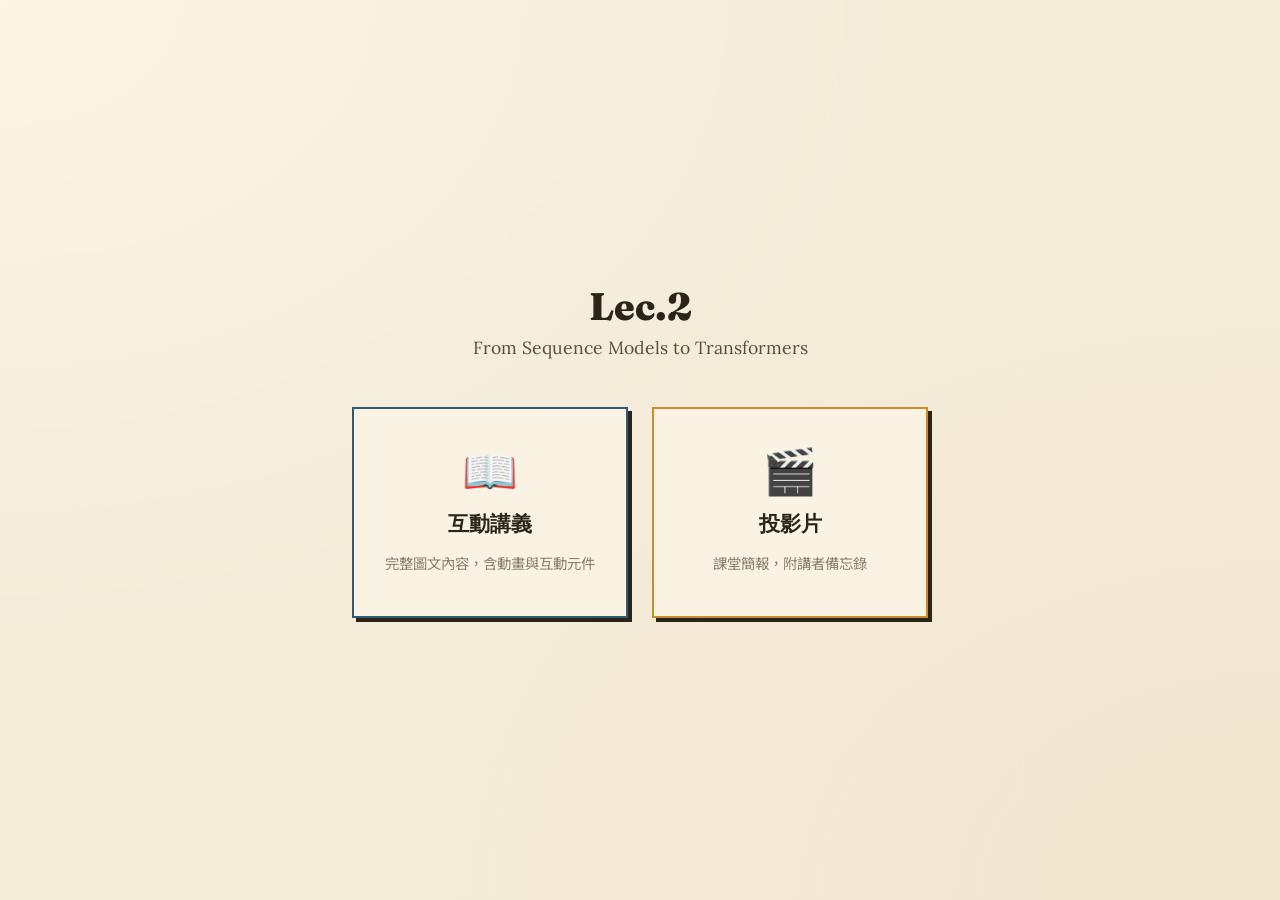
<file: index.html>
<!DOCTYPE html>
<html lang="zh-Hant">
<head>
<meta charset="UTF-8" />
<meta name="viewport" content="width=device-width, initial-scale=1.0" />
<title>Lec.2 — 序列模型 & 多模態</title>
<link rel="preconnect" href="https://fonts.googleapis.com">
<link rel="preconnect" href="https://fonts.gstatic.com" crossorigin>
<link href="https://fonts.googleapis.com/css2?family=Fraunces:ital,opsz,wght@0,9..144,400;0,9..144,600;0,9..144,800;1,9..144,500&family=Lora:ital,wght@0,400;0,500;0,600;1,400&family=Noto+Sans+TC:wght@400;500;700&display=swap" rel="stylesheet">
<style>
  :root {
    --bg: #f4ebd9;
    --bg-soft: #ebe0c8;
    --paper: #faf3e3;
    --ink: #2b2419;
    --ink-soft: #5a4f3e;
    --ink-faint: #8b7e68;
    --accent-red: #b6432a;
    --accent-green: #3f5d3a;
    --accent-mustard: #c98e2b;
    --accent-blue: #2f5b75;
    --line: #c8b896;
    --shadow: 4px 4px 0 #2b2419;
    --shadow-soft: 2px 2px 0 #8b7e68;
  }
  * { box-sizing: border-box; margin: 0; padding: 0; }
  html, body {
    background: var(--bg);
    color: var(--ink);
    font-family: 'Lora', 'Noto Sans TC', Georgia, serif;
    min-height: 100vh;
  }
  body {
    display: flex;
    align-items: center;
    justify-content: center;
    background:
      radial-gradient(ellipse at top left, rgba(255,250,235,0.7), transparent 50%),
      radial-gradient(ellipse at bottom right, rgba(201,142,43,0.06), transparent 50%),
      var(--bg);
  }
  .container {
    text-align: center;
    padding: 3rem 2rem;
    max-width: 640px;
    width: 100%;
  }
  h1 {
    font-family: 'Fraunces', serif;
    font-size: 2.4rem;
    font-weight: 800;
    margin-bottom: 0.4rem;
    color: var(--ink);
  }
  .subtitle {
    font-size: 1.1rem;
    color: var(--ink-soft);
    margin-bottom: 3rem;
  }
  .cards {
    display: grid;
    grid-template-columns: 1fr 1fr;
    gap: 1.5rem;
  }
  .card {
    display: flex;
    flex-direction: column;
    align-items: center;
    justify-content: center;
    gap: 1rem;
    padding: 2.5rem 1.5rem;
    background: var(--paper);
    border: 2px solid var(--line);
    box-shadow: var(--shadow);
    text-decoration: none;
    color: var(--ink);
    transition: transform 0.15s, box-shadow 0.15s;
  }
  .card:hover {
    transform: translate(-2px, -2px);
    box-shadow: 6px 6px 0 #2b2419;
  }
  .card-icon {
    font-size: 2.8rem;
    line-height: 1;
  }
  .card-title {
    font-family: 'Fraunces', serif;
    font-size: 1.3rem;
    font-weight: 600;
  }
  .card-desc {
    font-size: 0.9rem;
    color: var(--ink-faint);
    line-height: 1.5;
  }
  .card--web { border-color: var(--accent-blue); }
  .card--slide { border-color: var(--accent-mustard); }

  @media (max-width: 500px) {
    .cards { grid-template-columns: 1fr; }
    h1 { font-size: 1.8rem; }
  }
</style>
</head>
<body>
<div class="container">
  <h1>Lec.2</h1>
  <p class="subtitle">From Sequence Models to Transformers</p>
  <div class="cards">
    <a href="/web/" class="card card--web">
      <div class="card-icon">📖</div>
      <div class="card-title">互動講義</div>
      <div class="card-desc">完整圖文內容，含動畫與互動元件</div>
    </a>
    <a href="/slide/" class="card card--slide">
      <div class="card-icon">🎬</div>
      <div class="card-title">投影片</div>
      <div class="card-desc">課堂簡報，附講者備忘錄</div>
    </a>
  </div>
</div>
</body>
</html>
</file>
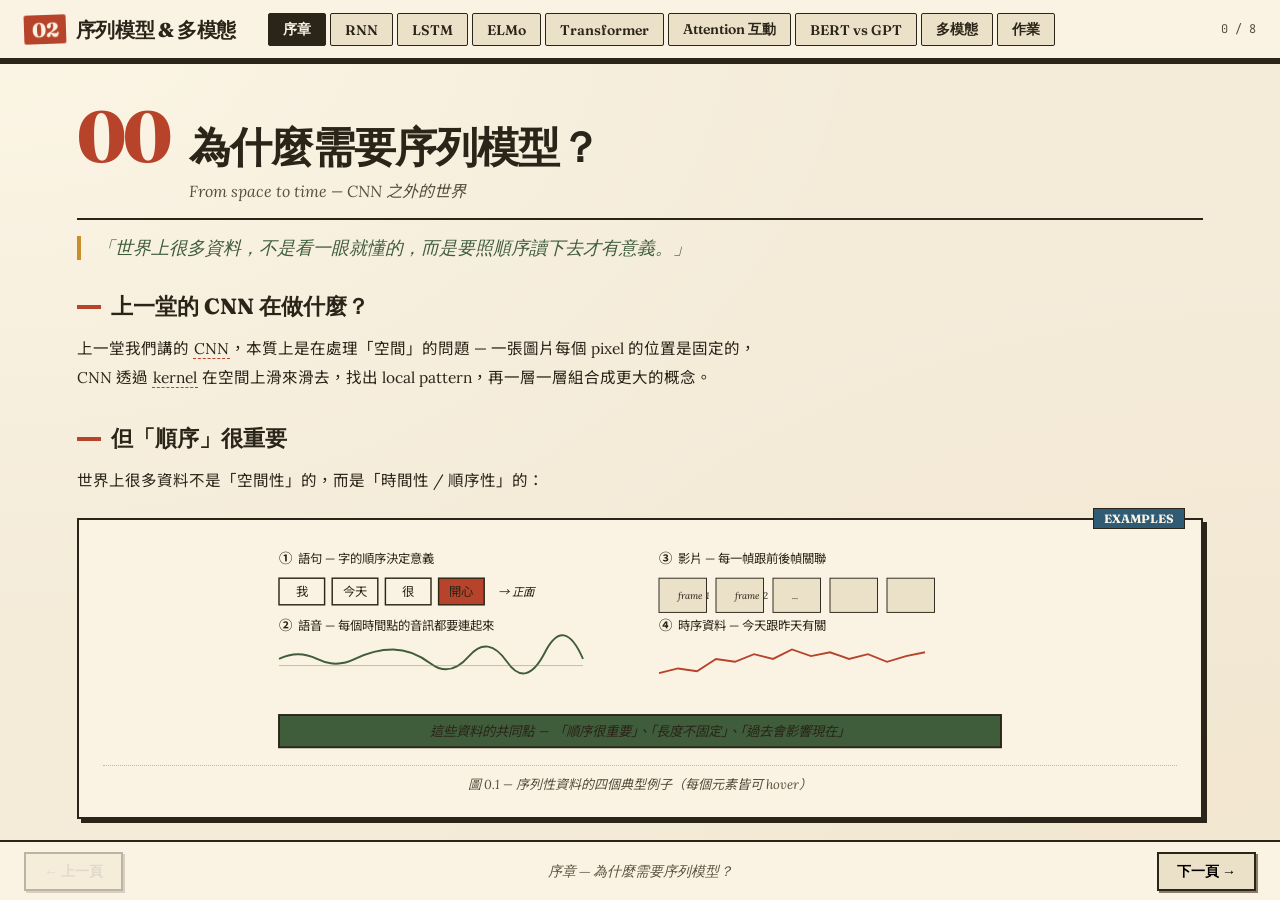
<file: web/index.html>
<!DOCTYPE html>
<html lang="zh-Hant">
<head>
<meta charset="UTF-8" />
<meta name="viewport" content="width=device-width, initial-scale=1.0" />
<title>Lec.2 — 序列模型 & 多模態</title>
<link rel="preconnect" href="https://fonts.googleapis.com">
<link rel="preconnect" href="https://fonts.gstatic.com" crossorigin>
<link href="https://fonts.googleapis.com/css2?family=Fraunces:ital,opsz,wght@0,9..144,400;0,9..144,600;0,9..144,800;1,9..144,500&family=Lora:ital,wght@0,400;0,500;0,600;1,400&family=JetBrains+Mono:wght@400;600&family=Noto+Sans+TC:wght@400;500;700&display=swap" rel="stylesheet">
<style>
  :root {
    --bg: #f4ebd9;
    --bg-soft: #ebe0c8;
    --paper: #faf3e3;
    --ink: #2b2419;
    --ink-soft: #5a4f3e;
    --ink-faint: #8b7e68;
    --accent-red: #b6432a;
    --accent-green: #3f5d3a;
    --accent-mustard: #c98e2b;
    --accent-blue: #2f5b75;
    --accent-pink: #d28a8a;
    --line: #c8b896;
    --line-strong: #8b7e68;
    --shadow: 4px 4px 0 #2b2419;
    --shadow-soft: 2px 2px 0 #8b7e68;
  }
  * { box-sizing: border-box; }
  html, body {
    margin: 0; padding: 0;
    background: var(--bg);
    color: var(--ink);
    font-family: 'Lora', 'Noto Sans TC', Georgia, serif;
    overflow: hidden;
    height: 100vh;
    width: 100vw;
  }
  /* === 純 CSS 漸層背景，無 noise filter（先前 lag 元兇） === */
  body {
    background:
      radial-gradient(ellipse at top left, rgba(255,250,235,0.7), transparent 50%),
      radial-gradient(ellipse at bottom right, rgba(201,142,43,0.06), transparent 50%),
      var(--bg);
  }

  /* === Top nav === */
  .topbar {
    position: fixed;
    top: 0; left: 0; right: 0;
    height: 60px;
    background: var(--paper);
    border-bottom: 2px solid var(--ink);
    display: flex;
    align-items: center;
    padding: 0 24px;
    z-index: 100;
    box-shadow: 0 4px 0 var(--ink);
  }
  .brand {
    font-family: 'Fraunces', serif;
    font-weight: 800;
    font-size: 20px;
    letter-spacing: -0.02em;
    margin-right: 32px;
  }
  .brand .num {
    background: var(--accent-red);
    color: var(--paper);
    padding: 2px 8px;
    margin-right: 6px;
    border-radius: 2px;
    transform: rotate(-2deg);
    display: inline-block;
  }
  .nav-tabs {
    display: flex;
    gap: 4px;
    flex: 1;
    overflow-x: auto;
    scrollbar-width: thin;
  }
  .nav-tab {
    font-family: 'Fraunces', serif;
    font-size: 14px;
    padding: 6px 14px;
    border: 1.5px solid var(--ink);
    background: var(--bg-soft);
    cursor: pointer;
    color: var(--ink);
    white-space: nowrap;
    border-radius: 2px;
    font-weight: 600;
    /* 用 transform 而非 margin/padding 動畫，走 GPU */
    transition: transform 0.15s ease, background-color 0.15s ease, box-shadow 0.15s ease;
    will-change: transform;
  }
  .nav-tab:hover {
    background: var(--accent-mustard);
    transform: translate3d(-2px, -2px, 0);
    box-shadow: 2px 2px 0 var(--ink);
  }
  .nav-tab.active {
    background: var(--ink);
    color: var(--paper);
  }
  .progress-bar {
    margin-left: 16px;
    font-family: 'JetBrains Mono', monospace;
    font-size: 12px;
    color: var(--ink-soft);
  }

  /* === Stage === */
  .stage {
    position: fixed;
    top: 60px;
    bottom: 60px;
    left: 0;
    right: 0;
    overflow-y: auto;
    overflow-x: hidden;
    z-index: 2;
  }
  .page {
    min-height: 100%;
    padding: 40px 6vw;
    display: none;
  }
  .page.active {
    display: block;
    animation: pageIn 0.45s cubic-bezier(0.22, 1, 0.36, 1);
  }
  @keyframes pageIn {
    0% { opacity: 0; transform: translate3d(0, 24px, 0); }
    100% { opacity: 1; transform: translate3d(0, 0, 0); }
  }

  /* === Stagger 進場 === */
  .page.active .page-header { animation: slideIn 0.55s cubic-bezier(0.22, 1, 0.36, 1) both; }
  .page.active .page-tagline { animation: slideIn 0.55s cubic-bezier(0.22, 1, 0.36, 1) 0.08s both; }
  .page.active .section-h { animation: slideIn 0.55s cubic-bezier(0.22, 1, 0.36, 1) both; }
  .page.active .figure-box { animation: figIn 0.7s cubic-bezier(0.22, 1, 0.36, 1) 0.12s both; }
  .page.active .demo-panel { animation: figIn 0.7s cubic-bezier(0.22, 1, 0.36, 1) 0.16s both; }
  .page.active .callout { animation: slideIn 0.55s cubic-bezier(0.22, 1, 0.36, 1) 0.1s both; }

  @keyframes slideIn {
    0% { opacity: 0; transform: translate3d(-12px, 0, 0); }
    100% { opacity: 1; transform: translate3d(0, 0, 0); }
  }
  @keyframes figIn {
    0% { opacity: 0; transform: translate3d(0, 16px, 0) scale(0.985); }
    100% { opacity: 1; transform: translate3d(0, 0, 0) scale(1); }
  }

  /* === Page structure === */
  .page-header {
    display: flex;
    align-items: baseline;
    gap: 20px;
    margin-bottom: 8px;
    border-bottom: 2px solid var(--ink);
    padding-bottom: 16px;
  }
  .page-num {
    font-family: 'Fraunces', serif;
    font-weight: 800;
    font-size: 72px;
    line-height: 1;
    color: var(--accent-red);
    letter-spacing: -0.04em;
  }
  .page-title {
    font-family: 'Fraunces', serif;
    font-weight: 800;
    font-size: 42px;
    line-height: 1.1;
    letter-spacing: -0.02em;
    margin: 0;
  }
  .page-sub {
    font-style: italic;
    color: var(--ink-soft);
    font-size: 16px;
    margin-top: 8px;
  }
  .page-tagline {
    font-family: 'Fraunces', serif;
    font-style: italic;
    font-size: 18px;
    color: var(--accent-green);
    margin: 16px 0 24px;
    padding-left: 16px;
    border-left: 4px solid var(--accent-mustard);
  }

  .section-h {
    font-family: 'Fraunces', serif;
    font-weight: 800;
    font-size: 22px;
    margin: 32px 0 12px;
    display: flex;
    align-items: center;
    gap: 10px;
  }
  .section-h::before {
    content: '';
    width: 24px;
    height: 4px;
    background: var(--accent-red);
    display: inline-block;
  }
  .body-p {
    font-size: 15.5px;
    line-height: 1.85;
    max-width: 70ch;
    margin: 8px 0 14px;
  }
  .body-p code, .inline-code {
    font-family: 'JetBrains Mono', monospace;
    background: var(--bg-soft);
    padding: 1px 6px;
    border-radius: 2px;
    font-size: 0.88em;
    border: 1px solid var(--line);
  }

  .callout {
    background: var(--paper);
    border: 2px solid var(--ink);
    box-shadow: var(--shadow);
    padding: 16px 20px;
    margin: 20px 0;
    max-width: 80ch;
    position: relative;
    transition: transform 0.2s ease, box-shadow 0.2s ease;
    will-change: transform;
  }
  .callout:hover {
    transform: translate3d(-2px, -2px, 0);
    box-shadow: 6px 6px 0 var(--ink);
  }
  .callout::before {
    content: attr(data-label);
    position: absolute;
    top: -12px;
    left: 16px;
    background: var(--accent-mustard);
    color: var(--ink);
    padding: 2px 10px;
    font-family: 'Fraunces', serif;
    font-weight: 700;
    font-size: 12px;
    letter-spacing: 0.1em;
    border: 1.5px solid var(--ink);
  }

  /* === Hover hint === */
  .hov {
    position: relative;
    cursor: help;
    border-bottom: 1.5px dashed var(--accent-red);
    padding: 0 1px;
    transition: background-color 0.15s ease;
  }
  .hov:hover { background: rgba(201,142,43,0.25); }
  .tip-popup {
    position: fixed;
    z-index: 200;
    background: var(--paper);
    border: 2px solid var(--ink);
    box-shadow: var(--shadow);
    padding: 12px 16px;
    max-width: 320px;
    font-size: 13.5px;
    line-height: 1.65;
    pointer-events: none;
    opacity: 0;
    transform: translate3d(0, 4px, 0);
    transition: opacity 0.12s ease, transform 0.12s ease;
    will-change: opacity, transform;
  }
  .tip-popup.show {
    opacity: 1;
    transform: translate3d(0, 0, 0);
  }
  .tip-popup .tip-title {
    font-family: 'Fraunces', serif;
    font-weight: 700;
    color: var(--accent-red);
    font-size: 14px;
    margin-bottom: 6px;
    display: block;
    border-bottom: 1px dotted var(--ink-soft);
    padding-bottom: 4px;
  }

  .two-col {
    display: grid;
    grid-template-columns: 1fr 1fr;
    gap: 32px;
    margin: 24px 0;
  }
  @media (max-width: 900px) { .two-col { grid-template-columns: 1fr; } }

  table.book {
    border-collapse: collapse;
    margin: 16px 0;
    background: var(--paper);
    border: 2px solid var(--ink);
    box-shadow: var(--shadow);
    font-size: 14px;
  }
  table.book th, table.book td {
    padding: 10px 14px;
    border-bottom: 1px solid var(--line);
    border-right: 1px solid var(--line);
    text-align: left;
  }
  table.book th {
    background: var(--accent-green);
    color: var(--paper);
    font-family: 'Fraunces', serif;
    font-weight: 700;
  }
  table.book tr:last-child td { border-bottom: 0; }
  table.book td:last-child, table.book th:last-child { border-right: 0; }
  table.book tbody tr { transition: background-color 0.15s ease; }
  table.book tbody tr:hover td { background: var(--bg-soft); }

  .figure-box {
    background: var(--paper);
    border: 2px solid var(--ink);
    box-shadow: var(--shadow);
    padding: 24px;
    margin: 24px 0;
    position: relative;
  }
  .figure-cap {
    font-style: italic;
    font-size: 13px;
    color: var(--ink-soft);
    text-align: center;
    margin-top: 12px;
    border-top: 1px dotted var(--line);
    padding-top: 8px;
  }
  .figure-tag {
    position: absolute;
    top: -12px;
    right: 16px;
    background: var(--accent-blue);
    color: var(--paper);
    padding: 2px 10px;
    font-family: 'Fraunces', serif;
    font-weight: 700;
    font-size: 12px;
    border: 1.5px solid var(--ink);
  }

  .demo-panel {
    background: var(--paper);
    border: 2px solid var(--ink);
    box-shadow: var(--shadow);
    padding: 24px;
    margin: 24px 0;
  }
  .demo-title {
    font-family: 'Fraunces', serif;
    font-weight: 700;
    font-size: 18px;
    color: var(--accent-red);
    margin: 0 0 12px;
    display: flex;
    align-items: center;
    gap: 8px;
  }
  .demo-title::before {
    content: '◆';
    color: var(--accent-mustard);
  }
  .demo-controls {
    display: flex;
    flex-wrap: wrap;
    gap: 16px;
    align-items: center;
    margin: 12px 0;
    padding: 12px;
    background: var(--bg-soft);
    border: 1px dashed var(--line-strong);
  }
  .ctrl-group {
    display: flex;
    flex-direction: column;
    gap: 4px;
    font-size: 13px;
  }
  .ctrl-group label {
    font-family: 'Fraunces', serif;
    font-weight: 600;
    color: var(--ink-soft);
    font-size: 12px;
    letter-spacing: 0.05em;
    text-transform: uppercase;
  }
  .ctrl-group input[type="range"] {
    width: 200px;
    accent-color: var(--accent-red);
  }
  .ctrl-group input[type="text"] {
    background: var(--paper);
    border: 1.5px solid var(--ink);
    padding: 6px 10px;
    font-family: 'Lora', 'Noto Sans TC', serif;
    font-size: 14px;
    width: 280px;
  }
  .ctrl-value {
    font-family: 'JetBrains Mono', monospace;
    font-size: 12px;
    color: var(--accent-red);
    font-weight: 600;
  }
  .btn {
    font-family: 'Fraunces', serif;
    font-weight: 600;
    background: var(--ink);
    color: var(--paper);
    border: 2px solid var(--ink);
    padding: 6px 16px;
    cursor: pointer;
    font-size: 14px;
    transition: transform 0.15s ease, background-color 0.15s ease, box-shadow 0.15s ease;
    will-change: transform;
  }
  .btn:hover {
    background: var(--accent-red);
    transform: translate3d(-1px, -1px, 0);
    box-shadow: 2px 2px 0 var(--ink);
  }
  .btn:active {
    transform: translate3d(1px, 1px, 0);
    box-shadow: 0 0 0 var(--ink);
  }
  .btn.secondary { background: var(--paper); color: var(--ink); }
  .btn.secondary:hover { background: var(--accent-mustard); }

  .bottombar {
    position: fixed;
    bottom: 0; left: 0; right: 0;
    height: 60px;
    background: var(--paper);
    border-top: 2px solid var(--ink);
    display: flex;
    align-items: center;
    justify-content: space-between;
    padding: 0 24px;
    z-index: 100;
  }
  .nav-arrow {
    font-family: 'Fraunces', serif;
    font-weight: 700;
    font-size: 14px;
    background: var(--bg-soft);
    border: 2px solid var(--ink);
    padding: 8px 18px;
    cursor: pointer;
    transition: transform 0.15s ease, background-color 0.15s ease, box-shadow 0.15s ease, color 0.15s ease;
    box-shadow: var(--shadow-soft);
    will-change: transform;
  }
  .nav-arrow:hover:not(:disabled) {
    background: var(--accent-red);
    color: var(--paper);
    transform: translate3d(-2px, -2px, 0);
    box-shadow: 4px 4px 0 var(--ink);
  }
  .nav-arrow:disabled {
    opacity: 0.3;
    cursor: not-allowed;
  }
  .nav-center {
    font-family: 'Fraunces', serif;
    font-style: italic;
    color: var(--ink-soft);
    font-size: 14px;
  }

  /* === SVG hover === */
  .node {
    cursor: help;
    transition: filter 0.15s ease;
  }
  .node:hover {
    filter: brightness(1.08) drop-shadow(0 2px 4px rgba(182,67,42,0.35));
  }
  text { font-family: 'Lora', 'Noto Sans TC', serif; fill: var(--ink); }

  .eq-block {
    text-align: center;
    margin: 16px auto;
    padding: 16px;
    background: var(--bg-soft);
    border: 1.5px dashed var(--line-strong);
    font-family: 'JetBrains Mono', monospace;
    font-size: 15px;
    max-width: 600px;
  }
  .eq {
    font-family: 'JetBrains Mono', monospace;
    font-size: 14px;
    background: var(--paper);
    padding: 10px 16px;
    border-left: 3px solid var(--accent-red);
    margin: 10px 0;
    display: inline-block;
  }

  .compare-grid {
    display: grid;
    grid-template-columns: repeat(auto-fit, minmax(260px, 1fr));
    gap: 16px;
    margin: 20px 0;
  }
  .compare-card {
    background: var(--paper);
    border: 2px solid var(--ink);
    padding: 16px;
    box-shadow: var(--shadow);
    transition: transform 0.2s cubic-bezier(0.22, 1, 0.36, 1), box-shadow 0.2s ease;
    will-change: transform;
  }
  .compare-card:hover {
    transform: translate3d(-3px, -3px, 0);
    box-shadow: 6px 6px 0 var(--ink);
  }
  .compare-card h4 {
    font-family: 'Fraunces', serif;
    margin: 0 0 8px;
    font-size: 18px;
    color: var(--accent-red);
  }
  .compare-card .meta {
    font-style: italic;
    color: var(--ink-soft);
    font-size: 12px;
    margin-bottom: 8px;
  }

  .stage::-webkit-scrollbar { width: 8px; }
  .stage::-webkit-scrollbar-track { background: var(--bg-soft); }
  .stage::-webkit-scrollbar-thumb { background: var(--ink-soft); }

  .hd-under {
    position: relative;
    display: inline-block;
  }
  .hd-under::after {
    content: '';
    position: absolute;
    left: -2px; right: -2px; bottom: -3px;
    height: 6px;
    background: url("data:image/svg+xml;utf8,<svg xmlns='http://www.w3.org/2000/svg' viewBox='0 0 100 6'><path d='M0,3 Q25,0 50,3 T100,3' stroke='%23b6432a' stroke-width='1.5' fill='none'/></svg>") repeat-x;
    background-size: 100px 6px;
  }

  /* ============================================================
     LSTM 動畫 — 用 CSS Grid + transition (而非每幀重畫 SVG)
     這是順暢動畫的關鍵：建一次結構，後續只改 CSS variable
     ============================================================ */
  .lstm-board {
    background: var(--bg-soft);
    border: 1px solid var(--line-strong);
    padding: 20px;
    border-radius: 4px;
  }
  .lstm-row { display: flex; align-items: center; gap: 12px; margin: 14px 0; }
  .lstm-row-label {
    font-family: 'Fraunces', serif;
    font-weight: 700;
    font-size: 13px;
    width: 120px;
    flex-shrink: 0;
  }
  .lstm-row-label small {
    display: block;
    font-family: 'JetBrains Mono', monospace;
    font-size: 10px;
    font-weight: 400;
    color: var(--ink-soft);
    margin-top: 2px;
  }
  .lstm-tokens {
    display: flex;
    gap: 8px;
    flex-wrap: wrap;
  }
  .lstm-token {
    padding: 8px 14px;
    background: var(--paper);
    border: 1.5px solid var(--ink);
    border-radius: 2px;
    font-family: 'JetBrains Mono', monospace;
    font-size: 13px;
    /* GPU 加速的 transform，順暢 */
    transition: background-color 0.45s cubic-bezier(0.22, 1, 0.36, 1),
                color 0.45s ease,
                transform 0.45s cubic-bezier(0.22, 1, 0.36, 1),
                box-shadow 0.45s ease;
    will-change: transform, background-color;
  }
  .lstm-token.past { background: var(--accent-mustard); }
  .lstm-token.active {
    background: var(--accent-red);
    color: var(--paper);
    transform: translate3d(0, -4px, 0) scale(1.08);
    box-shadow: 0 4px 0 var(--ink);
  }
  .lstm-grid {
    display: grid;
    grid-template-columns: repeat(4, 1fr);
    gap: 6px;
    flex: 1;
    max-width: 600px;
  }
  .lstm-cell {
    height: 48px;
    border: 1.5px solid var(--ink);
    display: flex;
    flex-direction: column;
    align-items: center;
    justify-content: center;
    font-family: 'JetBrains Mono', monospace;
    font-size: 11px;
    background: var(--paper);
    /* 用 CSS variable 控制色彩強度，過渡平滑 */
    transition: background-color 0.5s cubic-bezier(0.22, 1, 0.36, 1);
    position: relative;
    overflow: hidden;
  }
  .lstm-cell .label { font-size: 10px; color: var(--ink-soft); font-style: italic; }
  .lstm-cell .val {
    font-weight: 700;
    font-size: 13px;
    transition: color 0.4s ease;
  }
  .lstm-cell.gate-mustard { background: rgba(201, 142, 43, var(--intensity, 0)); }
  .lstm-cell.gate-green { background: rgba(63, 93, 58, var(--intensity, 0)); }
  .lstm-cell.gate-blue { background: rgba(47, 91, 117, var(--intensity, 0)); }
  .lstm-cell.gate-red { background: rgba(182, 67, 42, var(--intensity, 0)); }
  .lstm-cell[style*="--intensity: 0.7"] .val,
  .lstm-cell[style*="--intensity: 0.8"] .val,
  .lstm-cell[style*="--intensity: 0.9"] .val,
  .lstm-cell[style*="--intensity: 1"] .val {
    color: var(--paper);
  }

  .lstm-highway {
    height: 4px;
    background: linear-gradient(to right, transparent 0, var(--accent-red) 8%, var(--accent-red) 92%, transparent 100%);
    margin: 4px 0 12px;
    position: relative;
    overflow: hidden;
  }
  .lstm-highway::before {
    content: '';
    position: absolute;
    top: 0; left: 0;
    width: 30%; height: 100%;
    background: linear-gradient(to right, transparent, rgba(255, 240, 200, 0.9), transparent);
    transform: translateX(-100%);
    animation: highwayFlow 2.6s ease-in-out infinite;
    will-change: transform;
  }
  @keyframes highwayFlow {
    0% { transform: translateX(-100%); }
    100% { transform: translateX(370%); }
  }

  /* ============================================================
     Self-Attention 熱力圖 — 同樣只更新 cell 顏色，不重建 DOM
     ============================================================ */
  .attn-grid-wrap {
    display: inline-grid;
    gap: 2px;
    background: var(--ink);
    padding: 2px;
  }
  .attn-cell {
    display: flex;
    align-items: center;
    justify-content: center;
    font-family: 'JetBrains Mono', monospace;
    font-size: 9px;
    cursor: pointer;
    /* 注意這裡 — 顏色 transition 是順暢的關鍵 */
    transition: background-color 0.4s cubic-bezier(0.22, 1, 0.36, 1),
                color 0.3s ease,
                transform 0.15s ease;
    will-change: transform;
  }
  .attn-cell:hover {
    transform: scale(1.15);
    z-index: 10;
    box-shadow: 0 0 0 2px var(--accent-red);
  }
  .attn-cell.row-focus {
    box-shadow: inset 0 0 0 1.5px var(--accent-red);
  }
  .attn-header {
    font-family: 'JetBrains Mono', monospace;
    font-size: 10px;
    background: var(--paper);
    padding: 4px;
    text-align: center;
    transition: background-color 0.25s ease, color 0.25s ease;
  }
  .attn-header.row-focus {
    background: var(--accent-red);
    color: var(--paper);
    font-weight: 700;
  }
  .attn-header.col-focus {
    background: var(--accent-mustard);
    font-weight: 700;
  }

  /* === Bar 圖（用 HTML/CSS，不用 SVG，因 width transition 更順） === */
  .attn-bar-row {
    display: flex;
    align-items: center;
    gap: 8px;
    margin: 4px 0;
  }
  .attn-bar-label {
    width: 90px;
    text-align: right;
    font-family: 'JetBrains Mono', monospace;
    font-size: 11px;
    flex-shrink: 0;
    transition: color 0.2s ease;
  }
  .attn-bar-label.focus { color: var(--accent-red); font-weight: 700; }
  .attn-bar-track {
    flex: 1;
    height: 18px;
    background: var(--bg-soft);
    border: 1px solid var(--line);
    position: relative;
    overflow: hidden;
  }
  .attn-bar-fill {
    height: 100%;
    background: var(--accent-green);
    /* width transition 是 GPU friendly */
    transition: width 0.6s cubic-bezier(0.22, 1, 0.36, 1),
                background-color 0.3s ease;
    will-change: width;
    display: flex;
    align-items: center;
    justify-content: flex-end;
    padding-right: 6px;
    font-family: 'JetBrains Mono', monospace;
    font-size: 10px;
    color: var(--paper);
    font-weight: 700;
    min-width: 2px;
  }
  .attn-bar-fill.focus { background: var(--accent-red); }

  .token-chip {
    display: inline-block;
    padding: 6px 12px;
    margin: 4px;
    background: var(--paper);
    border: 1.5px solid var(--ink);
    border-radius: 2px;
    font-family: 'JetBrains Mono', monospace;
    font-size: 13px;
    cursor: pointer;
    box-shadow: 2px 2px 0 var(--line-strong);
    transition: transform 0.15s ease, background-color 0.15s ease, color 0.15s ease;
    will-change: transform;
  }
  .token-chip:hover {
    background: var(--accent-mustard);
    transform: translate3d(-1px, -1px, 0);
  }
  .token-chip.focus {
    background: var(--accent-red);
    color: var(--paper);
  }

  /* === RNN 攤開動畫：紅色 hidden state 流動點 === */
  @keyframes rnnPulse {
    0%, 100% { fill: #faf3e3; }
    50% { fill: #ffe9c8; }
  }
  .rnn-cell-anim { animation: rnnPulse 2.5s ease-in-out infinite; }
  .rnn-cell-anim:nth-of-type(2) { animation-delay: 0.2s; }
  .rnn-cell-anim:nth-of-type(3) { animation-delay: 0.4s; }
  .rnn-cell-anim:nth-of-type(4) { animation-delay: 0.6s; }

  .stamp {
    position: absolute;
    font-family: 'Fraunces', serif;
    font-weight: 800;
    font-size: 14px;
    color: var(--accent-red);
    border: 2px solid var(--accent-red);
    padding: 4px 10px;
    transform: rotate(-8deg);
    opacity: 0.7;
    letter-spacing: 0.1em;
    pointer-events: none;
  }

  /* === Accordion === */
  .accordion { margin: 16px 0; border: 2px solid var(--ink); background: var(--paper); }
  .accordion-header {
    padding: 14px 20px;
    cursor: pointer;
    font-family: 'Fraunces', serif;
    font-weight: 700;
    font-size: 15px;
    display: flex;
    justify-content: space-between;
    align-items: center;
    background: var(--bg-soft);
    transition: background-color 0.2s ease;
    user-select: none;
  }
  .accordion-header:hover { background: var(--accent-mustard); color: var(--paper); }
  .accordion-header::after { content: '▼'; font-size: 12px; transition: transform 0.3s ease; }
  .accordion.open .accordion-header::after { transform: rotate(180deg); }
  .accordion-body {
    max-height: 0;
    overflow: hidden;
    transition: max-height 0.4s cubic-bezier(0.22, 1, 0.36, 1), padding 0.3s ease;
    padding: 0 20px;
  }
  .accordion.open .accordion-body {
    max-height: 2000px;
    padding: 16px 20px;
  }

  /* === Quiz === */
  .quiz-panel { background: var(--paper); border: 2px solid var(--accent-green); padding: 20px; margin: 24px 0; box-shadow: var(--shadow); }
  .quiz-question { font-family: 'Fraunces', serif; font-weight: 700; font-size: 16px; margin-bottom: 14px; color: var(--accent-green); }
  .quiz-options { display: flex; flex-direction: column; gap: 8px; }
  .quiz-option {
    padding: 12px 16px;
    border: 2px solid var(--line-strong);
    cursor: pointer;
    font-size: 14px;
    transition: all 0.2s ease;
    background: var(--paper);
  }
  .quiz-option:hover { border-color: var(--accent-green); background: rgba(63,93,58,0.05); transform: translateX(4px); }
  .quiz-option.selected { border-color: var(--accent-blue); background: rgba(47,91,117,0.1); }
  .quiz-option.correct { border-color: var(--accent-green); background: rgba(63,93,58,0.15); }
  .quiz-option.wrong { border-color: var(--accent-red); background: rgba(182,67,42,0.1); opacity: 0.7; }
  .quiz-feedback { margin-top: 12px; padding: 12px; font-size: 14px; font-style: italic; border-left: 3px solid var(--accent-green); background: var(--bg-soft); display: none; }
  .quiz-feedback.show { display: block; }

  /* === Sub-tabs within page === */
  .sub-tabs { display: flex; gap: 4px; margin: 16px 0 0; border-bottom: 2px solid var(--ink); padding-bottom: 0; }
  .sub-tab {
    padding: 8px 16px;
    font-family: 'Fraunces', serif;
    font-weight: 600;
    font-size: 13px;
    cursor: pointer;
    border: 1.5px solid var(--ink);
    border-bottom: none;
    background: var(--bg-soft);
    margin-bottom: -2px;
    transition: background-color 0.15s ease;
  }
  .sub-tab:hover { background: var(--accent-mustard); }
  .sub-tab.active { background: var(--paper); border-bottom: 2px solid var(--paper); }
  .sub-content { display: none; padding: 20px 0; }
  .sub-content.active { display: block; }

  /* === Math block === */
  .math-block {
    text-align: center;
    margin: 20px auto;
    padding: 20px 24px;
    background: var(--paper);
    border: 2px solid var(--ink);
    box-shadow: var(--shadow-soft);
    font-family: 'JetBrains Mono', monospace;
    font-size: 16px;
    max-width: 650px;
    position: relative;
  }
  .math-block .math-label {
    position: absolute;
    top: -10px;
    left: 16px;
    background: var(--accent-red);
    color: var(--paper);
    padding: 2px 8px;
    font-family: 'Fraunces', serif;
    font-size: 11px;
    font-weight: 700;
  }

  /* === Progress dots === */
  .progress-dots { display: flex; gap: 6px; align-items: center; }
  .progress-dot {
    width: 10px; height: 10px;
    border-radius: 50%;
    border: 1.5px solid var(--ink);
    background: var(--bg-soft);
    transition: background-color 0.3s ease;
  }
  .progress-dot.visited { background: var(--accent-green); }
  .progress-dot.current { background: var(--accent-red); transform: scale(1.3); }

  /* === Drag match game === */
  .match-game { display: grid; grid-template-columns: 1fr 60px 1fr; gap: 12px; align-items: start; margin: 16px 0; }
  .match-col { display: flex; flex-direction: column; gap: 8px; }
  .match-item {
    padding: 10px 14px;
    border: 2px solid var(--ink);
    background: var(--paper);
    font-size: 13px;
    cursor: grab;
    transition: all 0.2s ease;
    box-shadow: var(--shadow-soft);
  }
  .match-item:hover { transform: translateY(-2px); box-shadow: var(--shadow); }
  .match-item.dragging { opacity: 0.5; }
  .match-item.matched { background: rgba(63,93,58,0.15); border-color: var(--accent-green); cursor: default; }
  .match-arrows { display: flex; flex-direction: column; align-items: center; justify-content: center; gap: 8px; font-size: 20px; color: var(--ink-soft); }

  /* === Computation step-by-step === */
  .step-viz { margin: 16px 0; padding: 16px; background: var(--bg-soft); border: 1px dashed var(--line-strong); }
  .step-row { display: flex; align-items: center; gap: 12px; margin: 8px 0; padding: 8px 12px; border-left: 3px solid transparent; transition: all 0.3s ease; }
  .step-row.highlight { border-left-color: var(--accent-red); background: rgba(182,67,42,0.05); }
  .step-num { font-family: 'Fraunces', serif; font-weight: 800; color: var(--accent-red); font-size: 18px; width: 30px; flex-shrink: 0; }
  .step-content { font-family: 'JetBrains Mono', monospace; font-size: 13px; }
  .step-explain { font-size: 12px; color: var(--ink-soft); font-style: italic; margin-top: 4px; font-family: 'Lora', serif; }

  /* 尊重使用者減動畫偏好 */
  @media (prefers-reduced-motion: reduce) {
    *, *::before, *::after {
      animation-duration: 0.01ms !important;
      transition-duration: 0.05s !important;
    }
  }

  /* === Demo Panel === */
  .demo-panel {
    margin: 28px 0;
    padding: 20px 24px;
    background: var(--paper);
    border: 2px solid var(--accent-mustard);
    border-radius: 12px;
    box-shadow: 3px 3px 0 rgba(201,142,43,0.15);
  }
  .demo-title {
    font-family: Fraunces, serif;
    font-weight: 800;
    font-size: 17px;
    color: var(--accent-mustard);
    margin: 0 0 8px;
    display: flex;
    align-items: center;
    gap: 8px;
  }
  .demo-title::before {
    content: '\25B6';
    font-size: 12px;
  }
  .demo-controls {
    display: flex;
    align-items: center;
    gap: 16px;
    flex-wrap: wrap;
    margin: 12px 0;
    padding: 12px 16px;
    background: var(--bg-soft);
    border: 1px solid var(--line);
    border-radius: 8px;
  }
  .ctrl-group {
    display: flex;
    align-items: center;
    gap: 8px;
  }
  .ctrl-group label {
    font-family: 'JetBrains Mono', monospace;
    font-size: 12px;
    font-weight: 600;
    color: var(--ink-soft);
  }
  .ctrl-group input[type="range"] {
    width: 120px;
    accent-color: var(--accent-mustard);
    cursor: pointer;
  }
  .ctrl-value {
    font-family: 'JetBrains Mono', monospace;
    font-size: 14px;
    font-weight: 700;
    color: var(--ink);
    min-width: 40px;
    text-align: center;
  }
  .btn.secondary {
    background: var(--bg-soft);
    color: var(--ink);
    border: 2px solid var(--ink);
    box-shadow: 2px 2px 0 var(--ink);
  }
  .btn.secondary:hover {
    background: var(--line);
    transform: translate(1px,1px);
    box-shadow: 1px 1px 0 var(--ink);
  }

  /* === Animations === */
  @keyframes fadeSlideUp {
    from { opacity: 0; transform: translateY(12px); }
    to { opacity: 1; transform: translateY(0); }
  }
  @keyframes pulse {
    0%, 100% { transform: scale(1); }
    50% { transform: scale(1.02); }
  }
  .demo-panel {
    animation: fadeSlideUp 0.5s ease-out both;
  }
  .demo-panel:hover {
    box-shadow: 4px 4px 0 rgba(201,142,43,0.25);
    transform: translateY(-2px);
    transition: transform 0.2s ease, box-shadow 0.2s ease;
  }
  .accordion-body {
    animation: fadeSlideUp 0.3s ease-out;
  }
  .page.active {
    animation: fadeSlideUp 0.35s ease-out;
  }
  .compare-card:hover {
    transform: translateY(-3px) scale(1.01);
    box-shadow: 0 4px 12px rgba(0,0,0,0.08);
    transition: all 0.2s ease;
  }
  .quiz-option:hover:not(.correct):not(.wrong) {
    transform: translateX(4px);
    border-color: var(--accent-mustard);
    transition: all 0.15s ease;
  }
  .nav-tab {
    transition: all 0.2s ease;
  }
  .nav-tab:hover {
    transform: translateY(-1px);
  }
</style>
</head>
<body>

<header class="topbar">
  <div class="brand"><span class="num">02</span> 序列模型 &amp; 多模態</div>
  <nav class="nav-tabs" id="navTabs">
    <button class="nav-tab active" data-page="0">序章</button>
    <button class="nav-tab" data-page="1">RNN</button>
    <button class="nav-tab" data-page="2">LSTM</button>
    <button class="nav-tab" data-page="3">ELMo</button>
    <button class="nav-tab" data-page="4">Transformer</button>
    <button class="nav-tab" data-page="5">Attention 互動</button>
    <button class="nav-tab" data-page="6">BERT vs GPT</button>
    <button class="nav-tab" data-page="7">多模態</button>
    <button class="nav-tab" data-page="8">作業</button>
  </nav>
  <div class="progress-bar" id="progBar">0 / 8</div>
</header>

<main class="stage" id="stage">

<!-- ============ PAGE 0 — 序章 ============ -->
<section class="page active" data-page="0">
  <div class="page-header">
    <div class="page-num">00</div>
    <div>
      <h1 class="page-title">為什麼需要序列模型？</h1>
      <div class="page-sub">From space to time — CNN 之外的世界</div>
    </div>
  </div>

  <p class="page-tagline">「世界上很多資料，不是看一眼就懂的，而是要照順序讀下去才有意義。」</p>

  <h2 class="section-h">上一堂的 CNN 在做什麼？</h2>
  <p class="body-p">
    上一堂我們講的 <span class="hov" data-title="CNN" data-tip="Convolutional Neural Network。用 kernel 在圖片上滑動，找局部 pattern，再層層組合成更大的概念。本質上處理的是「空間性」資料。">CNN</span>，本質上是在處理「空間」的問題 —
    一張圖片每個 pixel 的位置是固定的，CNN 透過 <span class="hov" data-title="Kernel / Filter" data-tip="一個小矩陣（例如 3x3），在輸入上滑動做卷積運算。同一個 kernel 在所有位置共享參數，這就是 weight sharing 的精神。">kernel</span> 在空間上滑來滑去，找出 local pattern，再一層一層組合成更大的概念。
  </p>

  <h2 class="section-h">但「順序」很重要</h2>
  <p class="body-p">世界上很多資料不是「空間性」的，而是「時間性 / 順序性」的：</p>

  <div class="figure-box">
    <span class="figure-tag">EXAMPLES</span>
    <svg viewBox="0 0 800 220" style="width:100%; max-width:760px; display:block; margin:0 auto;">
      <g transform="translate(20,20)">
        <text x="0" y="0" font-family="Fraunces" font-weight="700" font-size="14">①</text>
        <text x="20" y="0" font-size="13" fill="#5a4f3e">語句 — 字的順序決定意義</text>
        <g transform="translate(0,16)">
          <rect class="node" x="0" y="0" width="48" height="28" fill="#faf3e3" stroke="#2b2419" stroke-width="1.5" data-title="Token 1" data-tip="句子裡的第一個字。在序列模型裡，每個字會先被轉成一個向量（word embedding），再依序丟進模型。"/>
          <text x="24" y="19" text-anchor="middle" font-size="13">我</text>
          <rect class="node" x="56" y="0" width="48" height="28" fill="#faf3e3" stroke="#2b2419" stroke-width="1.5" data-title="Token 2" data-tip="第二個字。模型在處理它的時候，理想上應該『記得』前面看過『我』。"/>
          <text x="80" y="19" text-anchor="middle" font-size="13">今天</text>
          <rect class="node" x="112" y="0" width="48" height="28" fill="#faf3e3" stroke="#2b2419" stroke-width="1.5"/>
          <text x="136" y="19" text-anchor="middle" font-size="13">很</text>
          <rect class="node" x="168" y="0" width="48" height="28" fill="#b6432a" stroke="#2b2419" stroke-width="1.5" data-title="關鍵字位置" data-tip="這裡放『開心』還是『不開心』，整句話的情緒就完全相反。順序敏感的最簡例子。"/>
          <text x="192" y="19" text-anchor="middle" font-size="13" fill="#faf3e3">開心</text>
          <text x="230" y="19" font-size="12" font-style="italic" fill="#5a4f3e">→ 正面</text>
        </g>
      </g>

      <g transform="translate(20,90)">
        <text x="0" y="0" font-family="Fraunces" font-weight="700" font-size="14">②</text>
        <text x="20" y="0" font-size="13" fill="#5a4f3e">語音 — 每個時間點的音訊都要連起來</text>
        <g transform="translate(0,16)">
          <path d="M0,15 Q20,5 40,15 T80,15 T120,5 T160,20 T200,12 T240,18 T280,8 T320,15" stroke="#3f5d3a" stroke-width="2" fill="none" class="node" data-title="音訊波形" data-tip="語音是連續的時間訊號。傳統做法切成一個個 frame（例如每 25ms 一格），再把這些 frame 當成序列丟進模型。"/>
          <line x1="0" y1="22" x2="320" y2="22" stroke="#8b7e68" stroke-width="0.5"/>
        </g>
      </g>

      <g transform="translate(420,20)">
        <text x="0" y="0" font-family="Fraunces" font-weight="700" font-size="14">③</text>
        <text x="20" y="0" font-size="13" fill="#5a4f3e">影片 — 每一幀跟前後幀關聯</text>
        <g transform="translate(0,16)">
          <rect class="node" x="0" y="0" width="50" height="36" fill="#ebe0c8" stroke="#2b2419" data-title="Frame t" data-tip="影片的每一幀都是一張圖。但單獨看一幀看不出『動作』，必須跟前後幀一起看。"/>
          <rect class="node" x="60" y="0" width="50" height="36" fill="#ebe0c8" stroke="#2b2419"/>
          <rect class="node" x="120" y="0" width="50" height="36" fill="#ebe0c8" stroke="#2b2419"/>
          <rect class="node" x="180" y="0" width="50" height="36" fill="#ebe0c8" stroke="#2b2419"/>
          <rect class="node" x="240" y="0" width="50" height="36" fill="#ebe0c8" stroke="#2b2419"/>
          <text x="20" y="22" font-size="10" font-style="italic">frame 1</text>
          <text x="80" y="22" font-size="10" font-style="italic">frame 2</text>
          <text x="140" y="22" font-size="10" font-style="italic">...</text>
        </g>
      </g>

      <g transform="translate(420,90)">
        <text x="0" y="0" font-family="Fraunces" font-weight="700" font-size="14">④</text>
        <text x="20" y="0" font-size="13" fill="#5a4f3e">時序資料 — 今天跟昨天有關</text>
        <g transform="translate(0,16)">
          <polyline class="node" points="0,30 20,25 40,28 60,15 80,18 100,10 120,15 140,5 160,12 180,8 200,15 220,10 240,18 260,12 280,8" stroke="#b6432a" stroke-width="2" fill="none" data-title="時間序列" data-tip="股價、天氣、心電圖、感測器讀數都是這類資料。當前的值跟過去的歷史強烈相關。"/>
        </g>
      </g>

      <g transform="translate(20,180)">
        <rect x="0" y="0" width="760" height="34" fill="#3f5d3a" stroke="#2b2419" stroke-width="2"/>
        <text x="380" y="22" text-anchor="middle" fill="#faf3e3" font-family="Fraunces" font-size="14" font-style="italic">這些資料的共同點 — 「順序很重要」、「長度不固定」、「過去會影響現在」</text>
      </g>
    </svg>
    <div class="figure-cap">圖 0.1 — 序列性資料的四個典型例子（每個元素皆可 hover）</div>
  </div>

  <h2 class="section-h">CNN/MLP 處理不來的兩個問題</h2>
  <div class="two-col">
    <div class="callout" data-label="問題 1">
      <strong>輸入長度不固定</strong><br/>
      <span style="font-size:14px; color:var(--ink-soft);">
        <span class="hov" data-title="MLP" data-tip="Multi-Layer Perceptron，全連接神經網路。每一層都是 y = Wx + b，要求輸入維度固定。">MLP</span> 要求輸入是固定維度，但句子有長有短 — 一句 5 個字、另一句 50 個字，要怎麼塞進同一個模型？
      </span>
    </div>
    <div class="callout" data-label="問題 2">
      <strong>沒辦法記住前面的資訊</strong><br/>
      <span style="font-size:14px; color:var(--ink-soft);">
        每個輸入都被獨立處理，模型不知道「之前發生了什麼」。但語言、音訊、影片，缺了上下文就毫無意義。
      </span>
    </div>
  </div>

  <p class="page-tagline">
    所以我們需要一種新架構：它要能<span class="hd-under">記住過去</span>，然後用這個記憶幫助理解現在。<br/>
    這就是 <strong>RNN</strong> 出場的時刻。
  </p>

  <h2 class="section-h">本堂課的演進地圖</h2>
  <div class="figure-box">
    <span class="figure-tag">ROADMAP</span>
    <svg viewBox="0 0 880 240" style="width:100%; display:block; margin:0 auto;">
      <defs>
        <marker id="arrM" viewBox="0 0 10 10" refX="9" refY="5" markerWidth="6" markerHeight="6" orient="auto">
          <path d="M0,0 L10,5 L0,10 z" fill="#2b2419"/>
        </marker>
      </defs>
      <g class="node" data-title="RNN" data-tip="Recurrent Neural Network。最早能處理序列的架構。靠 hidden state 把過去資訊往後傳。但長序列會梯度消失。">
        <rect x="20" y="80" width="100" height="60" fill="#faf3e3" stroke="#2b2419" stroke-width="2"/>
        <text x="70" y="105" text-anchor="middle" font-family="Fraunces" font-weight="700" font-size="18">RNN</text>
        <text x="70" y="125" text-anchor="middle" font-size="11" font-style="italic" fill="#5a4f3e">1986</text>
      </g>
      <line x1="125" y1="110" x2="180" y2="110" stroke="#2b2419" stroke-width="1.5" marker-end="url(#arrM)"/>
      <g class="node" data-title="LSTM" data-tip="Long Short-Term Memory（1997）。引入 cell state 和三個 gate，解決長序列梯度問題。直到 2017 年都是序列模型主流。">
        <rect x="180" y="80" width="100" height="60" fill="#faf3e3" stroke="#2b2419" stroke-width="2"/>
        <text x="230" y="105" text-anchor="middle" font-family="Fraunces" font-weight="700" font-size="18">LSTM</text>
        <text x="230" y="125" text-anchor="middle" font-size="11" font-style="italic" fill="#5a4f3e">1997</text>
      </g>
      <line x1="285" y1="110" x2="380" y2="110" stroke="#2b2419" stroke-width="1.5" marker-end="url(#arrM)"/>
      <g class="node" data-title="ELMo" data-tip="Embeddings from Language Models（2018）。biLSTM 的最後輝煌，首次提出『contextualized embedding』 — 同一個字在不同句子裡有不同向量。">
        <rect x="180" y="20" width="100" height="50" fill="#d28a8a" stroke="#2b2419" stroke-width="2"/>
        <text x="230" y="42" text-anchor="middle" font-family="Fraunces" font-weight="700" font-size="16">ELMo</text>
        <text x="230" y="58" text-anchor="middle" font-size="10" font-style="italic">biLSTM 最後光輝</text>
      </g>
      <line x1="230" y1="80" x2="230" y2="70" stroke="#8b7e68" stroke-width="1" stroke-dasharray="3,3"/>
      <g class="node" data-title="Transformer" data-tip="Attention Is All You Need（2017）。完全丟掉 RNN，只用 self-attention。可以平行運算，長距離依賴一步到位。現代所有 LLM 的基礎。">
        <rect x="380" y="80" width="120" height="60" fill="#3f5d3a" stroke="#2b2419" stroke-width="2"/>
        <text x="440" y="105" text-anchor="middle" fill="#faf3e3" font-family="Fraunces" font-weight="700" font-size="18">Transformer</text>
        <text x="440" y="125" text-anchor="middle" fill="#faf3e3" font-size="11" font-style="italic">2017</text>
      </g>
      <line x1="505" y1="95" x2="600" y2="50" stroke="#2b2419" stroke-width="1.5" marker-end="url(#arrM)"/>
      <line x1="505" y1="125" x2="600" y2="170" stroke="#2b2419" stroke-width="1.5" marker-end="url(#arrM)"/>
      <g class="node" data-title="BERT" data-tip="Bidirectional Encoder Representations from Transformers（2018）。Encoder-only。雙向 self-attention + Masked LM 訓練。擅長理解類任務。">
        <rect x="600" y="20" width="100" height="60" fill="#c98e2b" stroke="#2b2419" stroke-width="2"/>
        <text x="650" y="45" text-anchor="middle" font-family="Fraunces" font-weight="700" font-size="18">BERT</text>
        <text x="650" y="62" text-anchor="middle" font-size="10" font-style="italic">Encoder-only · 理解</text>
      </g>
      <g class="node" data-title="GPT" data-tip="Generative Pre-trained Transformer（2018+）。Decoder-only。從左到右預測下一個字。後來變成所有 LLM（ChatGPT、Llama、Claude）的主流路線。">
        <rect x="600" y="140" width="100" height="60" fill="#2f5b75" stroke="#2b2419" stroke-width="2"/>
        <text x="650" y="165" text-anchor="middle" fill="#faf3e3" font-family="Fraunces" font-weight="700" font-size="18">GPT</text>
        <text x="650" y="182" text-anchor="middle" fill="#faf3e3" font-size="10" font-style="italic">Decoder-only · 生成</text>
      </g>
      <line x1="705" y1="50" x2="780" y2="105" stroke="#2b2419" stroke-width="1.5" marker-end="url(#arrM)"/>
      <line x1="705" y1="170" x2="780" y2="115" stroke="#2b2419" stroke-width="1.5" marker-end="url(#arrM)"/>
      <g class="node" data-title="多模態模型" data-tip="CLIP / BLIP / LLaVA 等。把不同模態（圖、文、音）壓到同一個向量空間，然後用 Transformer 處理。">
        <rect x="780" y="80" width="90" height="60" fill="#b6432a" stroke="#2b2419" stroke-width="2"/>
        <text x="825" y="105" text-anchor="middle" fill="#faf3e3" font-family="Fraunces" font-weight="700" font-size="14">多模態</text>
        <text x="825" y="125" text-anchor="middle" fill="#faf3e3" font-size="10" font-style="italic">CLIP/BLIP/LLaVA</text>
      </g>
      <text x="440" y="220" text-anchor="middle" font-style="italic" font-size="13" fill="#5a4f3e">從「記憶」到「注意力」，再到「跨模態對齊」 — 整個故事的脈絡</text>
    </svg>
    <div class="figure-cap">圖 0.2 — 演進地圖（每個方塊都可 hover）</div>
  </div>

  <div class="callout" data-label="如何使用本網頁">
    <p style="margin:6px 0; font-size:14px;">
      • <strong>頂部 tabs</strong> 直接跳到任何章節 ；<strong>底部箭頭</strong> 順序往下走，<strong>左右鍵盤</strong> 也能切換<br/>
      • <strong>所有 <span style="border-bottom:1.5px dashed var(--accent-red);">虛線標記的詞</span> 跟圖中元素都可以 hover</strong>，會出現詳細解釋<br/>
      • 互動 demo 在 <strong>RNN/LSTM/Self-Attention</strong> 三頁都有，可以親自玩
    </p>
  </div>
</section>


<!-- ============ PAGE 1 — RNN ============ -->
<section class="page" data-page="1">
  <div class="page-header">
    <div class="page-num">01</div>
    <div>
      <h1 class="page-title">RNN — 加一條「自己連到自己」的線</h1>
      <div class="page-sub">Recurrent Neural Network · 1986</div>
    </div>
  </div>

  <p class="page-tagline">「讓網路擁有記憶 — 這個想法簡單到令人感動。」</p>

  <h2 class="section-h">核心想法</h2>
  <p class="body-p">
    普通的神經網路是「輸入 → 隱藏層 → 輸出」，資訊只往前流。RNN 做了一件很簡單的事：<strong>把上一個時間點的隱藏層輸出，當作這一個時間點的額外輸入</strong>。
    這條多出來的線，就是所謂的 <span class="hov" data-title="Recurrent Connection" data-tip="循環連接。網路的某一層輸出會回流到自己（或前一層），讓資訊可以在時間軸上往後傳遞。這是 RNN 名字的由來。">recurrent connection</span>。
  </p>

  <h2 class="section-h">把 RNN 攤開來看</h2>
  <div class="figure-box">
    <span class="figure-tag">UNFOLD</span>
    <svg viewBox="0 0 820 280" style="width:100%; display:block;">
      <defs>
        <marker id="arr1" viewBox="0 0 10 10" refX="9" refY="5" markerWidth="6" markerHeight="6" orient="auto">
          <path d="M0,0 L10,5 L0,10 z" fill="#2b2419"/>
        </marker>
        <marker id="arrR" viewBox="0 0 10 10" refX="9" refY="5" markerWidth="6" markerHeight="6" orient="auto">
          <path d="M0,0 L10,5 L0,10 z" fill="#b6432a"/>
        </marker>
      </defs>
      <text x="100" y="20" text-anchor="middle" font-family="Fraunces" font-weight="700" font-size="14">折疊版</text>
      <g transform="translate(60,40)">
        <rect class="node rnn-cell-anim" x="20" y="80" width="80" height="60" fill="#faf3e3" stroke="#2b2419" stroke-width="2" data-title="RNN Cell" data-tip="同一個 cell（同一組權重 W）在每個時間步都被使用。這就是『權重共享』 — 不管字出現在哪個位置，處理它的方式都一樣。"/>
        <text x="60" y="115" text-anchor="middle" font-family="Fraunces" font-weight="700" font-size="14">RNN</text>
        <path d="M 100,100 C 140,80 140,140 100,120" stroke="#b6432a" stroke-width="2" fill="none" marker-end="url(#arrR)" class="node" data-title="Recurrent loop" data-tip="這條紅色的線就是『循環連接』。hidden state 自己連回自己 — 看起來像個圓圈，這就是 RNN 名字裡 'Recurrent' 的由來。"/>
        <text x="155" y="110" font-size="11" font-style="italic" fill="#b6432a">h_t → h_{t+1}</text>
        <line x1="60" y1="180" x2="60" y2="140" stroke="#2b2419" stroke-width="1.5" marker-end="url(#arr1)"/>
        <text x="60" y="195" text-anchor="middle" font-family="JetBrains Mono" font-size="12">x_t</text>
        <line x1="60" y1="80" x2="60" y2="40" stroke="#2b2419" stroke-width="1.5" marker-end="url(#arr1)"/>
        <text x="60" y="35" text-anchor="middle" font-family="JetBrains Mono" font-size="12">y_t</text>
      </g>
      <text x="290" y="140" font-family="Fraunces" font-style="italic" font-size="14" fill="#5a4f3e">攤開 →</text>
      <text x="600" y="20" text-anchor="middle" font-family="Fraunces" font-weight="700" font-size="14">攤開後（在時間軸上）</text>
      <g transform="translate(340,40)">
        <g>
          <rect class="node rnn-cell-anim" x="20" y="80" width="80" height="60" fill="#faf3e3" stroke="#2b2419" stroke-width="2" data-title="t=1 的 RNN Cell" data-tip="第一個時間步。它的輸入是 x₁ 和 h₀（初始 hidden state，通常是零向量）。輸出 h₁ 會傳給下一步。"/>
          <text x="60" y="115" text-anchor="middle" font-family="Fraunces" font-size="13">cell</text>
          <line x1="60" y1="160" x2="60" y2="140" stroke="#2b2419" stroke-width="1.5" marker-end="url(#arr1)"/>
          <text x="60" y="175" text-anchor="middle" font-family="JetBrains Mono" font-size="11">x₁</text>
          <text x="60" y="190" text-anchor="middle" font-size="10" font-style="italic" fill="#5a4f3e">"我"</text>
          <line x1="60" y1="80" x2="60" y2="60" stroke="#2b2419" stroke-width="1.5" marker-end="url(#arr1)"/>
          <text x="60" y="55" text-anchor="middle" font-family="JetBrains Mono" font-size="11">y₁</text>
        </g>
        <g transform="translate(110,0)">
          <rect class="node rnn-cell-anim" x="20" y="80" width="80" height="60" fill="#faf3e3" stroke="#2b2419" stroke-width="2" data-title="t=2 的 RNN Cell" data-tip="第二步。注意它跟左邊的 cell 是『同一個』 — 共享同一組權重。資訊透過 h₁ 從上一步傳進來。"/>
          <text x="60" y="115" text-anchor="middle" font-family="Fraunces" font-size="13">cell</text>
          <line x1="60" y1="160" x2="60" y2="140" stroke="#2b2419" stroke-width="1.5" marker-end="url(#arr1)"/>
          <text x="60" y="175" text-anchor="middle" font-family="JetBrains Mono" font-size="11">x₂</text>
          <text x="60" y="190" text-anchor="middle" font-size="10" font-style="italic" fill="#5a4f3e">"今天"</text>
          <line x1="60" y1="80" x2="60" y2="60" stroke="#2b2419" stroke-width="1.5" marker-end="url(#arr1)"/>
          <text x="60" y="55" text-anchor="middle" font-family="JetBrains Mono" font-size="11">y₂</text>
        </g>
        <g transform="translate(220,0)">
          <rect class="node rnn-cell-anim" x="20" y="80" width="80" height="60" fill="#faf3e3" stroke="#2b2419" stroke-width="2"/>
          <text x="60" y="115" text-anchor="middle" font-family="Fraunces" font-size="13">cell</text>
          <line x1="60" y1="160" x2="60" y2="140" stroke="#2b2419" stroke-width="1.5" marker-end="url(#arr1)"/>
          <text x="60" y="175" text-anchor="middle" font-family="JetBrains Mono" font-size="11">x₃</text>
          <text x="60" y="190" text-anchor="middle" font-size="10" font-style="italic" fill="#5a4f3e">"很"</text>
          <line x1="60" y1="80" x2="60" y2="60" stroke="#2b2419" stroke-width="1.5" marker-end="url(#arr1)"/>
          <text x="60" y="55" text-anchor="middle" font-family="JetBrains Mono" font-size="11">y₃</text>
        </g>
        <g transform="translate(330,0)">
          <rect class="node rnn-cell-anim" x="20" y="80" width="80" height="60" fill="#faf3e3" stroke="#2b2419" stroke-width="2"/>
          <text x="60" y="115" text-anchor="middle" font-family="Fraunces" font-size="13">cell</text>
          <line x1="60" y1="160" x2="60" y2="140" stroke="#2b2419" stroke-width="1.5" marker-end="url(#arr1)"/>
          <text x="60" y="175" text-anchor="middle" font-family="JetBrains Mono" font-size="11">x₄</text>
          <text x="60" y="190" text-anchor="middle" font-size="10" font-style="italic" fill="#5a4f3e">"開心"</text>
          <line x1="60" y1="80" x2="60" y2="60" stroke="#2b2419" stroke-width="1.5" marker-end="url(#arr1)"/>
          <text x="60" y="55" text-anchor="middle" font-family="JetBrains Mono" font-size="11">y₄</text>
        </g>
        <path id="rnnFlowPath" d="M 100,110 L 350,110" stroke="#b6432a" stroke-width="2" fill="none" marker-end="url(#arrR)" class="node" data-title="hidden state 流動" data-tip="記憶沿著紅線往後傳。每次傳遞都會經過矩陣 W_hh 的乘法。序列愈長，乘法次數愈多 → 梯度消失/爆炸。"/>
        <!-- 流動小圓點 — 只用 SMIL animateMotion，效能不錯 -->
        <circle r="4" fill="#b6432a">
          <animateMotion dur="3s" repeatCount="indefinite" path="M 100,110 L 350,110"/>
          <animate attributeName="opacity" values="0;1;1;0" keyTimes="0;0.05;0.95;1" dur="3s" repeatCount="indefinite"/>
        </circle>
      </g>
    </svg>
    <div class="figure-cap">圖 1.1 — RNN 折疊 vs 攤開（注意紅色小圓點：hidden state 在時間軸上的傳遞）</div>
  </div>

  <h2 class="section-h">數學長這樣</h2>
  <p class="body-p"><strong>① 更新 hidden state：</strong></p>
  <div class="eq-block">
    <span class="hov" data-title="hₜ" data-tip="第 t 步的 hidden state — 模型『目前的記憶』。維度通常是 128~1024。">h_t</span>
    = tanh(
    <span class="hov" data-title="W_xh" data-tip="把『輸入 x』投影到 hidden 空間的權重矩陣。所有時間步共享同一個。">W_xh</span> ·
    <span class="hov" data-title="xₜ" data-tip="第 t 步的輸入。例如句子的第 t 個字的 word embedding。">x_t</span> +
    <span class="hov" data-title="W_hh" data-tip="把『上一步記憶』投影到新記憶空間的權重矩陣。這是 RNN 的核心 — 也是梯度問題的元兇，因為它會被反覆相乘。">W_hh</span> ·
    <span class="hov" data-title="hₜ₋₁" data-tip="上一步的 hidden state。第一步 t=1 時通常設為零向量。">h_{t-1}</span> +
    <span class="hov" data-title="b_h" data-tip="偏置項（bias）。神經網路的標配，讓模型可以平移輸出。">b_h</span>
    )
  </div>

  <p class="body-p"><strong>② 產生輸出：</strong></p>
  <div class="eq-block">
    <span class="hov" data-title="yₜ" data-tip="第 t 步的輸出。可以是分類的 logits、下一個字的機率分布等。">y_t</span>
    =
    <span class="hov" data-title="W_hy" data-tip="把 hidden state 轉成輸出空間的權重。例如做語言模型時，輸出空間是整個詞彙表（vocabulary），維度可能上萬。">W_hy</span>
    · h_t + b_y
  </div>

  <h2 class="section-h">兩個重要觀念</h2>
  <div class="callout" data-label="① 權重共享">
    <p class="body-p" style="margin:0;">
      RNN 處理一句 10 個字的句子，<strong>不是用 10 組不同的權重</strong>，而是<span class="hd-under">同一組</span> W_xh, W_hh, W_hy 用 10 次。
      這跟 CNN 的 kernel 共享是同樣的精神 — 不管字出現在哪個位置，處理它的方式都應該一樣。<br/><br/>
      <em style="color:var(--ink-soft);">→ 結論：RNN 可以處理任意長度的輸入，因為參數量跟序列長度無關。</em>
    </p>
  </div>

  <div class="callout" data-label="② BPTT">
    <p class="body-p" style="margin:0;">
      訓練 RNN 的方法叫做 <span class="hov" data-title="Backpropagation Through Time" data-tip="把 RNN 在時間軸上攤開，變成一個很深的前饋網路，然後用普通反向傳播去算梯度。深度 = 序列長度。">「時間上的反向傳播」</span>。
      把 RNN 在時間軸攤開（如上圖右），就會變成一個很深的前饋網路 — 然後用一般的反向傳播算梯度就好。
    </p>
  </div>

  <h2 class="section-h">RNN 的致命傷 — 梯度消失/爆炸</h2>
  <p class="body-p">
    當序列很長，反向傳播要經過很多層 W_hh 的乘法。<br/>
    想像一下：如果 W_hh 的某個 <span class="hov" data-title="Eigenvalue" data-tip="特徵值。一個矩陣反覆作用在向量上時，向量會被沿著特徵向量方向縮放，縮放比例就是特徵值。">eigenvalue</span> 是 0.9：
  </p>
  <div class="eq-block">0.9¹⁰ ≈ 0.35　　0.9³⁰ ≈ 0.04　　0.9⁵⁰ ≈ 0.005　← 梯度消失</div>
  <div class="eq-block">1.1¹⁰ ≈ 2.6　　1.1³⁰ ≈ 17.4　　1.1⁵⁰ ≈ 117　← 梯度爆炸</div>
  <p class="body-p">
    結論：RNN 在實務上很難記住超過 10~20 步以前的資訊。下面這個小 demo 給你直接看數字。
  </p>

  <!-- ===== DEMO 1: 梯度消失模擬器 ===== -->
  <div class="demo-panel">
    <h3 class="demo-title">梯度消失/爆炸 互動模擬器</h3>
    <p style="font-size:14px; margin:0 0 12px; color:var(--ink-soft);">
      拉動 slider 改變權重大小（W_hh 的 eigenvalue）和序列長度，看看梯度在 BPTT 過程中會變成什麼樣子。
    </p>
    <div class="demo-controls">
      <div class="ctrl-group">
        <label>權重大小 W (eigenvalue)</label>
        <input type="range" id="gradW" min="0.5" max="1.5" step="0.01" value="0.9"/>
        <span class="ctrl-value" id="gradWVal">0.90</span>
      </div>
      <div class="ctrl-group">
        <label>序列長度 T</label>
        <input type="range" id="gradT" min="5" max="100" step="1" value="30"/>
        <span class="ctrl-value" id="gradTVal">30</span>
      </div>
    </div>
    <svg id="gradSvg" viewBox="0 0 700 240" style="width:100%; background:var(--bg-soft); border:1px solid var(--line-strong);"></svg>
    <div id="gradMsg" style="margin-top:8px; font-style:italic; color:var(--accent-red); font-size:14px;"></div>
  </div>

  <!-- ===== DEMO: RNN 即時句子處理器 ===== -->
  <div class="demo-panel">
    <h3 class="demo-title">RNN 即時句子處理器</h3>
    <p style="font-size:14px; margin:0 0 12px; color:var(--ink-soft);">
      輸入一段文字，看 RNN 如何逐字更新 hidden state。h_t 是累積到第 t 步為止的「記憶摘要」。越後面的字，前面的記憶就越淡（梯度消失）。
    </p>
    <div class="demo-controls">
      <input type="text" id="rnnInput" value="我今天很開心" placeholder="輸入任何句子..." style="flex:1; min-width:180px; padding:8px 12px; border:2px solid var(--ink); font-family:inherit; font-size:14px; background:var(--paper);"/>
      <button class="btn" id="rnnRun">逐步播放</button>
      <button class="btn secondary" id="rnnReset">重置</button>
    </div>
    <div id="rnnViz" style="padding:12px; background:var(--bg-soft); border:1px solid var(--line-strong); min-height:80px; overflow-x:auto;"></div>
    <div id="rnnInsight" style="margin-top:10px; font-size:13px; font-style:italic; color:var(--ink-soft);">
      點擊「逐步播放」看每個字如何改變 hidden state 的向量值。
    </div>
  </div>

  <div class="accordion">
    <div class="accordion-body">
      <p class="body-p">假設 hidden size = 2，embedding size = 2：</p>
      <p class="body-p">
        字的 embedding：好=[1, 0]、開=[0, 1]、心=[1, 1]<br/>
        W_xh = [[0.5, 0.3], [0.2, 0.7]]<br/>
        W_hh = [[0.1, 0.4], [0.6, 0.2]]<br/>
        初始 h₀ = [0, 0]
      </p>
      <div class="step-viz">
        <div class="step-row highlight">
          <div class="step-num">1</div>
          <div>
            <div class="step-content">t=1 讀到「好」，x₁=[1, 0]</div>
            <div class="step-explain">h₁ = tanh(W_xh·[1,0] + W_hh·[0,0]) = tanh([0.5, 0.2]) = [0.46, 0.20]</div>
          </div>
        </div>
        <div class="step-row">
          <div class="step-num">2</div>
          <div>
            <div class="step-content">t=2 讀到「開」，x₂=[0, 1]</div>
            <div class="step-explain">h₂ = tanh([0.3, 0.7] + [0.126, 0.316]) = tanh([0.426, 1.016]) = [0.40, 0.77]</div>
          </div>
        </div>
        <div class="step-row">
          <div class="step-num">3</div>
          <div>
            <div class="step-content">t=3 讀到「心」，x₃=[1, 1]</div>
            <div class="step-explain">h₃ = tanh(W_xh·[1,1] + W_hh·[0.40, 0.77]) — h₃ 包含了三個字的全部資訊</div>
          </div>
        </div>
      </div>
      <p class="body-p">注意 h₂ 裡面同時包含了「好」和「開」的資訊 — 這就是 RNN 的「記憶」。到 h₃ 時，三個字的語意全部被壓縮在一個 2 維向量裡。</p>
    </div>
  </div>

  <div class="quiz-panel" data-quiz="rnn1">
    <div class="quiz-question">RNN 的 hidden state h_t 同時包含了哪些資訊？</div>
    <div class="quiz-options">
      <div class="quiz-option" data-correct="true">從 t=1 到 t 的所有輸入的摘要</div>
      <div class="quiz-option">只有當前時間步 t 的輸入</div>
      <div class="quiz-option">未來所有時間步的輸入</div>
      <div class="quiz-option">整個 batch 的平均值</div>
    </div>
    <div class="quiz-feedback">正確！h_t 是從第一步到目前為止所有輸入的壓縮摘要。這也是為什麼序列太長時，早期的資訊會被「壓碎」（梯度消失的直觀解釋）。</div>
  </div>

  <p class="page-tagline">這個梯度問題就是 LSTM 要解決的事情。</p>
</section>


<!-- ============ PAGE 2 — LSTM ============ -->
<section class="page" data-page="2">
  <div class="page-header">
    <div class="page-num">02</div>
    <div>
      <h1 class="page-title">LSTM — 給模型一條「高速公路」</h1>
      <div class="page-sub">Long Short-Term Memory · Hochreiter &amp; Schmidhuber, 1997</div>
    </div>
  </div>

  <p class="page-tagline">「與其反覆改寫記憶，不如另外開一條路讓它幾乎原封不動傳下去。」</p>

  <h2 class="section-h">核心 insight</h2>
  <p class="body-p">
    LSTM 的關鍵想法是：與其讓記憶被反覆 matrix multiply 搞到消失，不如<strong>另外開一條通道</strong>，讓記憶可以幾乎原封不動地一路傳下去，<strong>只在必要的時候才修改它</strong>。
    這條額外的通道就是 <span class="hov" data-title="Cell State C_t" data-tip="LSTM 的『主要記憶體』。它在時間軸上幾乎是直接傳遞的（只做加法和元素相乘），這就是它能避免梯度消失的關鍵。">cell state</span>。
  </p>

  <h2 class="section-h">LSTM Cell — 完整解剖圖</h2>
  <div class="figure-box">
    <span class="figure-tag">ANATOMY</span>
    <svg viewBox="0 0 880 360" style="width:100%; display:block;">
      <defs>
        <marker id="arrL" viewBox="0 0 10 10" refX="9" refY="5" markerWidth="6" markerHeight="6" orient="auto">
          <path d="M0,0 L10,5 L0,10 z" fill="#2b2419"/>
        </marker>
        <marker id="arrLR" viewBox="0 0 10 10" refX="9" refY="5" markerWidth="6" markerHeight="6" orient="auto">
          <path d="M0,0 L10,5 L0,10 z" fill="#b6432a"/>
        </marker>
      </defs>
      <rect x="120" y="40" width="640" height="280" fill="#faf3e3" stroke="#2b2419" stroke-width="2" stroke-dasharray="6,4"/>
      <text x="130" y="60" font-family="Fraunces" font-style="italic" font-size="12" fill="#5a4f3e">LSTM Cell</text>

      <line x1="40" y1="90" x2="840" y2="90" stroke="#b6432a" stroke-width="3" marker-end="url(#arrLR)" class="node" data-title="Cell State 高速公路" data-tip="紅色這條線就是 cell state C_t。它幾乎不被矩陣相乘，只做選擇性的加法和乘法 → 梯度可以幾乎無損地傳播 → 解決梯度消失。"/>
      <text x="50" y="80" font-family="JetBrains Mono" font-size="12" fill="#b6432a">C_{t-1}</text>
      <text x="800" y="80" font-family="JetBrains Mono" font-size="12" fill="#b6432a">C_t</text>

      <!-- 高速公路上的流動圓點 — 三個錯時放發 -->
      <circle r="4" fill="#b6432a">
        <animateMotion dur="4s" repeatCount="indefinite" path="M 50,90 L 800,90"/>
        <animate attributeName="opacity" values="0;1;1;0" keyTimes="0;0.05;0.95;1" dur="4s" repeatCount="indefinite"/>
      </circle>
      <circle r="4" fill="#b6432a">
        <animateMotion dur="4s" repeatCount="indefinite" begin="1.3s" path="M 50,90 L 800,90"/>
        <animate attributeName="opacity" values="0;1;1;0" keyTimes="0;0.05;0.95;1" dur="4s" begin="1.3s" repeatCount="indefinite"/>
      </circle>
      <circle r="4" fill="#b6432a">
        <animateMotion dur="4s" repeatCount="indefinite" begin="2.6s" path="M 50,90 L 800,90"/>
        <animate attributeName="opacity" values="0;1;1;0" keyTimes="0;0.05;0.95;1" dur="4s" begin="2.6s" repeatCount="indefinite"/>
      </circle>

      <g class="node" data-title="Forget Gate f_t" data-tip="forget gate = σ(W_f·[h_{t-1}, x_t] + b_f)。輸出 0~1 的向量，0 代表完全忘掉、1 代表完全保留。會跟舊 cell state 元素相乘。">
        <circle cx="220" cy="90" r="18" fill="#c98e2b" stroke="#2b2419" stroke-width="2"/>
        <text x="220" y="95" text-anchor="middle" font-family="JetBrains Mono" font-weight="700" font-size="14">×</text>
        <text x="220" y="135" text-anchor="middle" font-family="Fraunces" font-weight="700" font-size="13">forget</text>
        <text x="220" y="150" text-anchor="middle" font-size="11" font-style="italic" fill="#5a4f3e">f_t = σ(...)</text>
      </g>
      <line x1="220" y1="170" x2="220" y2="200" stroke="#2b2419" stroke-width="1.5"/>

      <g class="node" data-title="Input Gate i_t" data-tip="input gate = σ(W_i·[h_{t-1}, x_t] + b_i)。決定『要寫入多少』新資訊。">
        <circle cx="380" cy="90" r="18" fill="#c98e2b" stroke="#2b2419" stroke-width="2"/>
        <text x="380" y="95" text-anchor="middle" font-family="JetBrains Mono" font-weight="700" font-size="14">+</text>
        <text x="380" y="135" text-anchor="middle" font-family="Fraunces" font-weight="700" font-size="13">input</text>
        <text x="380" y="150" text-anchor="middle" font-size="11" font-style="italic" fill="#5a4f3e">i_t · C̃_t</text>
      </g>
      <line x1="380" y1="170" x2="380" y2="200" stroke="#2b2419" stroke-width="1.5"/>

      <g class="node" data-title="候選新內容 C̃_t" data-tip="candidate = tanh(W_C·[h_{t-1}, x_t] + b_C)。tanh 把值壓到 -1~1，這是『準備要寫進記憶的新內容』。">
        <rect x="340" y="220" width="80" height="34" fill="#3f5d3a" stroke="#2b2419" stroke-width="2"/>
        <text x="380" y="242" text-anchor="middle" fill="#faf3e3" font-family="JetBrains Mono" font-size="12">tanh</text>
      </g>

      <g class="node" data-title="Output Gate o_t" data-tip="output gate = σ(W_o·[h_{t-1}, x_t] + b_o)。決定 cell state 的哪些部分要露出來變成 hidden state h_t。">
        <circle cx="600" cy="90" r="18" fill="#c98e2b" stroke="#2b2419" stroke-width="2"/>
        <text x="600" y="95" text-anchor="middle" font-family="JetBrains Mono" font-weight="700" font-size="13">×</text>
        <text x="600" y="135" text-anchor="middle" font-family="Fraunces" font-weight="700" font-size="13">output</text>
        <text x="600" y="150" text-anchor="middle" font-size="11" font-style="italic" fill="#5a4f3e">o_t</text>
      </g>

      <g class="node" data-title="tanh(C_t)" data-tip="把更新後的 cell state 透過 tanh 壓到 -1~1，再被 output gate 篩選 → 變成 h_t。">
        <rect x="560" y="170" width="80" height="34" fill="#3f5d3a" stroke="#2b2419" stroke-width="2"/>
        <text x="600" y="192" text-anchor="middle" fill="#faf3e3" font-family="JetBrains Mono" font-size="12">tanh</text>
      </g>
      <line x1="600" y1="108" x2="600" y2="170" stroke="#2b2419" stroke-width="1.5" marker-end="url(#arrL)"/>

      <line x1="180" y1="320" x2="700" y2="320" stroke="#2b2419" stroke-width="1.5"/>
      <text x="100" y="325" font-family="JetBrains Mono" font-size="12" fill="#2b2419">h_{t-1}, x_t</text>

      <line x1="220" y1="320" x2="220" y2="108" stroke="#8b7e68" stroke-width="1" stroke-dasharray="3,3"/>
      <line x1="380" y1="320" x2="380" y2="108" stroke="#8b7e68" stroke-width="1" stroke-dasharray="3,3"/>
      <line x1="380" y1="254" x2="380" y2="280" stroke="#8b7e68" stroke-width="1" stroke-dasharray="3,3"/>
      <line x1="600" y1="320" x2="600" y2="108" stroke="#8b7e68" stroke-width="1" stroke-dasharray="3,3"/>

      <line x1="640" y1="187" x2="780" y2="187" stroke="#2b2419" stroke-width="1.5" marker-end="url(#arrL)"/>
      <text x="800" y="192" font-family="JetBrains Mono" font-size="12">h_t</text>

      <g transform="translate(680,220)">
        <text x="0" y="0" font-family="Fraunces" font-style="italic" font-size="12" fill="#5a4f3e">圖例</text>
        <circle cx="10" cy="20" r="6" fill="#c98e2b" stroke="#2b2419"/>
        <text x="22" y="24" font-size="11">Gate</text>
        <rect x="4" y="34" width="12" height="12" fill="#3f5d3a" stroke="#2b2419"/>
        <text x="22" y="44" font-size="11">tanh</text>
        <line x1="0" y1="60" x2="20" y2="60" stroke="#b6432a" stroke-width="3"/>
        <text x="26" y="63" font-size="11">cell state</text>
      </g>
    </svg>
    <div class="figure-cap">圖 2.1 — LSTM Cell（紅色高速公路上有三顆流動的小點 — 那就是記憶的傳遞）</div>
  </div>

  <h2 class="section-h">三個 Gate 在做什麼？</h2>
  <div class="compare-grid">
    <div class="compare-card">
      <h4>① Forget Gate</h4>
      <div class="meta">要「忘掉什麼」</div>
      <div class="eq" style="font-size:12px;">f_t = σ(W_f · [h_{t-1}, x_t] + b_f)</div>
      <p class="body-p" style="margin:8px 0;">
        <span class="hov" data-title="Sigmoid σ" data-tip="把任意實數壓到 0~1 區間。在 gate 裡面，0 代表完全關閉、1 代表完全打開。">Sigmoid</span>
        把每個維度壓到 0~1。<strong>0 代表完全忘掉，1 代表完全保留。</strong>
      </p>
    </div>
    <div class="compare-card">
      <h4>② Input Gate</h4>
      <div class="meta">要「寫入什麼」</div>
      <div class="eq" style="font-size:12px;">
        i_t = σ(W_i·[h_{t-1}, x_t]+b_i)<br/>
        C̃_t = tanh(W_C·[h_{t-1}, x_t]+b_C)
      </div>
      <p class="body-p" style="margin:8px 0;">
        分兩部分：<code>i_t</code> 是「寫入閥門」，<code>C̃_t</code> 是「準備要寫的內容」。
      </p>
    </div>
    <div class="compare-card">
      <h4>③ Output Gate</h4>
      <div class="meta">要「輸出什麼」</div>
      <div class="eq" style="font-size:12px;">
        o_t = σ(W_o·[h_{t-1}, x_t]+b_o)<br/>
        h_t = o_t ⊙ tanh(C_t)
      </div>
      <p class="body-p" style="margin:8px 0;">
        cell state 可能存了一堆東西，但這個時間點不見得每個都要輸出。
      </p>
    </div>
  </div>

  <h2 class="section-h">關鍵公式 — Cell State 更新</h2>
  <div class="eq-block" style="font-size:18px;">
    C_t = <span style="color:var(--accent-red);">f_t ⊙ C_{t-1}</span> + <span style="color:var(--accent-green);">i_t ⊙ C̃_t</span>
  </div>
  <p class="body-p">
    這個式子有多漂亮 — 注意它是<strong>加法</strong>不是乘法：因為是相加 → 梯度可以沿 cell state 高速公路幾乎無損傳回去 → <strong>不會梯度消失</strong>。
  </p>

  <!-- ===== DEMO 2: LSTM 時間步動畫 (CSS-based, 順暢) ===== -->
  <div class="demo-panel">
    <h3 class="demo-title">LSTM 時間步動畫 — 一步一步看記憶怎麼更新</h3>
    <p style="font-size:14px; margin:0 0 12px; color:var(--ink-soft);">
      用「The cat sat on the mat」逐步展示 4 維 cell state 的演化。色塊深淺 = gate 開啟強度，所有過渡都是 GPU 加速的 CSS transition。
    </p>
    <div class="demo-controls">
      <button class="btn" id="lstmPlay">▶ 自動播放</button>
      <button class="btn secondary" id="lstmStep">下一步 →</button>
      <button class="btn secondary" id="lstmReset">↺ 重置</button>
      <span class="ctrl-value" id="lstmStepInfo">step 0 / 6</span>
    </div>

    <div class="lstm-board">
      <div class="lstm-row">
        <div class="lstm-row-label">當前 Token<small>x_t</small></div>
        <div class="lstm-tokens" id="lstmTokens"></div>
      </div>

      <div class="lstm-row" style="margin-top:18px;">
        <div class="lstm-row-label" style="color:var(--accent-red);">Cell State<small>C_t（記憶高速公路）</small></div>
        <div class="lstm-grid" id="lstmCellGrid"></div>
      </div>
      <div style="display:flex; gap:12px;"><div style="width:132px;"></div><div class="lstm-highway" style="flex:1; max-width:600px;"></div></div>

      <div class="lstm-row">
        <div class="lstm-row-label" style="color:var(--accent-mustard);">Forget Gate<small>f_t（要忘多少）</small></div>
        <div class="lstm-grid" id="lstmForgetGrid"></div>
      </div>

      <div class="lstm-row">
        <div class="lstm-row-label" style="color:var(--accent-green);">Input Gate<small>i_t（要寫多少）</small></div>
        <div class="lstm-grid" id="lstmInputGrid"></div>
      </div>

      <div class="lstm-row">
        <div class="lstm-row-label" style="color:var(--accent-blue);">Output Gate<small>o_t（要露多少）</small></div>
        <div class="lstm-grid" id="lstmOutputGrid"></div>
      </div>

      <div class="lstm-row">
        <div class="lstm-row-label">h_t 輸出<small>= o_t ⊙ tanh(C_t)</small></div>
        <div class="lstm-grid" id="lstmHiddenGrid"></div>
      </div>
    </div>
    <div id="lstmMsg" style="margin-top:12px; padding:10px 14px; background:var(--bg-soft); border-left:3px solid var(--accent-green); font-style:italic; font-size:14px; min-height:20px;"></div>
  </div>

  <div class="callout" data-label="一句話總結">
    <p style="margin:6px 0; font-size:15px;">
      RNN 是「強迫每個時間點都重寫記憶」，<br/>
      LSTM 是「<strong>讓模型自己決定什麼時候要改記憶、改哪裡、改成什麼</strong>」。
    </p>
  </div>

  <!-- ===== DEMO: Gradient Flow 動畫 — RNN vs LSTM ===== -->
  <div class="demo-panel">
    <h3 class="demo-title">Gradient Flow 動畫 — RNN vs LSTM</h3>
    <p style="font-size:14px; margin:0 0 12px; color:var(--ink-soft);">
      觀察梯度如何在 RNN 和 LSTM 中反向傳播。RNN 的梯度經過每層會被乘一個小於 1 的數（衰減），LSTM 的 cell state 高速公路讓梯度幾乎不變。
    </p>
    <div class="demo-controls">
      <button class="btn" id="gradStart">播放動畫</button>
      <div class="ctrl-group">
        <label>序列長度</label>
        <input type="range" id="gradLen" min="4" max="12" step="1" value="8"/>
        <span class="ctrl-value" id="gradLenVal">8</span>
      </div>
    </div>
    <div style="display:grid; grid-template-columns:1fr 1fr; gap:16px;">
      <div>
        <div style="font-family:Fraunces; font-weight:700; font-size:13px; margin-bottom:8px; color:var(--accent-red);">RNN 梯度（逐層衰減）</div>
        <div id="gradRnn" style="display:flex; gap:4px; align-items:flex-end; height:100px; padding:8px; background:var(--bg-soft); border:1px solid var(--line);"></div>
      </div>
      <div>
        <div style="font-family:Fraunces; font-weight:700; font-size:13px; margin-bottom:8px; color:var(--accent-green);">LSTM 梯度（高速公路保護）</div>
        <div id="gradLstm" style="display:flex; gap:4px; align-items:flex-end; height:100px; padding:8px; background:var(--bg-soft); border:1px solid var(--line);"></div>
      </div>
    </div>
    <div id="gradInsight" style="margin-top:10px; font-size:13px; font-style:italic; color:var(--ink-soft);">
      紅色：RNN 的梯度隨步數指數衰減。綠色：LSTM 的 cell state 讓梯度保持穩定。這就是為什麼 LSTM 能記住長距離依賴。
    </div>
  </div>

  <div class="accordion">
    <div class="accordion-header">具體例子：LSTM 如何記住主詞「貓」</div>
    <div class="accordion-body">
      <p class="body-p">假設模型在處理：「<strong>那隻黑色的貓</strong>，在經過了很多條街道和巷弄之後，最後終於<strong>回到了家</strong>」</p>
      <div class="step-viz">
        <div class="step-row highlight">
          <div class="step-num">1</div>
          <div>
            <div class="step-content">讀到「貓」</div>
            <div class="step-explain">Input gate i_t ≈ 1，把「主詞=貓」寫進 cell state。Forget gate f_t ≈ 1，保留之前的資訊。</div>
          </div>
        </div>
        <div class="step-row">
          <div class="step-num">2</div>
          <div>
            <div class="step-content">讀到「經過了很多條街道和巷弄」（中間十幾個字）</div>
            <div class="step-explain">Forget gate 持續 ≈ 1（保留「貓」）。Input gate ≈ 0.1（幾乎不寫入，這些字不重要）。Output gate ≈ 0.3（只輸出少量）。</div>
          </div>
        </div>
        <div class="step-row highlight">
          <div class="step-num">3</div>
          <div>
            <div class="step-content">讀到「回到了」→ 需要知道主詞是誰</div>
            <div class="step-explain">Output gate o_t ≈ 1，把 cell state 中「貓」的資訊完整輸出。模型知道是「貓」回到了家。</div>
          </div>
        </div>
      </div>
      <p class="body-p">即使中間隔了十幾個字，因為 forget gate 一直輸出接近 1，cell state 上的「貓」資訊就被原封不動地保留下來。這就是「高速公路」的威力。</p>
    </div>
  </div>

  <div class="quiz-panel" data-quiz="lstm1">
    <div class="quiz-question">為什麼 LSTM 的 cell state 更新用「加法」而不是「乘法」？</div>
    <div class="quiz-options">
      <div class="quiz-option">因為加法計算速度比較快</div>
      <div class="quiz-option" data-correct="true">因為加法讓梯度可以幾乎無損地沿 cell state 傳回去，不會消失</div>
      <div class="quiz-option">因為加法可以讓模型記住更多東西</div>
      <div class="quiz-option">純粹是 Hochreiter 的個人偏好</div>
    </div>
    <div class="quiz-feedback">正確！反向傳播時 ∂C_t/∂C_{t-1} = f_t（接近 1 的值），而不是像 RNN 的 W_hh 連乘。加法結構讓梯度沿著 cell state 高速公路幾乎無損傳播。</div>
  </div>

  <h2 class="section-h">順帶一提：GRU</h2>
  <p class="body-p">
    <span class="hov" data-title="GRU" data-tip="Gated Recurrent Unit（2014）。Cho 等人提出。把 forget 和 input gate 合併成 update gate，再加一個 reset gate；cell state 跟 hidden state 也合併。">GRU</span>
    是 LSTM 的簡化版 — 把三個 gate 合成兩個（update + reset），cell state 和 hidden state 也合併。參數比較少，效果通常跟 LSTM 差不多。
  </p>
</section>


<!-- ============ PAGE 3 — ELMo ============ -->
<section class="page" data-page="3">
  <div class="page-header">
    <div class="page-num">03</div>
    <div>
      <h1 class="page-title">ELMo — biLSTM 的最後光輝</h1>
      <div class="page-sub">Embeddings from Language Models · Peters et al., 2018</div>
    </div>
  </div>

  <p class="page-tagline">「字的向量，應該根據它在句子裡的上下文來決定。」</p>

  <h2 class="section-h">在 ELMo 之前 — Word2Vec / GloVe 的限制</h2>
  <p class="body-p">在 ELMo 之前，大家用的是 Word2Vec 或 GloVe — <strong>每個字對應一個固定向量</strong>。問題是：</p>

  <div class="two-col">
    <div class="callout" data-label="例子 1">
      <p style="margin:0; font-size:14px;">
        I deposit money in the <strong style="color:var(--accent-red);">bank</strong><br/>
        <em style="color:var(--ink-soft);">→ "bank" 是金融機構</em>
      </p>
    </div>
    <div class="callout" data-label="例子 2">
      <p style="margin:0; font-size:14px;">
        I sit by the river <strong style="color:var(--accent-red);">bank</strong><br/>
        <em style="color:var(--ink-soft);">→ "bank" 是河岸</em>
      </p>
    </div>
  </div>
  <p class="body-p">
    這兩個 "bank" 在 Word2Vec 裡是<strong>完全一樣的向量</strong>，但意思完全不同。<br/>
    ELMo 的核心想法：<span class="hd-under">字的向量應該根據它在句子裡的上下文動態產生</span>。
  </p>

  <h2 class="section-h">ELMo 的三層架構</h2>

  <div class="figure-box">
    <span class="figure-tag">ARCHITECTURE</span>
    <svg viewBox="0 0 880 480" style="width:100%; display:block;">
      <defs>
        <marker id="arrE" viewBox="0 0 10 10" refX="9" refY="5" markerWidth="6" markerHeight="6" orient="auto">
          <path d="M0,0 L10,5 L0,10 z" fill="#2b2419"/>
        </marker>
      </defs>

      <text x="40" y="450" font-family="Fraunces" font-weight="700" font-size="13">輸入</text>
      <g class="node" data-title="字元級輸入" data-tip="ELMo 不是直接吃 word embedding，而是吃字元（character）。這樣可以處理沒看過的字（OOV）、新造詞、罕見人名等。">
        <rect x="40" y="420" width="800" height="40" fill="#faf3e3" stroke="#2b2419" stroke-width="2"/>
        <text x="80" y="445" font-family="JetBrains Mono" font-size="13">b</text>
        <text x="105" y="445" font-family="JetBrains Mono" font-size="13">a</text>
        <text x="130" y="445" font-family="JetBrains Mono" font-size="13">n</text>
        <text x="155" y="445" font-family="JetBrains Mono" font-size="13">k</text>
        <text x="200" y="445" font-family="JetBrains Mono" font-size="13" fill="#5a4f3e">_</text>
        <text x="230" y="445" font-family="JetBrains Mono" font-size="13">a</text>
        <text x="255" y="445" font-family="JetBrains Mono" font-size="13">c</text>
        <text x="280" y="445" font-family="JetBrains Mono" font-size="13">c</text>
        <text x="305" y="445" font-family="JetBrains Mono" font-size="13">o</text>
        <text x="330" y="445" font-family="JetBrains Mono" font-size="13">u</text>
        <text x="355" y="445" font-family="JetBrains Mono" font-size="13">n</text>
        <text x="380" y="445" font-family="JetBrains Mono" font-size="13">t</text>
        <text x="700" y="445" font-style="italic" fill="#8b7e68" font-size="11">(每個字拆成字元)</text>
      </g>

      <line x1="200" y1="420" x2="200" y2="385" stroke="#2b2419" stroke-width="1.5" marker-end="url(#arrE)"/>
      <text x="40" y="370" font-family="Fraunces" font-weight="700" font-size="13">第 0 層</text>
      <g class="node" data-title="Character-level CNN + Highway" data-tip="2048 個 character n-gram conv filter 抓不同長度的字根，再經過 2 層 Highway Network（類似 residual），最後 linear projection 到 512 維。產出 context-independent 的 token representation x_k^LM。">
        <rect x="40" y="335" width="800" height="50" fill="#c98e2b" stroke="#2b2419" stroke-width="2"/>
        <text x="440" y="358" text-anchor="middle" font-family="Fraunces" font-weight="700" font-size="14">Character CNN  +  2-layer Highway  +  Linear Projection</text>
        <text x="440" y="376" text-anchor="middle" font-size="11" font-style="italic">2048 個 char n-gram filter　→　512 維 token representation</text>
      </g>

      <line x1="440" y1="335" x2="440" y2="295" stroke="#2b2419" stroke-width="1.5" marker-end="url(#arrE)"/>
      <text x="40" y="280" font-family="Fraunces" font-weight="700" font-size="13">第 1 層</text>
      <g class="node" data-title="biLSTM Layer 1" data-tip="第一層雙向 LSTM。Forward 從左到右、Backward 從右到左，兩方向的輸出 concat。Hidden 4096 維 → projection 回 512 維。研究發現這層比較會學語法資訊。">
        <rect x="40" y="240" width="395" height="50" fill="#3f5d3a" stroke="#2b2419" stroke-width="2"/>
        <text x="237" y="263" text-anchor="middle" fill="#faf3e3" font-family="Fraunces" font-weight="700" font-size="14">→ Forward LSTM (Layer 1)</text>
        <text x="237" y="280" text-anchor="middle" fill="#faf3e3" font-size="11" font-style="italic">4096 hidden, 512 dim projection</text>
        <rect x="445" y="240" width="395" height="50" fill="#3f5d3a" stroke="#2b2419" stroke-width="2"/>
        <text x="642" y="263" text-anchor="middle" fill="#faf3e3" font-family="Fraunces" font-weight="700" font-size="14">← Backward LSTM (Layer 1)</text>
        <text x="642" y="280" text-anchor="middle" fill="#faf3e3" font-size="11" font-style="italic">4096 hidden, 512 dim projection</text>
      </g>

      <line x1="237" y1="240" x2="237" y2="200" stroke="#2b2419" stroke-width="1.5" marker-end="url(#arrE)"/>
      <line x1="642" y1="240" x2="642" y2="200" stroke="#2b2419" stroke-width="1.5" marker-end="url(#arrE)"/>
      <text x="40" y="185" font-family="Fraunces" font-weight="700" font-size="13">第 2 層</text>
      <g class="node" data-title="biLSTM Layer 2 (+ Residual)" data-tip="第二層 biLSTM，從第 1 層的輸出再學一次。論文還加了 residual connection（從第 1 層直接連到第 2 層）。研究發現這層比較會學語意資訊。">
        <rect x="40" y="145" width="395" height="50" fill="#3f5d3a" stroke="#2b2419" stroke-width="2"/>
        <text x="237" y="168" text-anchor="middle" fill="#faf3e3" font-family="Fraunces" font-weight="700" font-size="14">→ Forward LSTM (Layer 2)</text>
        <text x="237" y="185" text-anchor="middle" fill="#faf3e3" font-size="11" font-style="italic">+ residual</text>
        <rect x="445" y="145" width="395" height="50" fill="#3f5d3a" stroke="#2b2419" stroke-width="2"/>
        <text x="642" y="168" text-anchor="middle" fill="#faf3e3" font-family="Fraunces" font-weight="700" font-size="14">← Backward LSTM (Layer 2)</text>
        <text x="642" y="185" text-anchor="middle" fill="#faf3e3" font-size="11" font-style="italic">+ residual</text>
      </g>

      <line x1="237" y1="145" x2="237" y2="105" stroke="#2b2419" stroke-width="1.5" marker-end="url(#arrE)"/>
      <line x1="642" y1="145" x2="642" y2="105" stroke="#2b2419" stroke-width="1.5" marker-end="url(#arrE)"/>
      <line x1="440" y1="335" x2="440" y2="105" stroke="#8b7e68" stroke-width="1" stroke-dasharray="4,4"/>
      <g class="node" data-title="Task-specific 加權合成" data-tip="ELMo embedding = γ · Σ s_j · h_j。s_j 是每層的權重（softmax 過的），會根據下游任務學出來；γ 是整體縮放。低層偏語法、高層偏語意，所以不同任務會給不同權重。">
        <rect x="40" y="55" width="800" height="50" fill="#b6432a" stroke="#2b2419" stroke-width="2"/>
        <text x="440" y="78" text-anchor="middle" fill="#faf3e3" font-family="Fraunces" font-weight="700" font-size="14">ELMo = γ · Σ_j  s_j · h_j</text>
        <text x="440" y="96" text-anchor="middle" fill="#faf3e3" font-size="11" font-style="italic">三層的加權平均（s_j 對下游任務 learnable）</text>
      </g>
      <line x1="440" y1="55" x2="440" y2="25" stroke="#2b2419" stroke-width="1.5" marker-end="url(#arrE)"/>
      <text x="440" y="20" text-anchor="middle" font-family="Fraunces" font-weight="700" font-size="14" fill="#b6432a">Contextualized Embedding</text>
    </svg>
    <div class="figure-cap">圖 3.1 — ELMo 完整三層架構</div>
  </div>

  <h2 class="section-h">數學表達</h2>
  <p class="body-p">對每個 token <code>t_k</code>，L 層 biLM 會產生 <strong>2L+1 = 5 個</strong> representation（L=2）：</p>
  <div class="eq-block">R_k = { x_k^{LM},  →h_{k,j}^{LM},  ←h_{k,j}^{LM}  |  j = 1, 2 }</div>
  <div class="eq-block">ELMo_k^{task} = γ^{task} · Σ_{j=0}^{L} s_j^{task} · h_{k,j}^{LM}</div>

  <h2 class="section-h">不同層學到不同東西</h2>
  <table class="book">
    <tbody>
      <tr><th>層</th><th>傾向學到什麼</th><th>適合的下游任務</th></tr>
      <tr><td>Char CNN（第 0 層）</td><td>字形、拼寫、字根</td><td>對未知詞的處理</td></tr>
      <tr><td>biLSTM 第 1 層</td><td>語法（POS、依存關係）</td><td>詞性標註（POS tagging）</td></tr>
      <tr><td>biLSTM 第 2 層</td><td>語意（word sense）</td><td>語意消歧（WSD）</td></tr>
    </tbody>
  </table>

  <!-- ===== DEMO: Word Embedding 向量算術 ===== -->
  <div class="demo-panel">
    <h3 class="demo-title">Word Embedding 向量算術遊樂場</h3>
    <p style="font-size:14px; margin:0 0 12px; color:var(--ink-soft);">
      Word2Vec 最知名的特性：向量之間可以做算術！選不同的詞組合看結果。這展示了 embedding 空間有「語意結構」。
    </p>
    <div class="demo-controls" style="flex-wrap:wrap; gap:8px;">
      <select id="embedA" style="padding:6px 12px; border:1.5px solid var(--ink); font-family:inherit; background:var(--paper);">
        <option value="king">king</option>
        <option value="tokyo">Tokyo</option>
        <option value="walking">walking</option>
        <option value="bigger">bigger</option>
      </select>
      <span style="font-family:Fraunces; font-weight:700; font-size:20px;"> − </span>
      <select id="embedB" style="padding:6px 12px; border:1.5px solid var(--ink); font-family:inherit; background:var(--paper);">
        <option value="man">man</option>
        <option value="japan">Japan</option>
        <option value="walked">walked</option>
        <option value="big">big</option>
      </select>
      <span style="font-family:Fraunces; font-weight:700; font-size:20px;"> + </span>
      <select id="embedC" style="padding:6px 12px; border:1.5px solid var(--ink); font-family:inherit; background:var(--paper);">
        <option value="woman">woman</option>
        <option value="france">France</option>
        <option value="swimming">swimming</option>
        <option value="small">small</option>
      </select>
      <span style="font-family:Fraunces; font-weight:700; font-size:20px;"> ≈ </span>
      <span id="embedResult" style="font-family:'JetBrains Mono'; font-weight:700; font-size:18px; color:var(--accent-red); padding:6px 12px; border:2px solid var(--accent-red); background:var(--paper);">queen</span>
    </div>
    <div id="embedExplain" style="margin-top:12px; padding:12px; background:var(--bg-soft); border-left:3px solid var(--accent-mustard); font-size:13px;">
      「king - man + woman = queen」代表 embedding 空間中存在一個「性別」方向。沿著這個方向移動，就是在改變詞的性別屬性，而保留其他語意（如「皇室」）。
    </div>
  </div>

  <div class="accordion">
    <div class="accordion-header">深入理解：Word2Vec vs ELMo 的核心差異</div>
    <div class="accordion-body">
      <p class="body-p"><strong>Word2Vec / GloVe（靜態 embedding）：</strong></p>
      <div class="step-viz">
        <div class="step-row">
          <div class="step-num">1</div>
          <div>
            <div class="step-content">訓練：用大語料庫學「字跟字之間的共現關係」</div>
            <div class="step-explain">CBOW：用周圍的字預測中間的字。Skip-gram：用中間的字預測周圍的字。</div>
          </div>
        </div>
        <div class="step-row">
          <div class="step-num">2</div>
          <div>
            <div class="step-content">結果：每個字得到一個「固定向量」，不管出現在什麼句子裡都一樣</div>
            <div class="step-explain">king - man + woman ≈ queen 這類向量算術是它的經典特性</div>
          </div>
        </div>
      </div>
      <p class="body-p"><strong>ELMo（動態 embedding）：</strong></p>
      <div class="step-viz">
        <div class="step-row highlight">
          <div class="step-num">1</div>
          <div>
            <div class="step-content">訓練：在大語料上做 Language Model（預測下一個字 / 前一個字）</div>
            <div class="step-explain">Forward LM：P(w_t | w_1, ..., w_{t-1})。Backward LM：P(w_t | w_{t+1}, ..., w_T)。</div>
          </div>
        </div>
        <div class="step-row highlight">
          <div class="step-num">2</div>
          <div>
            <div class="step-content">使用時：把句子丟進去，取 biLSTM 每一層的輸出做加權平均</div>
            <div class="step-explain">同一個 "bank" 在不同句子裡得到不同的向量 — 因為上下文不同！</div>
          </div>
        </div>
      </div>
      <p class="body-p"><strong>OOV（Out-Of-Vocabulary）問題：</strong>Word2Vec 遇到沒見過的字（如 "ChatGPT"）就完全崩潰。但 ELMo 用字元 CNN 從字母 C-h-a-t-G-P-T 中抽特徵，即使沒見過也能猜出大致含義（如 "-GPT" 可能暗示技術相關）。</p>
    </div>
  </div>

  <div class="quiz-panel" data-quiz="elmo1">
    <div class="quiz-question">ELMo 為什麼用「字元級 CNN」作為第一層，而不是直接用 word embedding？</div>
    <div class="quiz-options">
      <div class="quiz-option">因為字元 CNN 計算比較快</div>
      <div class="quiz-option">因為 word embedding 維度太高</div>
      <div class="quiz-option" data-correct="true">為了處理 OOV（未登錄詞）— 即使沒見過的字，也能從字元組合中抽出特徵</div>
      <div class="quiz-option">因為 LSTM 只能接受 CNN 的輸出</div>
    </div>
    <div class="quiz-feedback">正確！用字元 CNN 讓模型可以處理任何字串 — 新詞、拼錯的字、人名、外來語等。它能從字元 n-gram（如 "-ing"、"un-"、"-tion"）學到字根和詞綴的意義。</div>
  </div>

  <div class="callout" data-label="但是...">
    <p style="margin:6px 0; font-size:14px;">
      ELMo 還是有 LSTM 的限制：<strong>sequential 計算，沒辦法平行化</strong>。在 GPU 時代這是非常奢侈的浪費 — 於是 Transformer 來了。
    </p>
  </div>
</section>


<!-- ============ PAGE 4 — Transformer ============ -->
<section class="page" data-page="4">
  <div class="page-header">
    <div class="page-num">04</div>
    <div>
      <h1 class="page-title">Transformer — Attention Is All You Need</h1>
      <div class="page-sub">Vaswani et al., 2017 · 現代所有 LLM 的基礎</div>
    </div>
  </div>

  <p class="page-tagline">「把 sequential 計算徹底丟掉。只用 attention 就好。」</p>

  <h2 class="section-h">動機 — 為什麼要丟掉 RNN？</h2>
  <p class="body-p">
    LSTM 解決了長序列記憶問題，但<strong>它還是要一個時間步一個時間步算</strong>。在 GPU 時代很不友善。Transformer 的野心：<strong>完全不要 RNN，只用 attention 機制就好</strong>。
  </p>

  <h2 class="section-h">核心 — Self-Attention</h2>

  <div class="callout" data-label="直觀理解">
    <p style="margin:6px 0; font-size:14.5px;">
      讀「The animal didn't cross the street because <strong>it</strong> was too tired」。讀到 "it" 的時候，你的腦袋會自動回去看：「it 指的是什麼？」然後發現它指 "animal"。
    </p>
    <p style="margin:6px 0; font-size:14.5px;">
      Self-attention 就是讓<strong>每個字都去看句子裡所有其他字，然後決定要從哪些字「拿資訊」過來組合成自己的新表示</strong>。
    </p>
  </div>

  <h2 class="section-h">Q, K, V — 圖書館比喻</h2>
  <div class="compare-grid">
    <div class="compare-card" style="background:#faf3e3;">
      <h4 style="color:var(--accent-blue);">Query (Q)</h4>
      <div class="meta">「我在找什麼」</div>
      <p style="font-size:13px;">當前 token 想要找的資訊類型 — 像是你在 Google 打的搜尋字。</p>
    </div>
    <div class="compare-card" style="background:#faf3e3;">
      <h4 style="color:var(--accent-green);">Key (K)</h4>
      <div class="meta">「我有什麼可以被找」</div>
      <p style="font-size:13px;">每個 token 對外的「索引標籤」 — 像是書的標題、tag。</p>
    </div>
    <div class="compare-card" style="background:#faf3e3;">
      <h4 style="color:var(--accent-red);">Value (V)</h4>
      <div class="meta">「如果有人找我，我給他什麼」</div>
      <p style="font-size:13px;">實際的資訊內容 — 像是書的真正內容。</p>
    </div>
  </div>

  <h2 class="section-h">Attention 公式拆解</h2>
  <div class="eq-block" style="font-size:18px;">
    Attention(Q, K, V) = softmax( Q · K<sup>T</sup> / √d_k ) · V
  </div>

  <div class="figure-box">
    <span class="figure-tag">STEP-BY-STEP</span>
    <svg viewBox="0 0 880 280" style="width:100%; display:block;">
      <g class="node" data-title="Step 1: Q · K^T" data-tip="每個 query 跟每個 key 做內積。結果是一個 N×N 的相似度矩陣 — 第 (i,j) 格代表『token i 對 token j 的注意力原始分數』。">
        <rect x="20" y="40" width="180" height="180" fill="#faf3e3" stroke="#2b2419" stroke-width="2"/>
        <text x="110" y="30" text-anchor="middle" font-family="Fraunces" font-weight="700" font-size="14">① Q · K^T</text>
        <text x="110" y="115" text-anchor="middle" font-family="JetBrains Mono" font-size="13">[N × d_k] · [d_k × N]</text>
        <text x="110" y="135" text-anchor="middle" font-family="JetBrains Mono" font-size="13">= [N × N]</text>
        <text x="110" y="180" text-anchor="middle" font-style="italic" font-size="11" fill="#5a4f3e">每個 query 對每個 key</text>
        <text x="110" y="195" text-anchor="middle" font-style="italic" font-size="11" fill="#5a4f3e">的內積（相似度）</text>
      </g>
      <text x="220" y="135" text-anchor="middle" font-size="20" fill="#2b2419">→</text>
      <g class="node" data-title="Step 2: 除以 √d_k" data-tip="d_k 是 key 的維度。當維度大時，內積值會變很大，softmax 會飽和。除以 √d_k 把內積縮回合理範圍。">
        <rect x="240" y="40" width="180" height="180" fill="#ebe0c8" stroke="#2b2419" stroke-width="2"/>
        <text x="330" y="30" text-anchor="middle" font-family="Fraunces" font-weight="700" font-size="14">② ÷ √d_k</text>
        <text x="330" y="125" text-anchor="middle" font-family="JetBrains Mono" font-size="14">scale</text>
        <text x="330" y="180" text-anchor="middle" font-style="italic" font-size="11" fill="#5a4f3e">避免內積太大</text>
        <text x="330" y="195" text-anchor="middle" font-style="italic" font-size="11" fill="#5a4f3e">導致 softmax 飽和</text>
      </g>
      <text x="440" y="135" text-anchor="middle" font-size="20">→</text>
      <g class="node" data-title="Step 3: softmax" data-tip="把每一列分數轉成機率分布（總和為 1）。這就是『注意力權重』。">
        <rect x="460" y="40" width="180" height="180" fill="#c98e2b" stroke="#2b2419" stroke-width="2"/>
        <text x="550" y="30" text-anchor="middle" font-family="Fraunces" font-weight="700" font-size="14">③ softmax</text>
        <text x="550" y="115" text-anchor="middle" fill="#2b2419" font-family="JetBrains Mono" font-size="13">attention</text>
        <text x="550" y="135" text-anchor="middle" fill="#2b2419" font-family="JetBrains Mono" font-size="13">weights</text>
        <text x="550" y="180" text-anchor="middle" font-style="italic" font-size="11" fill="#2b2419">每列總和 = 1</text>
      </g>
      <text x="660" y="135" text-anchor="middle" font-size="20">→</text>
      <g class="node" data-title="Step 4: 乘上 V" data-tip="把注意力權重乘上 value 矩陣 → 每個 token 的新表示 = 所有 value 的加權平均。">
        <rect x="680" y="40" width="180" height="180" fill="#3f5d3a" stroke="#2b2419" stroke-width="2"/>
        <text x="770" y="30" text-anchor="middle" font-family="Fraunces" font-weight="700" font-size="14">④ × V</text>
        <text x="770" y="115" text-anchor="middle" fill="#faf3e3" font-family="JetBrains Mono" font-size="13">attention · V</text>
        <text x="770" y="135" text-anchor="middle" fill="#faf3e3" font-family="JetBrains Mono" font-size="13">= output</text>
        <text x="770" y="180" text-anchor="middle" fill="#faf3e3" font-style="italic" font-size="11">每個位置 = 所有</text>
        <text x="770" y="195" text-anchor="middle" fill="#faf3e3" font-style="italic" font-size="11">value 的加權和</text>
      </g>
      <text x="440" y="265" text-anchor="middle" font-style="italic" font-size="13" fill="#5a4f3e">每個位置的新表示 = 所有位置 value 的加權和，權重由 query-key 相似度決定</text>
    </svg>
    <div class="figure-cap">圖 4.1 — Self-Attention 計算的四步拆解</div>
  </div>

  <div class="accordion">
    <div class="accordion-header">具體計算：「I love cats」的 Self-Attention 逐步拆解</div>
    <div class="accordion-body">
      <p class="body-p">假設 d_k = 2（極簡化）。每個 token 有自己的 Q, K, V 向量：</p>
      <table class="book" style="margin-bottom:16px;">
        <tbody>
          <tr><th>Token</th><th>Q</th><th>K</th><th>V</th></tr>
          <tr><td>I</td><td>[1, 0]</td><td>[0, 1]</td><td>[1, 0]</td></tr>
          <tr><td>love</td><td>[0, 1]</td><td>[1, 1]</td><td>[0, 1]</td></tr>
          <tr><td>cats</td><td>[1, 1]</td><td>[1, 0]</td><td>[1, 1]</td></tr>
        </tbody>
      </table>
      <div class="step-viz">
        <div class="step-row highlight">
          <div class="step-num">1</div>
          <div>
            <div class="step-content">Q · K^T（算每對 token 的原始分數）</div>
            <div class="step-explain">
              score(I→I)=1×0+0×1=0　score(I→love)=1×1+0×1=1　score(I→cats)=1×1+0×0=1
            </div>
          </div>
        </div>
        <div class="step-row">
          <div class="step-num">2</div>
          <div>
            <div class="step-content">÷ √d_k = ÷ √2 ≈ 1.41</div>
            <div class="step-explain">score(I→I)=0　score(I→love)=0.71　score(I→cats)=0.71</div>
          </div>
        </div>
        <div class="step-row">
          <div class="step-num">3</div>
          <div>
            <div class="step-content">softmax（轉成機率）</div>
            <div class="step-explain">attn(I→I)=0.20　attn(I→love)=0.40　attn(I→cats)=0.40</div>
          </div>
        </div>
        <div class="step-row highlight">
          <div class="step-num">4</div>
          <div>
            <div class="step-content">加權求和 V</div>
            <div class="step-explain">output_I = 0.20×[1,0] + 0.40×[0,1] + 0.40×[1,1] = [0.60, 0.80]</div>
          </div>
        </div>
      </div>
      <p class="body-p">「I」的新表示 [0.60, 0.80] 融合了三個 token 的資訊，其中「love」和「cats」的貢獻更大。這就是 attention 的本質：<strong>每個 token 的新表示 = 所有 token 的加權組合</strong>。</p>
    </div>
  </div>

  <h2 class="section-h">Multi-Head Attention — 多重視角</h2>
  <p class="body-p">
    只用一個 attention 不夠 — 一個字可能同時要關注「語法上的主詞」、「意義上的相關物」、「位置上的鄰居」。所以 Transformer 用<strong>多個 attention 平行跑</strong>，每個叫一個 "head"。
  </p>
  <div class="eq-block">
    MultiHead(Q,K,V) = Concat(head_1, ..., head_h) · W^O<br/>
    head_i = Attention(Q·W_i^Q, K·W_i^K, V·W_i^V)
  </div>
  <p class="body-p">
    研究發現：訓練後，不同 head 會自發分工 — 有些學語法依賴、有些學位置鄰近、有些學共指。沒人預先指派誰做什麼，這種「<strong>emergent specialization</strong>」是 Transformer 強大的關鍵之一。下一頁的 demo 你可以親自玩玩看。
  </p>

  <h2 class="section-h">Positional Encoding</h2>
  <div class="callout" data-label="問題">
    <p style="margin:6px 0; font-size:14.5px;">
      Self-attention 是 <span class="hov" data-title="Permutation-invariant" data-tip="對輸入的順序不敏感。把 token 順序打亂，輸出也不變。">permutation-invariant</span>！「The cat sat on the mat」跟「mat the on sat cat The」對 self-attention 是<strong>一樣的</strong>。
    </p>
  </div>
  <p class="body-p">解法：把位置資訊「<strong>加</strong>」到 input embedding 上。原始 Transformer 用 sin/cos：</p>
  <div class="eq-block">
    PE(pos, 2i)  = sin(pos / 10000^{2i/d_model})<br/>
    PE(pos, 2i+1) = cos(pos / 10000^{2i/d_model})
  </div>
  <p class="body-p">
    後來的 BERT、GPT 改成 <span class="hov" data-title="Learnable Positional Embedding" data-tip="把每個位置當成一個可學的向量。">learnable positional embedding</span>，再後來有 <span class="hov" data-title="RoPE" data-tip="Rotary Position Embedding。把位置資訊編進 query 和 key 的旋轉裡。LLaMA 用這個。">RoPE</span>、<span class="hov" data-title="ALiBi" data-tip="Attention with Linear Biases。直接在 attention score 上加位置 bias。">ALiBi</span> 等更新方法。
  </p>

  <!-- ===== DEMO: Positional Encoding 熱力圖 ===== -->
  <div class="demo-panel">
    <h3 class="demo-title">Positional Encoding 互動熱力圖</h3>
    <p style="font-size:14px; margin:0 0 12px; color:var(--ink-soft);">
      觀察 sin/cos 如何隨「位置」和「維度」變化。低維度像秒針（變化快），高維度像時針（變化慢）。每個位置的 pattern 都是唯一的「位置指紋」。
    </p>
    <div class="demo-controls">
      <div class="ctrl-group">
        <label>序列長度</label>
        <input type="range" id="peLen" min="8" max="64" step="1" value="32"/>
        <span class="ctrl-value" id="peLenVal">32</span>
      </div>
      <div class="ctrl-group">
        <label>Embedding 維度</label>
        <input type="range" id="peDim" min="8" max="64" step="2" value="32"/>
        <span class="ctrl-value" id="peDimVal">32</span>
      </div>
    </div>
    <div id="peHeatmap" style="overflow-x:auto; padding:8px; background:var(--bg-soft); border:1px solid var(--line-strong);"></div>
    <p style="font-size:12px; color:var(--ink-soft); margin-top:8px; font-style:italic;">
      X 軸 = 維度（偶數 sin / 奇數 cos），Y 軸 = 位置。紅色 = 正值，藍色 = 負值。注意左邊變化快（高頻），右邊變化慢（低頻）。
    </p>
  </div>

  <!-- ===== DEMO: Softmax Temperature ===== -->
  <div class="demo-panel">
    <h3 class="demo-title">Softmax Temperature 探索器</h3>
    <p style="font-size:14px; margin:0 0 12px; color:var(--ink-soft);">
      Temperature τ 控制 softmax 的「尖銳程度」。τ→0 時分布極度集中（只看最高分），τ→∞ 時均勻分布（全部平等）。Transformer 用 √d_k 當 τ。
    </p>
    <div class="demo-controls">
      <div class="ctrl-group">
        <label>Temperature τ</label>
        <input type="range" id="tempT" min="0.1" max="5" step="0.1" value="1.0"/>
        <span class="ctrl-value" id="tempTVal">1.00</span>
      </div>
    </div>
    <div style="display:grid; grid-template-columns:1fr 1fr; gap:16px;">
      <div>
        <div style="font-family:Fraunces; font-weight:700; font-size:13px; margin-bottom:8px;">原始分數 (logits)</div>
        <div id="tempLogits" style="font-family:'JetBrains Mono'; font-size:12px; padding:8px; background:var(--bg-soft); border:1px solid var(--line);">[2.0, 1.0, 0.5, 0.1, -0.5]</div>
      </div>
      <div>
        <div style="font-family:Fraunces; font-weight:700; font-size:13px; margin-bottom:8px;">softmax(logits / τ) 結果</div>
        <div id="tempBars"></div>
      </div>
    </div>
    <div id="tempInsight" style="margin-top:10px; font-size:13px; font-style:italic; color:var(--accent-red);"></div>
  </div>

  <h2 class="section-h">為什麼 Transformer 這麼成功？</h2>
  <div class="compare-grid">
    <div class="compare-card">
      <h4>① 完全平行化</h4>
      <p style="font-size:13px;">所有位置可以同時計算 — GPU 吃滿。不像 RNN 要等前一步算完。</p>
    </div>
    <div class="compare-card">
      <h4>② 長距離依賴一步到位</h4>
      <p style="font-size:13px;">任何兩個位置都直接連接（attention），不用像 RNN 一樣靠記憶慢慢傳。</p>
    </div>
    <div class="compare-card">
      <h4>③ Scalable</h4>
      <p style="font-size:13px;">層數加深、寬度加寬都能持續變強 — 這是 GPT-3、GPT-4 的基礎。</p>
    </div>
  </div>

  <div class="accordion">
    <div class="accordion-header">完整 Transformer 架構：Encoder-Decoder + Cross-Attention</div>
    <div class="accordion-body">
      <p class="body-p">原始 Transformer 論文（"Attention Is All You Need"）是做<strong>機器翻譯</strong>的，所以它有 encoder 跟 decoder 兩部分：</p>
      <div class="compare-grid">
        <div class="compare-card">
          <h4 style="color:var(--accent-green);">Encoder（6 層）</h4>
          <p style="font-size:13px;">每層：Self-Attention → Add & Norm → FFN → Add & Norm。<br/>看完整個輸入序列，產生「理解後的表示」。</p>
        </div>
        <div class="compare-card">
          <h4 style="color:var(--accent-blue);">Decoder（6 層）</h4>
          <p style="font-size:13px;">每層：Masked Self-Attention → <strong>Cross-Attention</strong> → FFN。<br/>Cross-Attention 的 K, V 來自 encoder 輸出，Q 來自 decoder 自己。</p>
        </div>
      </div>
      <p class="body-p"><strong>Cross-Attention 是什麼？</strong>Decoder 在生成每個字時，用自己當前的狀態當 Query，去 attend encoder 的輸出（Key, Value）。這讓 decoder 可以「回頭看」源語言的哪些部分跟要生成的字最相關。</p>
      <p class="body-p">後來 BERT 只用 encoder，GPT 只用 decoder（且去掉 cross-attention），就分出兩條路線了。</p>
    </div>
  </div>

  <div class="quiz-panel" data-quiz="transformer1">
    <div class="quiz-question">Self-Attention 為什麼要除以 √d_k？</div>
    <div class="quiz-options">
      <div class="quiz-option">讓計算更快</div>
      <div class="quiz-option">讓 attention 權重加起來等於 1</div>
      <div class="quiz-option" data-correct="true">當 d_k 很大時，內積值會很大，softmax 會飽和（梯度趨近 0），除以 √d_k 讓分數回到合理範圍</div>
      <div class="quiz-option">這是 bias correction</div>
    </div>
    <div class="quiz-feedback">正確！當 d_k = 512 時，兩個隨機向量的內積期望值的標準差約為 √512 ≈ 22.6。這麼大的值進 softmax 會讓輸出極度集中，梯度接近零。除以 √d_k 把方差標準化回 1。</div>
  </div>
</section>


<!-- ============ PAGE 5 — Self-Attention 互動 ============ -->
<section class="page" data-page="5">
  <div class="page-header">
    <div class="page-num">05</div>
    <div>
      <h1 class="page-title">Self-Attention 互動可視化</h1>
      <div class="page-sub">親手玩玩看每個字在「看」哪些字</div>
    </div>
  </div>

  <p class="page-tagline">「Q、K、V 算出來的注意力權重長什麼樣？玩玩看就知道。」</p>

  <div class="demo-panel">
    <h3 class="demo-title">Self-Attention 注意力熱力圖</h3>
    <p style="font-size:14px; margin:0 0 12px; color:var(--ink-soft);">
      輸入句子（用空格分字），點擊任一個 token 看它對其他 token 的注意力分布。
      切換不同 head 風格看不同 pattern。所有顏色都用 CSS transition，順暢過渡。
    </p>
    <div class="demo-controls">
      <div class="ctrl-group" style="flex:1; min-width:300px;">
        <label>輸入句子</label>
        <input type="text" id="attnInput" value="The cat sat on the mat because it was tired" style="width:100%; min-width:340px;"/>
      </div>
      <button class="btn" id="attnRun">▶ 計算注意力</button>
      <div class="ctrl-group">
        <label>選擇 head 風格</label>
        <select id="attnHead" style="padding:6px; border:1.5px solid var(--ink); font-family:inherit; background:var(--paper);">
          <option value="syntax">Head 1: 句法依賴</option>
          <option value="position">Head 2: 鄰近位置</option>
          <option value="coref">Head 3: 共指（it→...）</option>
          <option value="content">Head 4: 內容相似</option>
        </select>
      </div>
    </div>

    <div id="attnTokens" style="margin:16px 0; padding:12px; background:var(--bg-soft); border:1px dashed var(--line-strong);"></div>

    <div style="display:grid; grid-template-columns: 1fr 1fr; gap:24px; align-items:flex-start;">
      <div>
        <h4 style="font-family:Fraunces; margin:0 0 8px; color:var(--accent-red);">注意力熱力圖（i 列 → j 行）</h4>
        <div id="attnHeatmap"></div>
        <p style="font-size:11px; font-style:italic; color:var(--ink-soft); margin-top:8px;">
          每一列總和為 1。深色 = 注意力高。點任一格切換焦點。
        </p>
      </div>
      <div>
        <h4 style="font-family:Fraunces; margin:0 0 8px; color:var(--accent-green);">所選 token 的注意力分布</h4>
        <div id="attnBarsHtml" style="background:var(--paper); padding:12px; border:1px solid var(--line); min-height:240px;"></div>
        <div id="attnDesc" style="font-size:13px; margin-top:8px; color:var(--ink-soft); font-style:italic; min-height:40px;"></div>
      </div>
    </div>
  </div>

  <h2 class="section-h">三個常見的注意力 pattern</h2>
  <div class="compare-grid">
    <div class="compare-card">
      <h4>對角線 pattern</h4>
      <p style="font-size:13px;">每個 token 主要注意自己附近的 token。常見於早期層。</p>
    </div>
    <div class="compare-card">
      <h4>共指 pattern</h4>
      <p style="font-size:13px;">「it」「he」「she」會強烈 attend 到它們指的名詞。</p>
    </div>
    <div class="compare-card">
      <h4>句法依賴 pattern</h4>
      <p style="font-size:13px;">動詞 attend 主詞、形容詞 attend 修飾的名詞。</p>
    </div>
  </div>

  <div class="callout" data-label="重要提醒">
    <p style="margin:6px 0; font-size:14px;">
      上面的 demo 用<strong>規則化的模擬</strong>，真正訓練出來的 Transformer 注意力 pattern 更複雜。但你可以從這個 demo 體會核心概念：<strong>Q-K 內積 = token 之間的相關性</strong>。
    </p>
  </div>
</section>


<!-- ============ PAGE 6 — BERT vs GPT ============ -->
<section class="page" data-page="6">
  <div class="page-header">
    <div class="page-num">06</div>
    <div>
      <h1 class="page-title">BERT vs GPT — 兩條技術路線</h1>
      <div class="page-sub">Encoder-only vs Decoder-only</div>
    </div>
  </div>

  <p class="page-tagline">「Transformer 原本是 encoder-decoder 一起用的，但有時候只需要其中一邊。」</p>

  <div class="figure-box">
    <span class="figure-tag">SIDE-BY-SIDE</span>
    <svg viewBox="0 0 880 380" style="width:100%; display:block;">
      <text x="220" y="30" text-anchor="middle" font-family="Fraunces" font-weight="800" font-size="20" fill="#c98e2b">BERT</text>
      <text x="220" y="48" text-anchor="middle" font-style="italic" font-size="12" fill="#5a4f3e">Encoder-only · 雙向 · 適合理解</text>

      <g class="node" data-title="BERT 的輸入" data-tip="句子隨機選 15% 的 token 用 [MASK] 取代。">
        <rect x="60" y="320" width="320" height="34" fill="#faf3e3" stroke="#2b2419" stroke-width="2"/>
        <text x="220" y="342" text-anchor="middle" font-size="12" font-family="JetBrains Mono">I love [MASK] learning</text>
      </g>

      <g class="node" data-title="BERT Encoder Stack" data-tip="把 Transformer encoder 疊很多層（base 12 層、large 24 層）。self-attention 是雙向的。">
        <rect x="60" y="100" width="320" height="200" fill="#c98e2b" stroke="#2b2419" stroke-width="2"/>
        <text x="220" y="135" text-anchor="middle" font-family="Fraunces" font-weight="700" font-size="16">Encoder × 12 (base)</text>
        <text x="220" y="155" text-anchor="middle" font-family="Fraunces" font-weight="700" font-size="16">or × 24 (large)</text>
        <text x="220" y="200" text-anchor="middle" font-size="13" font-style="italic">每個 token 都能看到所有 token</text>
        <text x="220" y="220" text-anchor="middle" font-family="Fraunces" font-weight="700" font-size="14" fill="#b6432a">↔  雙向 self-attention  ↔</text>
        <text x="220" y="260" text-anchor="middle" font-size="12" fill="#2b2419">110M params (base)</text>
        <text x="220" y="278" text-anchor="middle" font-size="12" fill="#2b2419">340M params (large)</text>
      </g>

      <line x1="220" y1="320" x2="220" y2="300" stroke="#2b2419" stroke-width="1.5"/>
      <line x1="220" y1="100" x2="220" y2="80" stroke="#2b2419" stroke-width="1.5"/>

      <g class="node" data-title="MLM 訓練目標" data-tip="Masked Language Model — 預測被遮的字是什麼。雙向 attention 可以同時用左邊和右邊的上下文。">
        <rect x="60" y="50" width="320" height="30" fill="#b6432a" stroke="#2b2419" stroke-width="2"/>
        <text x="220" y="70" text-anchor="middle" fill="#faf3e3" font-family="Fraunces" font-weight="700" font-size="13">預測 [MASK] = "deep"</text>
      </g>

      <line x1="440" y1="40" x2="440" y2="370" stroke="#8b7e68" stroke-width="1" stroke-dasharray="4,4"/>

      <text x="660" y="30" text-anchor="middle" font-family="Fraunces" font-weight="800" font-size="20" fill="#2f5b75">GPT</text>
      <text x="660" y="48" text-anchor="middle" font-style="italic" font-size="12" fill="#5a4f3e">Decoder-only · 單向（causal）· 適合生成</text>

      <g class="node" data-title="GPT 的輸入" data-tip="完整的句子。模型要根據前面已經看到的字，預測下一個字。">
        <rect x="500" y="320" width="320" height="34" fill="#faf3e3" stroke="#2b2419" stroke-width="2"/>
        <text x="660" y="342" text-anchor="middle" font-size="12" font-family="JetBrains Mono">I love deep ___</text>
      </g>

      <g class="node" data-title="GPT Decoder Stack" data-tip="沒有 encoder，所以也沒有 cross-attention，每層只有 masked self-attention + FFN。">
        <rect x="500" y="100" width="320" height="200" fill="#2f5b75" stroke="#2b2419" stroke-width="2"/>
        <text x="660" y="135" text-anchor="middle" fill="#faf3e3" font-family="Fraunces" font-weight="700" font-size="16">Decoder × 12 (GPT-2)</text>
        <text x="660" y="155" text-anchor="middle" fill="#faf3e3" font-family="Fraunces" font-weight="700" font-size="14" font-style="italic">→ 96 (GPT-3)</text>
        <text x="660" y="200" text-anchor="middle" fill="#faf3e3" font-size="13" font-style="italic">每個 token 只能看到自己跟之前的</text>
        <text x="660" y="220" text-anchor="middle" font-family="Fraunces" font-weight="700" font-size="14" fill="#c98e2b">→  Causal Mask  →</text>
        <text x="660" y="260" text-anchor="middle" fill="#faf3e3" font-size="12">沒有 cross-attention</text>
        <text x="660" y="278" text-anchor="middle" fill="#faf3e3" font-size="12">(因為沒有 encoder)</text>
      </g>

      <line x1="660" y1="320" x2="660" y2="300" stroke="#2b2419" stroke-width="1.5"/>
      <line x1="660" y1="100" x2="660" y2="80" stroke="#2b2419" stroke-width="1.5"/>

      <g class="node" data-title="CLM 訓練目標" data-tip="Causal Language Model — 純粹從左到右預測下一個字。">
        <rect x="500" y="50" width="320" height="30" fill="#b6432a" stroke="#2b2419" stroke-width="2"/>
        <text x="660" y="70" text-anchor="middle" fill="#faf3e3" font-family="Fraunces" font-weight="700" font-size="13">預測下一個字 = "learning"</text>
      </g>
    </svg>
    <div class="figure-cap">圖 6.1 — BERT vs GPT 核心差異</div>
  </div>

  <h2 class="section-h">對照表</h2>
  <table class="book">
    <tbody>
      <tr><th></th><th>BERT</th><th>GPT</th></tr>
      <tr><td><strong>架構</strong></td><td>Encoder-only</td><td>Decoder-only</td></tr>
      <tr><td><strong>注意力</strong></td>
        <td><span class="hov" data-title="雙向 attention" data-tip="每個 token 都能看到所有 token，包括自己後面的。">雙向</span></td>
        <td><span class="hov" data-title="Causal mask" data-tip="把 attention score 中『未來位置』的部分設為 -∞，softmax 後變成 0。">單向（causal mask）</span></td>
      </tr>
      <tr><td><strong>訓練目標</strong></td>
        <td><span class="hov" data-title="MLM + NSP" data-tip="Masked Language Model + Next Sentence Prediction。後來 RoBERTa 證明 NSP 沒什麼用。">MLM + NSP</span></td>
        <td><span class="hov" data-title="CLM" data-tip="Causal Language Model — 給定前 t-1 個 token，預測第 t 個 token。">預測下一個 token</span></td>
      </tr>
      <tr><td><strong>強項</strong></td><td>理解（分類、QA、NER）</td><td>生成（對話、寫作、寫程式）</td></tr>
      <tr><td><strong>代表後繼</strong></td><td>RoBERTa, DeBERTa, ELECTRA</td><td>GPT-2/3/4, LLaMA, Claude</td></tr>
    </tbody>
  </table>

  <h2 class="section-h">為什麼最後 GPT 路線贏了？</h2>
  <p class="body-p">
    雖然 BERT 在理解任務上很強，但有一個關鍵差異：<strong>GPT 的訓練目標跟「人類使用語言」更接近</strong>。我們講話、寫文章都是一個字一個字往下產生的，所以 GPT 的能力可以很自然地用在所有任務上。
  </p>

  <div class="callout" data-label="一個重要的 insight">
    <p style="margin:6px 0; font-size:14.5px;">
      <strong>所有 NLP 任務都可以重新表達成「文字接龍」</strong>：<br/><br/>
      • 翻譯 → "Translate to French: I love you →" 接龍出 "Je t'aime"<br/>
      • 分類 → "Sentiment of '太爛了': →" 接龍出 "negative"<br/>
      • 摘要 → "Summarize: <長文章> →" 接龍出摘要<br/>
      • 問答 → "Q: 太陽從哪裡升起？ A:" 接龍出答案<br/><br/>
      這就是為什麼現在大家都做 decoder-only 的大模型。
    </p>
  </div>

  <div class="accordion">
    <div class="accordion-header">同一任務兩種做法：用 BERT vs GPT 做情感分類</div>
    <div class="accordion-body">
      <p class="body-p">任務：判斷「這部電影太爛了」是正面還是負面。</p>
      <div class="compare-grid">
        <div class="compare-card">
          <h4 style="color:var(--accent-mustard);">BERT 做法</h4>
          <div class="step-viz">
            <div class="step-row">
              <div class="step-num">1</div>
              <div>
                <div class="step-content">[CLS] 這部電影太爛了 [SEP]</div>
                <div class="step-explain">加上特殊 token，餵進 BERT encoder</div>
              </div>
            </div>
            <div class="step-row">
              <div class="step-num">2</div>
              <div>
                <div class="step-content">取 [CLS] 的輸出向量</div>
                <div class="step-explain">這個向量濃縮了整句話的雙向理解</div>
              </div>
            </div>
            <div class="step-row">
              <div class="step-num">3</div>
              <div>
                <div class="step-content">接一個 Linear + Softmax 做分類</div>
                <div class="step-explain">需要額外 fine-tune 一個分類 head</div>
              </div>
            </div>
          </div>
        </div>
        <div class="compare-card">
          <h4 style="color:var(--accent-blue);">GPT 做法</h4>
          <div class="step-viz">
            <div class="step-row">
              <div class="step-num">1</div>
              <div>
                <div class="step-content">"「這部電影太爛了」的情感是："</div>
                <div class="step-explain">把任務包裝成 prompt（自然語言指令）</div>
              </div>
            </div>
            <div class="step-row">
              <div class="step-num">2</div>
              <div>
                <div class="step-content">GPT 用 next-token prediction 接龍</div>
                <div class="step-explain">不需要改架構，直接用原本的生成能力</div>
              </div>
            </div>
            <div class="step-row">
              <div class="step-num">3</div>
              <div>
                <div class="step-content">輸出 → "負面"</div>
                <div class="step-explain">不需要額外 fine-tune！Prompt 就是任務定義</div>
              </div>
            </div>
          </div>
        </div>
      </div>
      <p class="body-p">GPT 路線的關鍵優勢：<strong>Prompt as Task Definition</strong>。你不用為每個新任務設計新的模型頭、收集標註資料、重新 fine-tune。只要改 prompt 就能做新任務。當模型夠大時（GPT-3 175B 以上），這種 zero-shot / few-shot 能力就會「湧現」。</p>
    </div>
  </div>

  <!-- ===== DEMO: Causal Mask vs Bidirectional ===== -->
  <div class="demo-panel">
    <h3 class="demo-title">Attention Mask 視覺化 — BERT vs GPT 看到什麼？</h3>
    <p style="font-size:14px; margin:0 0 12px; color:var(--ink-soft);">
      點擊切換 BERT（雙向）和 GPT（causal mask）模式，看每個 token 能「看到」哪些其他 token。綠色 = 可以 attend，紅色 = 被遮住。
    </p>
    <div class="demo-controls">
      <button class="btn" id="maskBert">BERT 模式（雙向）</button>
      <button class="btn secondary" id="maskGpt">GPT 模式（Causal）</button>
      <span class="ctrl-value" id="maskModeLabel">目前：BERT 雙向</span>
    </div>
    <div id="maskGrid" style="padding:12px; background:var(--bg-soft); border:1px solid var(--line-strong); overflow-x:auto;"></div>
    <div id="maskExplain" style="margin-top:10px; font-size:13px; font-style:italic; color:var(--accent-green);">BERT：每個 token 可以看到所有其他 token（包括自己後面的）。這就是「雙向理解」的來源。</div>
  </div>

  <div class="quiz-panel" data-quiz="bertgpt1">
    <div class="quiz-question">為什麼 GPT（decoder-only）最後成為主流路線？</div>
    <div class="quiz-options">
      <div class="quiz-option">因為 GPT 的參數比較少、比較便宜</div>
      <div class="quiz-option">因為 GPT 的 attention 是雙向的，比較強</div>
      <div class="quiz-option" data-correct="true">因為所有任務都能表達成「文字接龍」，不需要為每個任務設計特殊架構</div>
      <div class="quiz-option">因為 BERT 的程式碼比較難寫</div>
    </div>
    <div class="quiz-feedback">正確！GPT 的核心優勢是通用性 — 翻譯、分類、問答、寫程式、摘要全部可以用 prompt 表達成 next-token prediction。一個模型解決所有任務，不需要 task-specific fine-tuning。</div>
  </div>
</section>


<!-- ============ PAGE 7 — 多模態 ============ -->
<section class="page" data-page="7">
  <div class="page-header">
    <div class="page-num">07</div>
    <div>
      <h1 class="page-title">多模態 — CLIP, BLIP, LLaVA</h1>
      <div class="page-sub">把不同模態壓到同一個向量空間</div>
    </div>
  </div>

  <p class="page-tagline">「多模態的核心其實很簡單：把圖、文、音、影片都壓到同一個向量空間，剩下的就是常見的 ML 任務了。」</p>

  <div class="figure-box">
    <span class="figure-tag">CORE IDEA</span>
    <svg viewBox="0 0 880 280" style="width:100%; display:block;">
      <defs>
        <marker id="arrM2" viewBox="0 0 10 10" refX="9" refY="5" markerWidth="6" markerHeight="6" orient="auto">
          <path d="M0,0 L10,5 L0,10 z" fill="#2b2419"/>
        </marker>
      </defs>

      <g class="node" data-title="圖片輸入" data-tip="原始圖片（RGB pixels）。需要先經過 vision encoder 變成向量才能跟其他模態比較。">
        <rect x="40" y="40" width="120" height="80" fill="#d28a8a" stroke="#2b2419" stroke-width="2"/>
        <text x="100" y="70" text-anchor="middle" font-family="Fraunces" font-weight="700" font-size="14">圖片</text>
        <text x="100" y="92" text-anchor="middle" font-size="11" font-style="italic" fill="#2b2419">RGB tensor</text>
        <text x="100" y="108" text-anchor="middle" font-size="10" fill="#5a4f3e">[3, 224, 224]</text>
      </g>
      <line x1="160" y1="80" x2="220" y2="80" stroke="#2b2419" stroke-width="1.5" marker-end="url(#arrM2)"/>

      <g class="node" data-title="Vision Encoder" data-tip="用 CNN（ResNet）或 ViT 把圖片轉成向量。CLIP 用 ViT-L/14。">
        <rect x="220" y="40" width="140" height="80" fill="#3f5d3a" stroke="#2b2419" stroke-width="2"/>
        <text x="290" y="70" text-anchor="middle" fill="#faf3e3" font-family="Fraunces" font-weight="700" font-size="14">Vision Encoder</text>
        <text x="290" y="92" text-anchor="middle" fill="#faf3e3" font-size="11" font-style="italic">ViT or CNN</text>
        <text x="290" y="108" text-anchor="middle" fill="#faf3e3" font-size="10">CLIP 用 ViT-L/14</text>
      </g>
      <line x1="360" y1="80" x2="460" y2="120" stroke="#2b2419" stroke-width="1.5" marker-end="url(#arrM2)"/>

      <g class="node" data-title="文字輸入" data-tip="原始文字。先 tokenize，再經過 text encoder 轉成向量。">
        <rect x="40" y="170" width="120" height="80" fill="#2f5b75" stroke="#2b2419" stroke-width="2"/>
        <text x="100" y="200" text-anchor="middle" fill="#faf3e3" font-family="Fraunces" font-weight="700" font-size="14">文字</text>
        <text x="100" y="222" text-anchor="middle" fill="#faf3e3" font-size="11" font-style="italic">tokens</text>
        <text x="100" y="238" text-anchor="middle" fill="#faf3e3" font-size="10">"a cat on the mat"</text>
      </g>
      <line x1="160" y1="210" x2="220" y2="210" stroke="#2b2419" stroke-width="1.5" marker-end="url(#arrM2)"/>

      <g class="node" data-title="Text Encoder" data-tip="通常是 Transformer encoder（類似 BERT）。把 tokens 轉成向量。">
        <rect x="220" y="170" width="140" height="80" fill="#3f5d3a" stroke="#2b2419" stroke-width="2"/>
        <text x="290" y="200" text-anchor="middle" fill="#faf3e3" font-family="Fraunces" font-weight="700" font-size="14">Text Encoder</text>
        <text x="290" y="222" text-anchor="middle" fill="#faf3e3" font-size="11" font-style="italic">Transformer</text>
        <text x="290" y="238" text-anchor="middle" fill="#faf3e3" font-size="10">通常類似 BERT</text>
      </g>
      <line x1="360" y1="210" x2="460" y2="170" stroke="#2b2419" stroke-width="1.5" marker-end="url(#arrM2)"/>

      <g class="node" data-title="共用 Embedding Space" data-tip="不管原本是圖還是文，都被壓到同一個向量空間。在這個空間裡，相關的圖文會靠在一起。">
        <rect x="460" y="100" width="200" height="90" fill="#c98e2b" stroke="#2b2419" stroke-width="3"/>
        <text x="560" y="135" text-anchor="middle" font-family="Fraunces" font-weight="800" font-size="16">共用</text>
        <text x="560" y="158" text-anchor="middle" font-family="Fraunces" font-weight="800" font-size="16">Embedding Space</text>
        <text x="560" y="180" text-anchor="middle" font-size="11" font-style="italic" fill="#5a4f3e">(例：512 維)</text>
      </g>
      <line x1="660" y1="145" x2="720" y2="145" stroke="#2b2419" stroke-width="1.5" marker-end="url(#arrM2)"/>

      <g class="node" data-title="下游任務" data-tip="圖跟文都在同一空間，就可以做：檢索、零樣本分類、跨模態問答、圖文生成等。">
        <rect x="720" y="100" width="140" height="90" fill="#b6432a" stroke="#2b2419" stroke-width="2"/>
        <text x="790" y="125" text-anchor="middle" fill="#faf3e3" font-family="Fraunces" font-weight="700" font-size="14">下游任務</text>
        <text x="790" y="148" text-anchor="middle" fill="#faf3e3" font-size="11">檢索 / 分類</text>
        <text x="790" y="165" text-anchor="middle" fill="#faf3e3" font-size="11">問答 / 生成</text>
      </g>
    </svg>
    <div class="figure-cap">圖 7.1 — 多模態通用架構</div>
  </div>

  <h2 class="section-h">三個經典模型</h2>

  <h3 style="font-family:Fraunces; font-weight:700; font-size:20px; color:var(--accent-green); margin-top:24px;">① CLIP — Contrastive Language-Image Pre-training (OpenAI 2021)</h3>
  <p class="body-p">
    訓練方式叫 <span class="hov" data-title="Contrastive Learning" data-tip="對比學習。給很多 positive pair 和 negative pair，訓練模型把 positive pair 距離拉近、negative pair 拉遠。">contrastive learning</span> — 給 N 對 (圖, 文)，組成 N×N 矩陣，對角線是 positive pair（推近），其他是 negative（推遠）。
  </p>

  <div class="accordion">
    <div class="accordion-header">具體例子：Contrastive Learning 的 Batch 計算</div>
    <div class="accordion-body">
      <p class="body-p">假設一個 batch 有 4 對 (圖, 文)：</p>
      <table class="book" style="margin-bottom:16px;">
        <tbody>
          <tr><th>#</th><th>圖片</th><th>文字描述</th></tr>
          <tr><td>1</td><td>🐱 一隻貓</td><td>"a photo of a cat"</td></tr>
          <tr><td>2</td><td>🐶 一隻狗</td><td>"a dog playing fetch"</td></tr>
          <tr><td>3</td><td>🚗 一台車</td><td>"a red car on the road"</td></tr>
          <tr><td>4</td><td>🌅 日落</td><td>"sunset over the ocean"</td></tr>
        </tbody>
      </table>
      <p class="body-p">計算 4×4 的 cosine similarity 矩陣：</p>
      <div class="step-viz">
        <div class="step-row highlight">
          <div class="step-num">✓</div>
          <div>
            <div class="step-content">對角線（正樣本）：圖₁↔文₁, 圖₂↔文₂, 圖₃↔文₃, 圖₄↔文₄</div>
            <div class="step-explain">這些是真正配對的 → 訓練目標是讓相似度最大化</div>
          </div>
        </div>
        <div class="step-row">
          <div class="step-num">✗</div>
          <div>
            <div class="step-content">非對角線（負樣本）：圖₁↔文₂, 圖₁↔文₃, ... 共 12 對</div>
            <div class="step-explain">這些是不配對的 → 訓練目標是讓相似度最小化</div>
          </div>
        </div>
      </div>
      <p class="body-p">Loss 使用 InfoNCE（其實就是兩個方向的 cross-entropy）：從圖找文、從文找圖。Batch 越大，negative pair 越多，學到的 embedding 品質越好 — CLIP 論文用 batch size = 32,768！</p>
    </div>
  </div>

  <p class="body-p">
    CLIP 訓練完可以做 <span class="hov" data-title="Zero-shot Classification" data-tip="不用額外訓練資料就能做新任務。CLIP 把分類問題變成『找哪個文字描述跟這張圖最像』。">zero-shot classification</span>：把 "a photo of a cat"、"a photo of a dog" 編成文字向量，跟圖片向量算 cosine similarity，誰高分到哪類 — <strong>完全不用為了分類任務再訓練！</strong>
  </p>

  <!-- ===== DEMO: Cosine Similarity 計算器 ===== -->
  <div class="demo-panel">
    <h3 class="demo-title">Cosine Similarity 互動計算器</h3>
    <p style="font-size:14px; margin:0 0 12px; color:var(--ink-soft);">
      拖動 slider 改變兩個向量的方向，即時看 cosine similarity 如何變化。這就是 CLIP 判斷「圖文是否匹配」的核心計算。
    </p>
    <div class="demo-controls" style="flex-wrap:wrap;">
      <div class="ctrl-group">
        <label>向量 A 角度</label>
        <input type="range" id="cosA" min="0" max="360" step="1" value="30"/>
        <span class="ctrl-value" id="cosAVal">30°</span>
      </div>
      <div class="ctrl-group">
        <label>向量 B 角度</label>
        <input type="range" id="cosB" min="0" max="360" step="1" value="60"/>
        <span class="ctrl-value" id="cosBVal">60°</span>
      </div>
      <div class="ctrl-group">
        <label style="font-size:16px; color:var(--accent-red);">cos(A, B)</label>
        <span class="ctrl-value" id="cosResult" style="font-size:24px;">0.87</span>
      </div>
    </div>
    <div style="display:grid; grid-template-columns:1fr 1fr; gap:16px; align-items:center;">
      <svg id="cosSvg" viewBox="0 0 300 300" style="width:100%; max-width:300px; background:var(--bg-soft); border:1px solid var(--line-strong);"></svg>
      <div id="cosExplain" style="font-size:13px; line-height:1.8;">
        <div style="font-family:Fraunces; font-weight:700; margin-bottom:8px;">直觀理解：</div>
        <div>• cos = 1.0 → 方向相同（完美匹配）</div>
        <div>• cos = 0.0 → 正交（完全無關）</div>
        <div>• cos = -1.0 → 方向相反（完全對立）</div>
        <div style="margin-top:12px; padding:8px; background:var(--paper); border:1px solid var(--line); font-style:italic;">
          在 CLIP 中，配對的圖文 cos ≈ 0.9，不配對的 cos ≈ 0.1
        </div>
      </div>
    </div>
  </div>

  <h3 style="font-family:Fraunces; font-weight:700; font-size:20px; color:var(--accent-green); margin-top:32px;">② BLIP — Bootstrapping Language-Image Pre-training (Salesforce 2022)</h3>
  <p class="body-p">
    CLIP 主要做<strong>理解/檢索</strong>，BLIP 想要連<strong>生成（caption）</strong>也一起做。BLIP 同時訓練三個任務：
  </p>
  <table class="book">
    <tbody>
      <tr><th>任務</th><th>做什麼</th></tr>
      <tr><td>ITC（Image-Text Contrastive）</td><td>跟 CLIP 一樣的對比學習</td></tr>
      <tr><td>ITM（Image-Text Matching）</td><td>給一對圖文，二分類判斷是否匹配</td></tr>
      <tr><td>LM（Language Modeling）</td><td>看圖片產生 caption（CLIP 沒有這個）</td></tr>
    </tbody>
  </table>
  <p class="body-p">
    <span class="hov" data-title="BLIP-2 的 Q-Former" data-tip="Querying Transformer。用一組 learnable query 透過 cross-attention 從凍結的 vision encoder 抽最有用的視覺資訊，再餵給凍結的 LLM。">BLIP-2</span> 引入 Q-Former — 用 learnable query 從 vision encoder 抽視覺資訊，再餵給<strong>凍結的 LLM</strong>，省錢又有效。
  </p>

  <h3 style="font-family:Fraunces; font-weight:700; font-size:20px; color:var(--accent-green); margin-top:32px;">③ LLaVA — Large Language and Vision Assistant (2023)</h3>
  <div class="figure-box">
    <span class="figure-tag">LLAVA ARCH</span>
    <svg viewBox="0 0 880 380" style="width:100%; display:block;">
      <defs>
        <marker id="arrLV" viewBox="0 0 10 10" refX="9" refY="5" markerWidth="6" markerHeight="6" orient="auto">
          <path d="M0,0 L10,5 L0,10 z" fill="#2b2419"/>
        </marker>
      </defs>

      <g class="node" data-title="輸入圖片" data-tip="使用者輸入的圖片。送進 CLIP 的 vision encoder。">
        <rect x="20" y="50" width="100" height="80" fill="#d28a8a" stroke="#2b2419" stroke-width="2"/>
        <text x="70" y="80" text-anchor="middle" font-family="Fraunces" font-weight="700" font-size="13">圖片</text>
        <text x="70" y="100" text-anchor="middle" font-size="10" font-style="italic">image</text>
      </g>
      <line x1="120" y1="90" x2="160" y2="90" stroke="#2b2419" stroke-width="1.5" marker-end="url(#arrLV)"/>

      <g class="node" data-title="CLIP ViT-L/14（凍結）" data-tip="LLaVA 用凍結的 CLIP ViT 抽圖片特徵。『凍結』就是訓練時不更新它的權重。">
        <rect x="160" y="50" width="160" height="80" fill="#3f5d3a" stroke="#2b2419" stroke-width="2"/>
        <text x="240" y="78" text-anchor="middle" fill="#faf3e3" font-family="Fraunces" font-weight="700" font-size="13">CLIP ViT-L/14</text>
        <text x="240" y="98" text-anchor="middle" fill="#faf3e3" font-size="10" font-style="italic">vision encoder</text>
        <text x="240" y="118" text-anchor="middle" fill="#c98e2b" font-size="10" font-weight="700">❄ 凍結</text>
      </g>
      <line x1="320" y1="90" x2="360" y2="90" stroke="#2b2419" stroke-width="1.5" marker-end="url(#arrLV)"/>

      <g class="node" data-title="Projection Layer（核心）" data-tip="把 CLIP 視覺特徵投影到 LLM 的 embedding 空間。早期是單一 linear，LLaVA-1.5 改成 2 層 MLP。Stage 1 訓練只訓這個。">
        <rect x="360" y="50" width="160" height="80" fill="#b6432a" stroke="#2b2419" stroke-width="2"/>
        <text x="440" y="78" text-anchor="middle" fill="#faf3e3" font-family="Fraunces" font-weight="700" font-size="13">Projection</text>
        <text x="440" y="98" text-anchor="middle" fill="#faf3e3" font-size="10" font-style="italic">linear / MLP</text>
        <text x="440" y="118" text-anchor="middle" fill="#c98e2b" font-size="10" font-weight="700">🔥 可訓練</text>
      </g>
      <line x1="520" y1="90" x2="560" y2="90" stroke="#2b2419" stroke-width="1.5" marker-end="url(#arrLV)"/>

      <g class="node" data-title="視覺 Token" data-tip="投影後的視覺特徵維度跟 LLM 的 word embedding 一樣（如 4096）。可以無縫地跟文字 token 串在一起。">
        <rect x="560" y="50" width="160" height="80" fill="#c98e2b" stroke="#2b2419" stroke-width="2"/>
        <text x="640" y="78" text-anchor="middle" font-family="Fraunces" font-weight="700" font-size="13">視覺 Tokens</text>
        <text x="640" y="98" text-anchor="middle" font-size="10" font-style="italic">[v_1, v_2, ..., v_N]</text>
        <text x="640" y="118" text-anchor="middle" font-size="10" fill="#5a4f3e">與文字 token 同維度</text>
      </g>

      <g class="node" data-title="使用者文字 prompt" data-tip="使用者問的問題。經過 tokenizer 變成 token IDs，再查表變成 word embeddings。">
        <rect x="20" y="180" width="280" height="50" fill="#2f5b75" stroke="#2b2419" stroke-width="2"/>
        <text x="160" y="205" text-anchor="middle" fill="#faf3e3" font-family="Fraunces" font-weight="700" font-size="13">使用者 prompt</text>
        <text x="160" y="222" text-anchor="middle" fill="#faf3e3" font-size="11" font-style="italic">"What's in this image?"</text>
      </g>
      <line x1="300" y1="205" x2="340" y2="205" stroke="#2b2419" stroke-width="1.5" marker-end="url(#arrLV)"/>
      <g class="node" data-title="文字 Tokens" data-tip="文字 token 的 word embeddings。會跟視覺 token 串接後一起餵給 LLM。">
        <rect x="340" y="180" width="180" height="50" fill="#c98e2b" stroke="#2b2419" stroke-width="2"/>
        <text x="430" y="208" text-anchor="middle" font-family="Fraunces" font-weight="700" font-size="13">文字 Tokens</text>
      </g>

      <line x1="640" y1="130" x2="640" y2="270" stroke="#2b2419" stroke-width="1.5"/>
      <line x1="430" y1="230" x2="430" y2="270" stroke="#2b2419" stroke-width="1.5"/>
      <g class="node" data-title="串接 Concat" data-tip="把視覺 token 和文字 token 直接串成一條序列丟給 LLM。LLM 不知道差別 — 對它來說只是多了一些『特殊的 token』。">
        <rect x="280" y="270" width="480" height="40" fill="#3f5d3a" stroke="#2b2419" stroke-width="2"/>
        <text x="520" y="295" text-anchor="middle" fill="#faf3e3" font-family="Fraunces" font-weight="700" font-size="14">[v_1, ..., v_N, w_1, w_2, ..., w_M]   ← 串接</text>
      </g>
      <line x1="520" y1="310" x2="520" y2="335" stroke="#2b2419" stroke-width="1.5" marker-end="url(#arrLV)"/>

      <g class="node" data-title="LLM (Vicuna)" data-tip="預訓練好的 LLM。LLaVA 用 Vicuna（LLaMA 的 instruct-tuned 版本）。">
        <rect x="280" y="335" width="480" height="40" fill="#2f5b75" stroke="#2b2419" stroke-width="2"/>
        <text x="520" y="362" text-anchor="middle" fill="#faf3e3" font-family="Fraunces" font-weight="700" font-size="15">LLM (LLaMA / Vicuna) → 產生回答</text>
      </g>
    </svg>
    <div class="figure-cap">圖 7.3 — LLaVA 的「視覺翻譯」設計</div>
  </div>

  <div class="accordion">
    <div class="accordion-header">LLaVA 的兩階段訓練策略</div>
    <div class="accordion-body">
      <p class="body-p">LLaVA 的訓練非常聰明 — 不是一次全部訓練，而是分兩個階段：</p>
      <div class="step-viz">
        <div class="step-row highlight">
          <div class="step-num">S1</div>
          <div>
            <div class="step-content">Stage 1：Pre-training（只訓練 Projection Layer）</div>
            <div class="step-explain">❄ 凍結 Vision Encoder + LLM，只訓練中間的 projection layer。用 595K image-caption pairs。目標：讓 projection 學會把視覺特徵「翻譯」成 LLM 看得懂的 token 空間。</div>
          </div>
        </div>
        <div class="step-row highlight">
          <div class="step-num">S2</div>
          <div>
            <div class="step-content">Stage 2：Fine-tuning（訓練 Projection + LLM）</div>
            <div class="step-explain">❄ 只凍結 Vision Encoder，🔥 解凍 LLM + Projection。用 158K multimodal instruction-following data（GPT-4 生成的高品質問答）。讓模型學會遵循指令回答視覺問題。</div>
          </div>
        </div>
      </div>
      <p class="body-p"><strong>為什麼分兩階段？</strong>如果一開始就解凍 LLM，projection 還沒學好（輸出的向量是垃圾），LLM 會被帶壞。先讓 projection 學會「翻譯」，再讓 LLM 學會「理解翻譯後的視覺語言」。</p>
      <p class="body-p"><strong>LLaVA-1.5 的改進：</strong>把 linear projection 換成 2-layer MLP，讓翻譯能力更強。這個小改動帶來顯著效果提升。</p>
    </div>
  </div>

  <h2 class="section-h">三個模型對照</h2>
  <table class="book">
    <tbody>
      <tr><th></th><th>CLIP</th><th>BLIP</th><th>LLaVA</th></tr>
      <tr><td><strong>主要能力</strong></td><td>檢索、零樣本分類</td><td>檢索 + 生成 caption</td><td>對話式視覺問答</td></tr>
      <tr><td><strong>Vision Encoder</strong></td><td>ViT</td><td>ViT</td><td>CLIP ViT（凍結）</td></tr>
      <tr><td><strong>連接方式</strong></td><td>共享 embedding</td><td>Q-Former (BLIP-2)</td><td>Projection layer</td></tr>
      <tr><td><strong>哲學</strong></td><td>對齊兩個空間</td><td>多任務聯合訓練</td><td>把視覺翻譯成 LLM 看得懂的「語言」</td></tr>
    </tbody>
  </table>

  <h2 class="section-h">融合策略（作業會用到）</h2>
  <table class="book">
    <tbody>
      <tr><th>策略</th><th>說明</th><th>例子</th></tr>
      <tr>
        <td><span class="hov" data-title="Early Fusion" data-tip="很早的階段就把不同模態串在一起。模態間互動充分但架構不靈活。">Early Fusion</span></td>
        <td>很早就把不同模態串起來</td><td>直接 concat 兩種向量丟同一個模型</td>
      </tr>
      <tr>
        <td><span class="hov" data-title="Late Fusion" data-tip="各模態各自處理到最後才合併。模組化、可重用 pretrained 模型。">Late Fusion</span></td>
        <td>各自處理到最後才合併</td><td>CLIP（兩個 encoder 各跑完才算 similarity）</td>
      </tr>
      <tr>
        <td><span class="hov" data-title="Cross-Attention" data-tip="一個模態的 query 去 attend 另一個模態的 key/value。">Cross-Attention</span></td>
        <td>一邊的 Q 去 attend 另一邊的 K/V</td><td>Flamingo, BLIP-2 的 Q-Former</td>
      </tr>
      <tr>
        <td><span class="hov" data-title="Unified Token" data-tip="所有模態都變成 token 餵給同一個 Transformer。最簡潔的設計，現在的主流。">Unified Token</span></td>
        <td>所有模態變成 token 給同一個 Transformer</td><td>LLaVA, GPT-4V</td>
      </tr>
    </tbody>
  </table>

  <div class="quiz-panel" data-quiz="multimodal1">
    <div class="quiz-question">CLIP 的 contrastive learning 為什麼需要大 batch size？</div>
    <div class="quiz-options">
      <div class="quiz-option">因為 GPU 記憶體很大需要填滿</div>
      <div class="quiz-option" data-correct="true">batch 越大，negative pairs 越多，模型越能學會精細區分不同概念</div>
      <div class="quiz-option">因為小 batch 會導致梯度消失</div>
      <div class="quiz-option">純粹是為了訓練速度</div>
    </div>
    <div class="quiz-feedback">正確！在 contrastive learning 中，batch 裡的其他樣本就是 negative examples。假設 batch=32768，每張圖有 32767 個 negative text 去比較。negative 越多，模型越能學出細緻的 embedding（不只分辨「貓 vs 車」，還能分辨「橘貓 vs 黑貓」）。</div>
  </div>
</section>


<!-- ============ PAGE 8 — 作業 ============ -->
<section class="page" data-page="8">
  <div class="page-header">
    <div class="page-num">08</div>
    <div>
      <h1 class="page-title">作業 — 設計你自己的模型</h1>
      <div class="page-sub">Homework Assignment · Due in 2 weeks</div>
    </div>
  </div>

  <div class="stamp" style="top:60px; right:8vw;">HOMEWORK</div>

  <p class="page-tagline">「請學弟們下面挑一個來做，當然都做是最好的。」</p>

  <h2 class="section-h">作業說明</h2>
  <p class="body-p">
    以下三個題目請<strong>至少挑一個</strong>來完成。每個題目都涵蓋了本次課程的核心概念，
    從 RNN 到 Self-Attention 到 BERT，選擇你最有興趣的方向深入實作。
  </p>

  <h2 class="section-h">題目一：RNN 文字分類</h2>
  <div class="compare-grid">
    <div class="compare-card">
      <h4>手刻 RNN</h4>
      <p style="font-size:13px;">
        用 PyTorch 手刻一個簡單的 RNN 模型。
      </p>
    </div>
    <div class="compare-card">
      <h4>情感分析 / 翻譯</h4>
      <p style="font-size:13px;">
        跑一個<span class="hov" data-tip="情感分析 (Sentiment Analysis)：判斷一段文字的情感傾向（正面/負面/中性）。常見資料集有 IMDB、SST-2 等。">情感分析</span>或簡單翻譯任務。
      </p>
    </div>
    <div class="compare-card">
      <h4>感受 Sequential Processing</h4>
      <p style="font-size:13px;">
        體會 RNN 必須<span class="hov" data-tip="Sequential Processing：RNN 必須一個 token 接一個 token 處理，無法平行化。這是它的核心限制，也是 Transformer 要解決的問題。">逐步處理</span>的特性與限制。
      </p>
    </div>
  </div>

  <h2 class="section-h">題目二：Mini Self-Attention</h2>
  <div class="compare-grid">
    <div class="compare-card">
      <h4>Single-Head Attention</h4>
      <p style="font-size:13px;">
        用 PyTorch 寫一個 <span class="hov" data-tip="Single-Head Attention：最基本的 attention 機制。計算 Q·K^T / √d_k 再乘以 V，得到加權後的輸出。">single-head attention</span> 實作。
      </p>
    </div>
    <div class="compare-card">
      <h4>Attention Map 視覺化</h4>
      <p style="font-size:13px;">
        跑一個視覺化 <span class="hov" data-tip="Attention Map：一張熱力圖，顯示每個 token 對其他 token 的注意力權重。可以直觀看出模型「在看哪裡」。">attention map</span> 的圖片。如果能生成可互動的工具就更好了。
      </p>
    </div>
    <div class="compare-card">
      <h4>推薦工具</h4>
      <p style="font-size:13px;">
        其實有現成套件可以用：<a href="https://github.com/jessevig/bertviz" target="_blank" style="color:var(--accent-blue);">BertViz</a> — 視覺化各層各頭的 attention pattern。
      </p>
    </div>
  </div>

  <h2 class="section-h">題目三：BERT Fine-tuning</h2>
  <div class="compare-grid">
    <div class="compare-card">
      <h4>拉 BERT 模型</h4>
      <p style="font-size:13px;">
        用 <span class="hov" data-tip="HuggingFace：提供大量預訓練模型的平台。可以一行程式碼載入 BERT、GPT 等模型。">HuggingFace</span> 拉一個 BERT（可自行選擇版本，不一定要用課程提供的）。
      </p>
    </div>
    <div class="compare-card">
      <h4>Fine-tune 下游任務</h4>
      <p style="font-size:13px;">
        Fine-tune 一個<span class="hov" data-tip="下游任務 (Downstream Task)：在預訓練模型的基礎上，針對特定任務進行微調。常見任務包括文本分類、NER、問答等。">下游任務</span>：分類任務、<span class="hov" data-tip="NER (Named Entity Recognition)：命名實體辨識，從文本中找出人名、地名、組織名等實體。">NER</span>、問答等皆可。
      </p>
    </div>
    <div class="compare-card">
      <h4>自由選擇</h4>
      <p style="font-size:13px;">
        任務和模型都自由選擇，重點是要能跑通並說明你的設計思路。
      </p>
    </div>
  </div>

  <h2 class="section-h">繳交方式</h2>
  <div class="callout" data-label="繳交說明">
    <p style="margin:6px 0; font-size:14.5px;">
      • 程式碼：GitHub repo（含 README 說明如何執行）<br/>
      • 報告：簡單說明你的設計思路、實驗結果<br/>
      • 截止日期：兩週後（詳見課程公告）
    </p>
  </div>

  <p class="page-tagline" style="margin-top:40px;">期待看到你們的作品 — 玩得開心。</p>
</section>

</main>

<footer class="bottombar">
  <button class="nav-arrow" id="prevBtn">← 上一頁</button>
  <div class="nav-center" id="centerLabel">序章 — 為什麼需要序列模型？</div>
  <button class="nav-arrow" id="nextBtn">下一頁 →</button>
</footer>

<div class="tip-popup" id="tipPopup"></div>

<script src="app.js"></script>
</body>
</html>
</file>
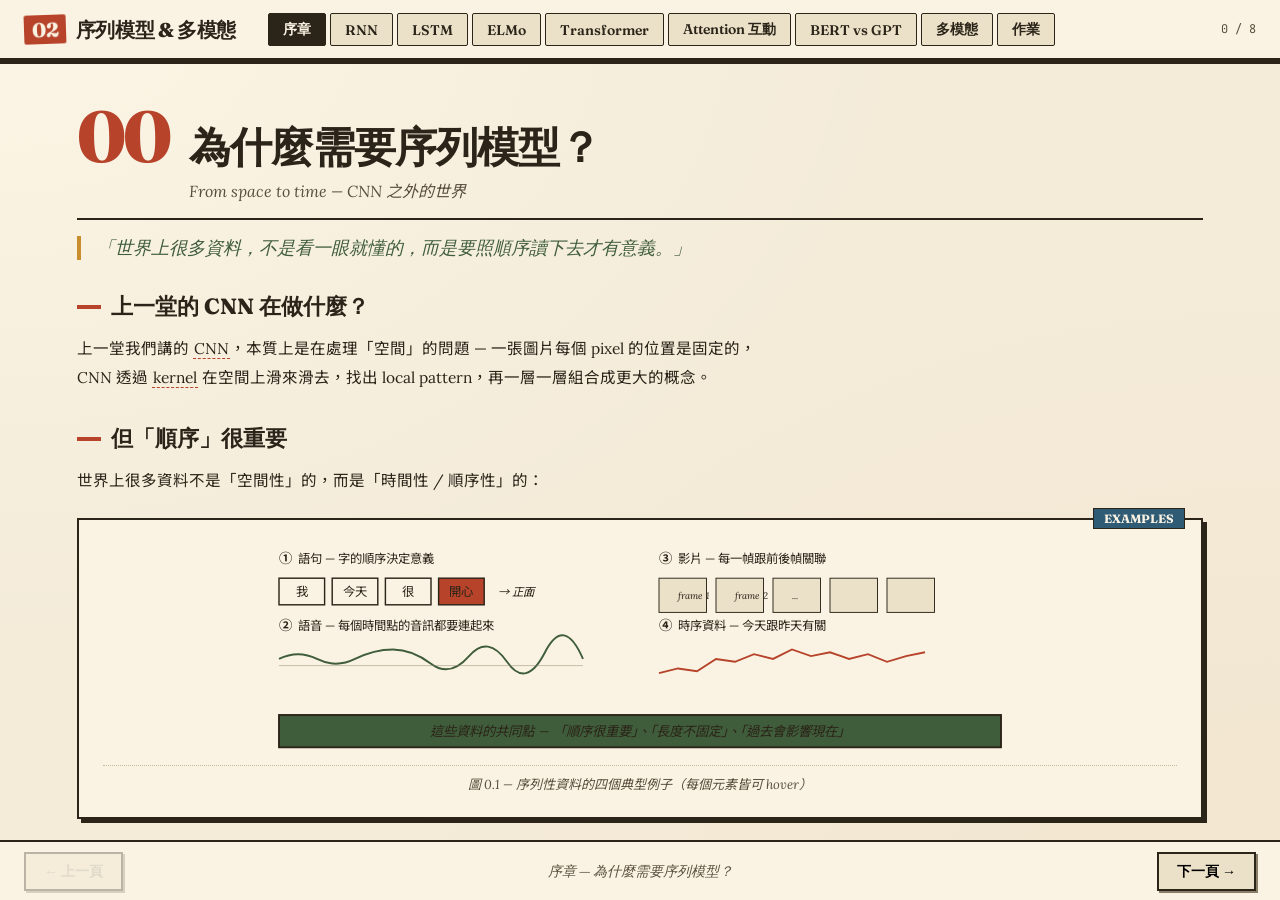
<file: slide/uploads/index.html>
<!DOCTYPE html>
<html lang="zh-Hant">
<head>
<meta charset="UTF-8" />
<meta name="viewport" content="width=device-width, initial-scale=1.0" />
<title>Lec.2 — 序列模型 & 多模態</title>
<link rel="preconnect" href="https://fonts.googleapis.com">
<link rel="preconnect" href="https://fonts.gstatic.com" crossorigin>
<link href="https://fonts.googleapis.com/css2?family=Fraunces:ital,opsz,wght@0,9..144,400;0,9..144,600;0,9..144,800;1,9..144,500&family=Lora:ital,wght@0,400;0,500;0,600;1,400&family=JetBrains+Mono:wght@400;600&family=Noto+Sans+TC:wght@400;500;700&display=swap" rel="stylesheet">
<style>
  :root {
    --bg: #f4ebd9;
    --bg-soft: #ebe0c8;
    --paper: #faf3e3;
    --ink: #2b2419;
    --ink-soft: #5a4f3e;
    --ink-faint: #8b7e68;
    --accent-red: #b6432a;
    --accent-green: #3f5d3a;
    --accent-mustard: #c98e2b;
    --accent-blue: #2f5b75;
    --accent-pink: #d28a8a;
    --line: #c8b896;
    --line-strong: #8b7e68;
    --shadow: 4px 4px 0 #2b2419;
    --shadow-soft: 2px 2px 0 #8b7e68;
  }
  * { box-sizing: border-box; }
  html, body {
    margin: 0; padding: 0;
    background: var(--bg);
    color: var(--ink);
    font-family: 'Lora', 'Noto Sans TC', Georgia, serif;
    overflow: hidden;
    height: 100vh;
    width: 100vw;
  }
  /* === 純 CSS 漸層背景，無 noise filter（先前 lag 元兇） === */
  body {
    background:
      radial-gradient(ellipse at top left, rgba(255,250,235,0.7), transparent 50%),
      radial-gradient(ellipse at bottom right, rgba(201,142,43,0.06), transparent 50%),
      var(--bg);
  }

  /* === Top nav === */
  .topbar {
    position: fixed;
    top: 0; left: 0; right: 0;
    height: 60px;
    background: var(--paper);
    border-bottom: 2px solid var(--ink);
    display: flex;
    align-items: center;
    padding: 0 24px;
    z-index: 100;
    box-shadow: 0 4px 0 var(--ink);
  }
  .brand {
    font-family: 'Fraunces', serif;
    font-weight: 800;
    font-size: 20px;
    letter-spacing: -0.02em;
    margin-right: 32px;
  }
  .brand .num {
    background: var(--accent-red);
    color: var(--paper);
    padding: 2px 8px;
    margin-right: 6px;
    border-radius: 2px;
    transform: rotate(-2deg);
    display: inline-block;
  }
  .nav-tabs {
    display: flex;
    gap: 4px;
    flex: 1;
    overflow-x: auto;
    scrollbar-width: thin;
  }
  .nav-tab {
    font-family: 'Fraunces', serif;
    font-size: 14px;
    padding: 6px 14px;
    border: 1.5px solid var(--ink);
    background: var(--bg-soft);
    cursor: pointer;
    color: var(--ink);
    white-space: nowrap;
    border-radius: 2px;
    font-weight: 600;
    /* 用 transform 而非 margin/padding 動畫，走 GPU */
    transition: transform 0.15s ease, background-color 0.15s ease, box-shadow 0.15s ease;
    will-change: transform;
  }
  .nav-tab:hover {
    background: var(--accent-mustard);
    transform: translate3d(-2px, -2px, 0);
    box-shadow: 2px 2px 0 var(--ink);
  }
  .nav-tab.active {
    background: var(--ink);
    color: var(--paper);
  }
  .progress-bar {
    margin-left: 16px;
    font-family: 'JetBrains Mono', monospace;
    font-size: 12px;
    color: var(--ink-soft);
  }

  /* === Stage === */
  .stage {
    position: fixed;
    top: 60px;
    bottom: 60px;
    left: 0;
    right: 0;
    overflow-y: auto;
    overflow-x: hidden;
    z-index: 2;
  }
  .page {
    min-height: 100%;
    padding: 40px 6vw;
    display: none;
  }
  .page.active {
    display: block;
    animation: pageIn 0.45s cubic-bezier(0.22, 1, 0.36, 1);
  }
  @keyframes pageIn {
    0% { opacity: 0; transform: translate3d(0, 24px, 0); }
    100% { opacity: 1; transform: translate3d(0, 0, 0); }
  }

  /* === Stagger 進場 === */
  .page.active .page-header { animation: slideIn 0.55s cubic-bezier(0.22, 1, 0.36, 1) both; }
  .page.active .page-tagline { animation: slideIn 0.55s cubic-bezier(0.22, 1, 0.36, 1) 0.08s both; }
  .page.active .section-h { animation: slideIn 0.55s cubic-bezier(0.22, 1, 0.36, 1) both; }
  .page.active .figure-box { animation: figIn 0.7s cubic-bezier(0.22, 1, 0.36, 1) 0.12s both; }
  .page.active .demo-panel { animation: figIn 0.7s cubic-bezier(0.22, 1, 0.36, 1) 0.16s both; }
  .page.active .callout { animation: slideIn 0.55s cubic-bezier(0.22, 1, 0.36, 1) 0.1s both; }

  @keyframes slideIn {
    0% { opacity: 0; transform: translate3d(-12px, 0, 0); }
    100% { opacity: 1; transform: translate3d(0, 0, 0); }
  }
  @keyframes figIn {
    0% { opacity: 0; transform: translate3d(0, 16px, 0) scale(0.985); }
    100% { opacity: 1; transform: translate3d(0, 0, 0) scale(1); }
  }

  /* === Page structure === */
  .page-header {
    display: flex;
    align-items: baseline;
    gap: 20px;
    margin-bottom: 8px;
    border-bottom: 2px solid var(--ink);
    padding-bottom: 16px;
  }
  .page-num {
    font-family: 'Fraunces', serif;
    font-weight: 800;
    font-size: 72px;
    line-height: 1;
    color: var(--accent-red);
    letter-spacing: -0.04em;
  }
  .page-title {
    font-family: 'Fraunces', serif;
    font-weight: 800;
    font-size: 42px;
    line-height: 1.1;
    letter-spacing: -0.02em;
    margin: 0;
  }
  .page-sub {
    font-style: italic;
    color: var(--ink-soft);
    font-size: 16px;
    margin-top: 8px;
  }
  .page-tagline {
    font-family: 'Fraunces', serif;
    font-style: italic;
    font-size: 18px;
    color: var(--accent-green);
    margin: 16px 0 24px;
    padding-left: 16px;
    border-left: 4px solid var(--accent-mustard);
  }

  .section-h {
    font-family: 'Fraunces', serif;
    font-weight: 800;
    font-size: 22px;
    margin: 32px 0 12px;
    display: flex;
    align-items: center;
    gap: 10px;
  }
  .section-h::before {
    content: '';
    width: 24px;
    height: 4px;
    background: var(--accent-red);
    display: inline-block;
  }
  .body-p {
    font-size: 15.5px;
    line-height: 1.85;
    max-width: 70ch;
    margin: 8px 0 14px;
  }
  .body-p code, .inline-code {
    font-family: 'JetBrains Mono', monospace;
    background: var(--bg-soft);
    padding: 1px 6px;
    border-radius: 2px;
    font-size: 0.88em;
    border: 1px solid var(--line);
  }

  .callout {
    background: var(--paper);
    border: 2px solid var(--ink);
    box-shadow: var(--shadow);
    padding: 16px 20px;
    margin: 20px 0;
    max-width: 80ch;
    position: relative;
    transition: transform 0.2s ease, box-shadow 0.2s ease;
    will-change: transform;
  }
  .callout:hover {
    transform: translate3d(-2px, -2px, 0);
    box-shadow: 6px 6px 0 var(--ink);
  }
  .callout::before {
    content: attr(data-label);
    position: absolute;
    top: -12px;
    left: 16px;
    background: var(--accent-mustard);
    color: var(--ink);
    padding: 2px 10px;
    font-family: 'Fraunces', serif;
    font-weight: 700;
    font-size: 12px;
    letter-spacing: 0.1em;
    border: 1.5px solid var(--ink);
  }

  /* === Hover hint === */
  .hov {
    position: relative;
    cursor: help;
    border-bottom: 1.5px dashed var(--accent-red);
    padding: 0 1px;
    transition: background-color 0.15s ease;
  }
  .hov:hover { background: rgba(201,142,43,0.25); }
  .tip-popup {
    position: fixed;
    z-index: 200;
    background: var(--paper);
    border: 2px solid var(--ink);
    box-shadow: var(--shadow);
    padding: 12px 16px;
    max-width: 320px;
    font-size: 13.5px;
    line-height: 1.65;
    pointer-events: none;
    opacity: 0;
    transform: translate3d(0, 4px, 0);
    transition: opacity 0.12s ease, transform 0.12s ease;
    will-change: opacity, transform;
  }
  .tip-popup.show {
    opacity: 1;
    transform: translate3d(0, 0, 0);
  }
  .tip-popup .tip-title {
    font-family: 'Fraunces', serif;
    font-weight: 700;
    color: var(--accent-red);
    font-size: 14px;
    margin-bottom: 6px;
    display: block;
    border-bottom: 1px dotted var(--ink-soft);
    padding-bottom: 4px;
  }

  .two-col {
    display: grid;
    grid-template-columns: 1fr 1fr;
    gap: 32px;
    margin: 24px 0;
  }
  @media (max-width: 900px) { .two-col { grid-template-columns: 1fr; } }

  table.book {
    border-collapse: collapse;
    margin: 16px 0;
    background: var(--paper);
    border: 2px solid var(--ink);
    box-shadow: var(--shadow);
    font-size: 14px;
  }
  table.book th, table.book td {
    padding: 10px 14px;
    border-bottom: 1px solid var(--line);
    border-right: 1px solid var(--line);
    text-align: left;
  }
  table.book th {
    background: var(--accent-green);
    color: var(--paper);
    font-family: 'Fraunces', serif;
    font-weight: 700;
  }
  table.book tr:last-child td { border-bottom: 0; }
  table.book td:last-child, table.book th:last-child { border-right: 0; }
  table.book tbody tr { transition: background-color 0.15s ease; }
  table.book tbody tr:hover td { background: var(--bg-soft); }

  .figure-box {
    background: var(--paper);
    border: 2px solid var(--ink);
    box-shadow: var(--shadow);
    padding: 24px;
    margin: 24px 0;
    position: relative;
  }
  .figure-cap {
    font-style: italic;
    font-size: 13px;
    color: var(--ink-soft);
    text-align: center;
    margin-top: 12px;
    border-top: 1px dotted var(--line);
    padding-top: 8px;
  }
  .figure-tag {
    position: absolute;
    top: -12px;
    right: 16px;
    background: var(--accent-blue);
    color: var(--paper);
    padding: 2px 10px;
    font-family: 'Fraunces', serif;
    font-weight: 700;
    font-size: 12px;
    border: 1.5px solid var(--ink);
  }

  .demo-panel {
    background: var(--paper);
    border: 2px solid var(--ink);
    box-shadow: var(--shadow);
    padding: 24px;
    margin: 24px 0;
  }
  .demo-title {
    font-family: 'Fraunces', serif;
    font-weight: 700;
    font-size: 18px;
    color: var(--accent-red);
    margin: 0 0 12px;
    display: flex;
    align-items: center;
    gap: 8px;
  }
  .demo-title::before {
    content: '◆';
    color: var(--accent-mustard);
  }
  .demo-controls {
    display: flex;
    flex-wrap: wrap;
    gap: 16px;
    align-items: center;
    margin: 12px 0;
    padding: 12px;
    background: var(--bg-soft);
    border: 1px dashed var(--line-strong);
  }
  .ctrl-group {
    display: flex;
    flex-direction: column;
    gap: 4px;
    font-size: 13px;
  }
  .ctrl-group label {
    font-family: 'Fraunces', serif;
    font-weight: 600;
    color: var(--ink-soft);
    font-size: 12px;
    letter-spacing: 0.05em;
    text-transform: uppercase;
  }
  .ctrl-group input[type="range"] {
    width: 200px;
    accent-color: var(--accent-red);
  }
  .ctrl-group input[type="text"] {
    background: var(--paper);
    border: 1.5px solid var(--ink);
    padding: 6px 10px;
    font-family: 'Lora', 'Noto Sans TC', serif;
    font-size: 14px;
    width: 280px;
  }
  .ctrl-value {
    font-family: 'JetBrains Mono', monospace;
    font-size: 12px;
    color: var(--accent-red);
    font-weight: 600;
  }
  .btn {
    font-family: 'Fraunces', serif;
    font-weight: 600;
    background: var(--ink);
    color: var(--paper);
    border: 2px solid var(--ink);
    padding: 6px 16px;
    cursor: pointer;
    font-size: 14px;
    transition: transform 0.15s ease, background-color 0.15s ease, box-shadow 0.15s ease;
    will-change: transform;
  }
  .btn:hover {
    background: var(--accent-red);
    transform: translate3d(-1px, -1px, 0);
    box-shadow: 2px 2px 0 var(--ink);
  }
  .btn:active {
    transform: translate3d(1px, 1px, 0);
    box-shadow: 0 0 0 var(--ink);
  }
  .btn.secondary { background: var(--paper); color: var(--ink); }
  .btn.secondary:hover { background: var(--accent-mustard); }

  .bottombar {
    position: fixed;
    bottom: 0; left: 0; right: 0;
    height: 60px;
    background: var(--paper);
    border-top: 2px solid var(--ink);
    display: flex;
    align-items: center;
    justify-content: space-between;
    padding: 0 24px;
    z-index: 100;
  }
  .nav-arrow {
    font-family: 'Fraunces', serif;
    font-weight: 700;
    font-size: 14px;
    background: var(--bg-soft);
    border: 2px solid var(--ink);
    padding: 8px 18px;
    cursor: pointer;
    transition: transform 0.15s ease, background-color 0.15s ease, box-shadow 0.15s ease, color 0.15s ease;
    box-shadow: var(--shadow-soft);
    will-change: transform;
  }
  .nav-arrow:hover:not(:disabled) {
    background: var(--accent-red);
    color: var(--paper);
    transform: translate3d(-2px, -2px, 0);
    box-shadow: 4px 4px 0 var(--ink);
  }
  .nav-arrow:disabled {
    opacity: 0.3;
    cursor: not-allowed;
  }
  .nav-center {
    font-family: 'Fraunces', serif;
    font-style: italic;
    color: var(--ink-soft);
    font-size: 14px;
  }

  /* === SVG hover === */
  .node {
    cursor: help;
    transition: filter 0.15s ease;
  }
  .node:hover {
    filter: brightness(1.08) drop-shadow(0 2px 4px rgba(182,67,42,0.35));
  }
  text { font-family: 'Lora', 'Noto Sans TC', serif; fill: var(--ink); }

  .eq-block {
    text-align: center;
    margin: 16px auto;
    padding: 16px;
    background: var(--bg-soft);
    border: 1.5px dashed var(--line-strong);
    font-family: 'JetBrains Mono', monospace;
    font-size: 15px;
    max-width: 600px;
  }
  .eq {
    font-family: 'JetBrains Mono', monospace;
    font-size: 14px;
    background: var(--paper);
    padding: 10px 16px;
    border-left: 3px solid var(--accent-red);
    margin: 10px 0;
    display: inline-block;
  }

  .compare-grid {
    display: grid;
    grid-template-columns: repeat(auto-fit, minmax(260px, 1fr));
    gap: 16px;
    margin: 20px 0;
  }
  .compare-card {
    background: var(--paper);
    border: 2px solid var(--ink);
    padding: 16px;
    box-shadow: var(--shadow);
    transition: transform 0.2s cubic-bezier(0.22, 1, 0.36, 1), box-shadow 0.2s ease;
    will-change: transform;
  }
  .compare-card:hover {
    transform: translate3d(-3px, -3px, 0);
    box-shadow: 6px 6px 0 var(--ink);
  }
  .compare-card h4 {
    font-family: 'Fraunces', serif;
    margin: 0 0 8px;
    font-size: 18px;
    color: var(--accent-red);
  }
  .compare-card .meta {
    font-style: italic;
    color: var(--ink-soft);
    font-size: 12px;
    margin-bottom: 8px;
  }

  .stage::-webkit-scrollbar { width: 8px; }
  .stage::-webkit-scrollbar-track { background: var(--bg-soft); }
  .stage::-webkit-scrollbar-thumb { background: var(--ink-soft); }

  .hd-under {
    position: relative;
    display: inline-block;
  }
  .hd-under::after {
    content: '';
    position: absolute;
    left: -2px; right: -2px; bottom: -3px;
    height: 6px;
    background: url("data:image/svg+xml;utf8,<svg xmlns='http://www.w3.org/2000/svg' viewBox='0 0 100 6'><path d='M0,3 Q25,0 50,3 T100,3' stroke='%23b6432a' stroke-width='1.5' fill='none'/></svg>") repeat-x;
    background-size: 100px 6px;
  }

  /* ============================================================
     LSTM 動畫 — 用 CSS Grid + transition (而非每幀重畫 SVG)
     這是順暢動畫的關鍵：建一次結構，後續只改 CSS variable
     ============================================================ */
  .lstm-board {
    background: var(--bg-soft);
    border: 1px solid var(--line-strong);
    padding: 20px;
    border-radius: 4px;
  }
  .lstm-row { display: flex; align-items: center; gap: 12px; margin: 14px 0; }
  .lstm-row-label {
    font-family: 'Fraunces', serif;
    font-weight: 700;
    font-size: 13px;
    width: 120px;
    flex-shrink: 0;
  }
  .lstm-row-label small {
    display: block;
    font-family: 'JetBrains Mono', monospace;
    font-size: 10px;
    font-weight: 400;
    color: var(--ink-soft);
    margin-top: 2px;
  }
  .lstm-tokens {
    display: flex;
    gap: 8px;
    flex-wrap: wrap;
  }
  .lstm-token {
    padding: 8px 14px;
    background: var(--paper);
    border: 1.5px solid var(--ink);
    border-radius: 2px;
    font-family: 'JetBrains Mono', monospace;
    font-size: 13px;
    /* GPU 加速的 transform，順暢 */
    transition: background-color 0.45s cubic-bezier(0.22, 1, 0.36, 1),
                color 0.45s ease,
                transform 0.45s cubic-bezier(0.22, 1, 0.36, 1),
                box-shadow 0.45s ease;
    will-change: transform, background-color;
  }
  .lstm-token.past { background: var(--accent-mustard); }
  .lstm-token.active {
    background: var(--accent-red);
    color: var(--paper);
    transform: translate3d(0, -4px, 0) scale(1.08);
    box-shadow: 0 4px 0 var(--ink);
  }
  .lstm-grid {
    display: grid;
    grid-template-columns: repeat(4, 1fr);
    gap: 6px;
    flex: 1;
    max-width: 600px;
  }
  .lstm-cell {
    height: 48px;
    border: 1.5px solid var(--ink);
    display: flex;
    flex-direction: column;
    align-items: center;
    justify-content: center;
    font-family: 'JetBrains Mono', monospace;
    font-size: 11px;
    background: var(--paper);
    /* 用 CSS variable 控制色彩強度，過渡平滑 */
    transition: background-color 0.5s cubic-bezier(0.22, 1, 0.36, 1);
    position: relative;
    overflow: hidden;
  }
  .lstm-cell .label { font-size: 10px; color: var(--ink-soft); font-style: italic; }
  .lstm-cell .val {
    font-weight: 700;
    font-size: 13px;
    transition: color 0.4s ease;
  }
  .lstm-cell.gate-mustard { background: rgba(201, 142, 43, var(--intensity, 0)); }
  .lstm-cell.gate-green { background: rgba(63, 93, 58, var(--intensity, 0)); }
  .lstm-cell.gate-blue { background: rgba(47, 91, 117, var(--intensity, 0)); }
  .lstm-cell.gate-red { background: rgba(182, 67, 42, var(--intensity, 0)); }
  .lstm-cell[style*="--intensity: 0.7"] .val,
  .lstm-cell[style*="--intensity: 0.8"] .val,
  .lstm-cell[style*="--intensity: 0.9"] .val,
  .lstm-cell[style*="--intensity: 1"] .val {
    color: var(--paper);
  }

  .lstm-highway {
    height: 4px;
    background: linear-gradient(to right, transparent 0, var(--accent-red) 8%, var(--accent-red) 92%, transparent 100%);
    margin: 4px 0 12px;
    position: relative;
    overflow: hidden;
  }
  .lstm-highway::before {
    content: '';
    position: absolute;
    top: 0; left: 0;
    width: 30%; height: 100%;
    background: linear-gradient(to right, transparent, rgba(255, 240, 200, 0.9), transparent);
    transform: translateX(-100%);
    animation: highwayFlow 2.6s ease-in-out infinite;
    will-change: transform;
  }
  @keyframes highwayFlow {
    0% { transform: translateX(-100%); }
    100% { transform: translateX(370%); }
  }

  /* ============================================================
     Self-Attention 熱力圖 — 同樣只更新 cell 顏色，不重建 DOM
     ============================================================ */
  .attn-grid-wrap {
    display: inline-grid;
    gap: 2px;
    background: var(--ink);
    padding: 2px;
  }
  .attn-cell {
    display: flex;
    align-items: center;
    justify-content: center;
    font-family: 'JetBrains Mono', monospace;
    font-size: 9px;
    cursor: pointer;
    /* 注意這裡 — 顏色 transition 是順暢的關鍵 */
    transition: background-color 0.4s cubic-bezier(0.22, 1, 0.36, 1),
                color 0.3s ease,
                transform 0.15s ease;
    will-change: transform;
  }
  .attn-cell:hover {
    transform: scale(1.15);
    z-index: 10;
    box-shadow: 0 0 0 2px var(--accent-red);
  }
  .attn-cell.row-focus {
    box-shadow: inset 0 0 0 1.5px var(--accent-red);
  }
  .attn-header {
    font-family: 'JetBrains Mono', monospace;
    font-size: 10px;
    background: var(--paper);
    padding: 4px;
    text-align: center;
    transition: background-color 0.25s ease, color 0.25s ease;
  }
  .attn-header.row-focus {
    background: var(--accent-red);
    color: var(--paper);
    font-weight: 700;
  }
  .attn-header.col-focus {
    background: var(--accent-mustard);
    font-weight: 700;
  }

  /* === Bar 圖（用 HTML/CSS，不用 SVG，因 width transition 更順） === */
  .attn-bar-row {
    display: flex;
    align-items: center;
    gap: 8px;
    margin: 4px 0;
  }
  .attn-bar-label {
    width: 90px;
    text-align: right;
    font-family: 'JetBrains Mono', monospace;
    font-size: 11px;
    flex-shrink: 0;
    transition: color 0.2s ease;
  }
  .attn-bar-label.focus { color: var(--accent-red); font-weight: 700; }
  .attn-bar-track {
    flex: 1;
    height: 18px;
    background: var(--bg-soft);
    border: 1px solid var(--line);
    position: relative;
    overflow: hidden;
  }
  .attn-bar-fill {
    height: 100%;
    background: var(--accent-green);
    /* width transition 是 GPU friendly */
    transition: width 0.6s cubic-bezier(0.22, 1, 0.36, 1),
                background-color 0.3s ease;
    will-change: width;
    display: flex;
    align-items: center;
    justify-content: flex-end;
    padding-right: 6px;
    font-family: 'JetBrains Mono', monospace;
    font-size: 10px;
    color: var(--paper);
    font-weight: 700;
    min-width: 2px;
  }
  .attn-bar-fill.focus { background: var(--accent-red); }

  .token-chip {
    display: inline-block;
    padding: 6px 12px;
    margin: 4px;
    background: var(--paper);
    border: 1.5px solid var(--ink);
    border-radius: 2px;
    font-family: 'JetBrains Mono', monospace;
    font-size: 13px;
    cursor: pointer;
    box-shadow: 2px 2px 0 var(--line-strong);
    transition: transform 0.15s ease, background-color 0.15s ease, color 0.15s ease;
    will-change: transform;
  }
  .token-chip:hover {
    background: var(--accent-mustard);
    transform: translate3d(-1px, -1px, 0);
  }
  .token-chip.focus {
    background: var(--accent-red);
    color: var(--paper);
  }

  /* === RNN 攤開動畫：紅色 hidden state 流動點 === */
  @keyframes rnnPulse {
    0%, 100% { fill: #faf3e3; }
    50% { fill: #ffe9c8; }
  }
  .rnn-cell-anim { animation: rnnPulse 2.5s ease-in-out infinite; }
  .rnn-cell-anim:nth-of-type(2) { animation-delay: 0.2s; }
  .rnn-cell-anim:nth-of-type(3) { animation-delay: 0.4s; }
  .rnn-cell-anim:nth-of-type(4) { animation-delay: 0.6s; }

  .stamp {
    position: absolute;
    font-family: 'Fraunces', serif;
    font-weight: 800;
    font-size: 14px;
    color: var(--accent-red);
    border: 2px solid var(--accent-red);
    padding: 4px 10px;
    transform: rotate(-8deg);
    opacity: 0.7;
    letter-spacing: 0.1em;
    pointer-events: none;
  }

  /* === Accordion === */
  .accordion { margin: 16px 0; border: 2px solid var(--ink); background: var(--paper); }
  .accordion-header {
    padding: 14px 20px;
    cursor: pointer;
    font-family: 'Fraunces', serif;
    font-weight: 700;
    font-size: 15px;
    display: flex;
    justify-content: space-between;
    align-items: center;
    background: var(--bg-soft);
    transition: background-color 0.2s ease;
    user-select: none;
  }
  .accordion-header:hover { background: var(--accent-mustard); color: var(--paper); }
  .accordion-header::after { content: '▼'; font-size: 12px; transition: transform 0.3s ease; }
  .accordion.open .accordion-header::after { transform: rotate(180deg); }
  .accordion-body {
    max-height: 0;
    overflow: hidden;
    transition: max-height 0.4s cubic-bezier(0.22, 1, 0.36, 1), padding 0.3s ease;
    padding: 0 20px;
  }
  .accordion.open .accordion-body {
    max-height: 2000px;
    padding: 16px 20px;
  }

  /* === Quiz === */
  .quiz-panel { background: var(--paper); border: 2px solid var(--accent-green); padding: 20px; margin: 24px 0; box-shadow: var(--shadow); }
  .quiz-question { font-family: 'Fraunces', serif; font-weight: 700; font-size: 16px; margin-bottom: 14px; color: var(--accent-green); }
  .quiz-options { display: flex; flex-direction: column; gap: 8px; }
  .quiz-option {
    padding: 12px 16px;
    border: 2px solid var(--line-strong);
    cursor: pointer;
    font-size: 14px;
    transition: all 0.2s ease;
    background: var(--paper);
  }
  .quiz-option:hover { border-color: var(--accent-green); background: rgba(63,93,58,0.05); transform: translateX(4px); }
  .quiz-option.selected { border-color: var(--accent-blue); background: rgba(47,91,117,0.1); }
  .quiz-option.correct { border-color: var(--accent-green); background: rgba(63,93,58,0.15); }
  .quiz-option.wrong { border-color: var(--accent-red); background: rgba(182,67,42,0.1); opacity: 0.7; }
  .quiz-feedback { margin-top: 12px; padding: 12px; font-size: 14px; font-style: italic; border-left: 3px solid var(--accent-green); background: var(--bg-soft); display: none; }
  .quiz-feedback.show { display: block; }

  /* === Sub-tabs within page === */
  .sub-tabs { display: flex; gap: 4px; margin: 16px 0 0; border-bottom: 2px solid var(--ink); padding-bottom: 0; }
  .sub-tab {
    padding: 8px 16px;
    font-family: 'Fraunces', serif;
    font-weight: 600;
    font-size: 13px;
    cursor: pointer;
    border: 1.5px solid var(--ink);
    border-bottom: none;
    background: var(--bg-soft);
    margin-bottom: -2px;
    transition: background-color 0.15s ease;
  }
  .sub-tab:hover { background: var(--accent-mustard); }
  .sub-tab.active { background: var(--paper); border-bottom: 2px solid var(--paper); }
  .sub-content { display: none; padding: 20px 0; }
  .sub-content.active { display: block; }

  /* === Math block === */
  .math-block {
    text-align: center;
    margin: 20px auto;
    padding: 20px 24px;
    background: var(--paper);
    border: 2px solid var(--ink);
    box-shadow: var(--shadow-soft);
    font-family: 'JetBrains Mono', monospace;
    font-size: 16px;
    max-width: 650px;
    position: relative;
  }
  .math-block .math-label {
    position: absolute;
    top: -10px;
    left: 16px;
    background: var(--accent-red);
    color: var(--paper);
    padding: 2px 8px;
    font-family: 'Fraunces', serif;
    font-size: 11px;
    font-weight: 700;
  }

  /* === Progress dots === */
  .progress-dots { display: flex; gap: 6px; align-items: center; }
  .progress-dot {
    width: 10px; height: 10px;
    border-radius: 50%;
    border: 1.5px solid var(--ink);
    background: var(--bg-soft);
    transition: background-color 0.3s ease;
  }
  .progress-dot.visited { background: var(--accent-green); }
  .progress-dot.current { background: var(--accent-red); transform: scale(1.3); }

  /* === Drag match game === */
  .match-game { display: grid; grid-template-columns: 1fr 60px 1fr; gap: 12px; align-items: start; margin: 16px 0; }
  .match-col { display: flex; flex-direction: column; gap: 8px; }
  .match-item {
    padding: 10px 14px;
    border: 2px solid var(--ink);
    background: var(--paper);
    font-size: 13px;
    cursor: grab;
    transition: all 0.2s ease;
    box-shadow: var(--shadow-soft);
  }
  .match-item:hover { transform: translateY(-2px); box-shadow: var(--shadow); }
  .match-item.dragging { opacity: 0.5; }
  .match-item.matched { background: rgba(63,93,58,0.15); border-color: var(--accent-green); cursor: default; }
  .match-arrows { display: flex; flex-direction: column; align-items: center; justify-content: center; gap: 8px; font-size: 20px; color: var(--ink-soft); }

  /* === Computation step-by-step === */
  .step-viz { margin: 16px 0; padding: 16px; background: var(--bg-soft); border: 1px dashed var(--line-strong); }
  .step-row { display: flex; align-items: center; gap: 12px; margin: 8px 0; padding: 8px 12px; border-left: 3px solid transparent; transition: all 0.3s ease; }
  .step-row.highlight { border-left-color: var(--accent-red); background: rgba(182,67,42,0.05); }
  .step-num { font-family: 'Fraunces', serif; font-weight: 800; color: var(--accent-red); font-size: 18px; width: 30px; flex-shrink: 0; }
  .step-content { font-family: 'JetBrains Mono', monospace; font-size: 13px; }
  .step-explain { font-size: 12px; color: var(--ink-soft); font-style: italic; margin-top: 4px; font-family: 'Lora', serif; }

  /* 尊重使用者減動畫偏好 */
  @media (prefers-reduced-motion: reduce) {
    *, *::before, *::after {
      animation-duration: 0.01ms !important;
      transition-duration: 0.05s !important;
    }
  }
</style>
</head>
<body>

<header class="topbar">
  <div class="brand"><span class="num">02</span> 序列模型 &amp; 多模態</div>
  <nav class="nav-tabs" id="navTabs">
    <button class="nav-tab active" data-page="0">序章</button>
    <button class="nav-tab" data-page="1">RNN</button>
    <button class="nav-tab" data-page="2">LSTM</button>
    <button class="nav-tab" data-page="3">ELMo</button>
    <button class="nav-tab" data-page="4">Transformer</button>
    <button class="nav-tab" data-page="5">Attention 互動</button>
    <button class="nav-tab" data-page="6">BERT vs GPT</button>
    <button class="nav-tab" data-page="7">多模態</button>
    <button class="nav-tab" data-page="8">作業</button>
  </nav>
  <div class="progress-bar" id="progBar">0 / 8</div>
</header>

<main class="stage" id="stage">

<!-- ============ PAGE 0 — 序章 ============ -->
<section class="page active" data-page="0">
  <div class="page-header">
    <div class="page-num">00</div>
    <div>
      <h1 class="page-title">為什麼需要序列模型？</h1>
      <div class="page-sub">From space to time — CNN 之外的世界</div>
    </div>
  </div>

  <p class="page-tagline">「世界上很多資料，不是看一眼就懂的，而是要照順序讀下去才有意義。」</p>

  <h2 class="section-h">上一堂的 CNN 在做什麼？</h2>
  <p class="body-p">
    上一堂我們講的 <span class="hov" data-title="CNN" data-tip="Convolutional Neural Network。用 kernel 在圖片上滑動，找局部 pattern，再層層組合成更大的概念。本質上處理的是「空間性」資料。">CNN</span>，本質上是在處理「空間」的問題 —
    一張圖片每個 pixel 的位置是固定的，CNN 透過 <span class="hov" data-title="Kernel / Filter" data-tip="一個小矩陣（例如 3x3），在輸入上滑動做卷積運算。同一個 kernel 在所有位置共享參數，這就是 weight sharing 的精神。">kernel</span> 在空間上滑來滑去，找出 local pattern，再一層一層組合成更大的概念。
  </p>

  <h2 class="section-h">但「順序」很重要</h2>
  <p class="body-p">世界上很多資料不是「空間性」的，而是「時間性 / 順序性」的：</p>

  <div class="figure-box">
    <span class="figure-tag">EXAMPLES</span>
    <svg viewBox="0 0 800 220" style="width:100%; max-width:760px; display:block; margin:0 auto;">
      <g transform="translate(20,20)">
        <text x="0" y="0" font-family="Fraunces" font-weight="700" font-size="14">①</text>
        <text x="20" y="0" font-size="13" fill="#5a4f3e">語句 — 字的順序決定意義</text>
        <g transform="translate(0,16)">
          <rect class="node" x="0" y="0" width="48" height="28" fill="#faf3e3" stroke="#2b2419" stroke-width="1.5" data-title="Token 1" data-tip="句子裡的第一個字。在序列模型裡，每個字會先被轉成一個向量（word embedding），再依序丟進模型。"/>
          <text x="24" y="19" text-anchor="middle" font-size="13">我</text>
          <rect class="node" x="56" y="0" width="48" height="28" fill="#faf3e3" stroke="#2b2419" stroke-width="1.5" data-title="Token 2" data-tip="第二個字。模型在處理它的時候，理想上應該『記得』前面看過『我』。"/>
          <text x="80" y="19" text-anchor="middle" font-size="13">今天</text>
          <rect class="node" x="112" y="0" width="48" height="28" fill="#faf3e3" stroke="#2b2419" stroke-width="1.5"/>
          <text x="136" y="19" text-anchor="middle" font-size="13">很</text>
          <rect class="node" x="168" y="0" width="48" height="28" fill="#b6432a" stroke="#2b2419" stroke-width="1.5" data-title="關鍵字位置" data-tip="這裡放『開心』還是『不開心』，整句話的情緒就完全相反。順序敏感的最簡例子。"/>
          <text x="192" y="19" text-anchor="middle" font-size="13" fill="#faf3e3">開心</text>
          <text x="230" y="19" font-size="12" font-style="italic" fill="#5a4f3e">→ 正面</text>
        </g>
      </g>

      <g transform="translate(20,90)">
        <text x="0" y="0" font-family="Fraunces" font-weight="700" font-size="14">②</text>
        <text x="20" y="0" font-size="13" fill="#5a4f3e">語音 — 每個時間點的音訊都要連起來</text>
        <g transform="translate(0,16)">
          <path d="M0,15 Q20,5 40,15 T80,15 T120,5 T160,20 T200,12 T240,18 T280,8 T320,15" stroke="#3f5d3a" stroke-width="2" fill="none" class="node" data-title="音訊波形" data-tip="語音是連續的時間訊號。傳統做法切成一個個 frame（例如每 25ms 一格），再把這些 frame 當成序列丟進模型。"/>
          <line x1="0" y1="22" x2="320" y2="22" stroke="#8b7e68" stroke-width="0.5"/>
        </g>
      </g>

      <g transform="translate(420,20)">
        <text x="0" y="0" font-family="Fraunces" font-weight="700" font-size="14">③</text>
        <text x="20" y="0" font-size="13" fill="#5a4f3e">影片 — 每一幀跟前後幀關聯</text>
        <g transform="translate(0,16)">
          <rect class="node" x="0" y="0" width="50" height="36" fill="#ebe0c8" stroke="#2b2419" data-title="Frame t" data-tip="影片的每一幀都是一張圖。但單獨看一幀看不出『動作』，必須跟前後幀一起看。"/>
          <rect class="node" x="60" y="0" width="50" height="36" fill="#ebe0c8" stroke="#2b2419"/>
          <rect class="node" x="120" y="0" width="50" height="36" fill="#ebe0c8" stroke="#2b2419"/>
          <rect class="node" x="180" y="0" width="50" height="36" fill="#ebe0c8" stroke="#2b2419"/>
          <rect class="node" x="240" y="0" width="50" height="36" fill="#ebe0c8" stroke="#2b2419"/>
          <text x="20" y="22" font-size="10" font-style="italic">frame 1</text>
          <text x="80" y="22" font-size="10" font-style="italic">frame 2</text>
          <text x="140" y="22" font-size="10" font-style="italic">...</text>
        </g>
      </g>

      <g transform="translate(420,90)">
        <text x="0" y="0" font-family="Fraunces" font-weight="700" font-size="14">④</text>
        <text x="20" y="0" font-size="13" fill="#5a4f3e">時序資料 — 今天跟昨天有關</text>
        <g transform="translate(0,16)">
          <polyline class="node" points="0,30 20,25 40,28 60,15 80,18 100,10 120,15 140,5 160,12 180,8 200,15 220,10 240,18 260,12 280,8" stroke="#b6432a" stroke-width="2" fill="none" data-title="時間序列" data-tip="股價、天氣、心電圖、感測器讀數都是這類資料。當前的值跟過去的歷史強烈相關。"/>
        </g>
      </g>

      <g transform="translate(20,180)">
        <rect x="0" y="0" width="760" height="34" fill="#3f5d3a" stroke="#2b2419" stroke-width="2"/>
        <text x="380" y="22" text-anchor="middle" fill="#faf3e3" font-family="Fraunces" font-size="14" font-style="italic">這些資料的共同點 — 「順序很重要」、「長度不固定」、「過去會影響現在」</text>
      </g>
    </svg>
    <div class="figure-cap">圖 0.1 — 序列性資料的四個典型例子（每個元素皆可 hover）</div>
  </div>

  <h2 class="section-h">CNN/MLP 處理不來的兩個問題</h2>
  <div class="two-col">
    <div class="callout" data-label="問題 1">
      <strong>輸入長度不固定</strong><br/>
      <span style="font-size:14px; color:var(--ink-soft);">
        <span class="hov" data-title="MLP" data-tip="Multi-Layer Perceptron，全連接神經網路。每一層都是 y = Wx + b，要求輸入維度固定。">MLP</span> 要求輸入是固定維度，但句子有長有短 — 一句 5 個字、另一句 50 個字，要怎麼塞進同一個模型？
      </span>
    </div>
    <div class="callout" data-label="問題 2">
      <strong>沒辦法記住前面的資訊</strong><br/>
      <span style="font-size:14px; color:var(--ink-soft);">
        每個輸入都被獨立處理，模型不知道「之前發生了什麼」。但語言、音訊、影片，缺了上下文就毫無意義。
      </span>
    </div>
  </div>

  <p class="page-tagline">
    所以我們需要一種新架構：它要能<span class="hd-under">記住過去</span>，然後用這個記憶幫助理解現在。<br/>
    這就是 <strong>RNN</strong> 出場的時刻。
  </p>

  <h2 class="section-h">本堂課的演進地圖</h2>
  <div class="figure-box">
    <span class="figure-tag">ROADMAP</span>
    <svg viewBox="0 0 880 240" style="width:100%; display:block; margin:0 auto;">
      <defs>
        <marker id="arrM" viewBox="0 0 10 10" refX="9" refY="5" markerWidth="6" markerHeight="6" orient="auto">
          <path d="M0,0 L10,5 L0,10 z" fill="#2b2419"/>
        </marker>
      </defs>
      <g class="node" data-title="RNN" data-tip="Recurrent Neural Network。最早能處理序列的架構。靠 hidden state 把過去資訊往後傳。但長序列會梯度消失。">
        <rect x="20" y="80" width="100" height="60" fill="#faf3e3" stroke="#2b2419" stroke-width="2"/>
        <text x="70" y="105" text-anchor="middle" font-family="Fraunces" font-weight="700" font-size="18">RNN</text>
        <text x="70" y="125" text-anchor="middle" font-size="11" font-style="italic" fill="#5a4f3e">1986</text>
      </g>
      <line x1="125" y1="110" x2="180" y2="110" stroke="#2b2419" stroke-width="1.5" marker-end="url(#arrM)"/>
      <g class="node" data-title="LSTM" data-tip="Long Short-Term Memory（1997）。引入 cell state 和三個 gate，解決長序列梯度問題。直到 2017 年都是序列模型主流。">
        <rect x="180" y="80" width="100" height="60" fill="#faf3e3" stroke="#2b2419" stroke-width="2"/>
        <text x="230" y="105" text-anchor="middle" font-family="Fraunces" font-weight="700" font-size="18">LSTM</text>
        <text x="230" y="125" text-anchor="middle" font-size="11" font-style="italic" fill="#5a4f3e">1997</text>
      </g>
      <line x1="285" y1="110" x2="380" y2="110" stroke="#2b2419" stroke-width="1.5" marker-end="url(#arrM)"/>
      <g class="node" data-title="ELMo" data-tip="Embeddings from Language Models（2018）。biLSTM 的最後輝煌，首次提出『contextualized embedding』 — 同一個字在不同句子裡有不同向量。">
        <rect x="180" y="20" width="100" height="50" fill="#d28a8a" stroke="#2b2419" stroke-width="2"/>
        <text x="230" y="42" text-anchor="middle" font-family="Fraunces" font-weight="700" font-size="16">ELMo</text>
        <text x="230" y="58" text-anchor="middle" font-size="10" font-style="italic">biLSTM 最後光輝</text>
      </g>
      <line x1="230" y1="80" x2="230" y2="70" stroke="#8b7e68" stroke-width="1" stroke-dasharray="3,3"/>
      <g class="node" data-title="Transformer" data-tip="Attention Is All You Need（2017）。完全丟掉 RNN，只用 self-attention。可以平行運算，長距離依賴一步到位。現代所有 LLM 的基礎。">
        <rect x="380" y="80" width="120" height="60" fill="#3f5d3a" stroke="#2b2419" stroke-width="2"/>
        <text x="440" y="105" text-anchor="middle" fill="#faf3e3" font-family="Fraunces" font-weight="700" font-size="18">Transformer</text>
        <text x="440" y="125" text-anchor="middle" fill="#faf3e3" font-size="11" font-style="italic">2017</text>
      </g>
      <line x1="505" y1="95" x2="600" y2="50" stroke="#2b2419" stroke-width="1.5" marker-end="url(#arrM)"/>
      <line x1="505" y1="125" x2="600" y2="170" stroke="#2b2419" stroke-width="1.5" marker-end="url(#arrM)"/>
      <g class="node" data-title="BERT" data-tip="Bidirectional Encoder Representations from Transformers（2018）。Encoder-only。雙向 self-attention + Masked LM 訓練。擅長理解類任務。">
        <rect x="600" y="20" width="100" height="60" fill="#c98e2b" stroke="#2b2419" stroke-width="2"/>
        <text x="650" y="45" text-anchor="middle" font-family="Fraunces" font-weight="700" font-size="18">BERT</text>
        <text x="650" y="62" text-anchor="middle" font-size="10" font-style="italic">Encoder-only · 理解</text>
      </g>
      <g class="node" data-title="GPT" data-tip="Generative Pre-trained Transformer（2018+）。Decoder-only。從左到右預測下一個字。後來變成所有 LLM（ChatGPT、Llama、Claude）的主流路線。">
        <rect x="600" y="140" width="100" height="60" fill="#2f5b75" stroke="#2b2419" stroke-width="2"/>
        <text x="650" y="165" text-anchor="middle" fill="#faf3e3" font-family="Fraunces" font-weight="700" font-size="18">GPT</text>
        <text x="650" y="182" text-anchor="middle" fill="#faf3e3" font-size="10" font-style="italic">Decoder-only · 生成</text>
      </g>
      <line x1="705" y1="50" x2="780" y2="105" stroke="#2b2419" stroke-width="1.5" marker-end="url(#arrM)"/>
      <line x1="705" y1="170" x2="780" y2="115" stroke="#2b2419" stroke-width="1.5" marker-end="url(#arrM)"/>
      <g class="node" data-title="多模態模型" data-tip="CLIP / BLIP / LLaVA 等。把不同模態（圖、文、音）壓到同一個向量空間，然後用 Transformer 處理。">
        <rect x="780" y="80" width="90" height="60" fill="#b6432a" stroke="#2b2419" stroke-width="2"/>
        <text x="825" y="105" text-anchor="middle" fill="#faf3e3" font-family="Fraunces" font-weight="700" font-size="14">多模態</text>
        <text x="825" y="125" text-anchor="middle" fill="#faf3e3" font-size="10" font-style="italic">CLIP/BLIP/LLaVA</text>
      </g>
      <text x="440" y="220" text-anchor="middle" font-style="italic" font-size="13" fill="#5a4f3e">從「記憶」到「注意力」，再到「跨模態對齊」 — 整個故事的脈絡</text>
    </svg>
    <div class="figure-cap">圖 0.2 — 演進地圖（每個方塊都可 hover）</div>
  </div>

  <div class="callout" data-label="如何使用本網頁">
    <p style="margin:6px 0; font-size:14px;">
      • <strong>頂部 tabs</strong> 直接跳到任何章節 ；<strong>底部箭頭</strong> 順序往下走，<strong>左右鍵盤</strong> 也能切換<br/>
      • <strong>所有 <span style="border-bottom:1.5px dashed var(--accent-red);">虛線標記的詞</span> 跟圖中元素都可以 hover</strong>，會出現詳細解釋<br/>
      • 互動 demo 在 <strong>RNN/LSTM/Self-Attention</strong> 三頁都有，可以親自玩
    </p>
  </div>
</section>


<!-- ============ PAGE 1 — RNN ============ -->
<section class="page" data-page="1">
  <div class="page-header">
    <div class="page-num">01</div>
    <div>
      <h1 class="page-title">RNN — 加一條「自己連到自己」的線</h1>
      <div class="page-sub">Recurrent Neural Network · 1986</div>
    </div>
  </div>

  <p class="page-tagline">「讓網路擁有記憶 — 這個想法簡單到令人感動。」</p>

  <h2 class="section-h">核心想法</h2>
  <p class="body-p">
    普通的神經網路是「輸入 → 隱藏層 → 輸出」，資訊只往前流。RNN 做了一件很簡單的事：<strong>把上一個時間點的隱藏層輸出，當作這一個時間點的額外輸入</strong>。
    這條多出來的線，就是所謂的 <span class="hov" data-title="Recurrent Connection" data-tip="循環連接。網路的某一層輸出會回流到自己（或前一層），讓資訊可以在時間軸上往後傳遞。這是 RNN 名字的由來。">recurrent connection</span>。
  </p>

  <h2 class="section-h">把 RNN 攤開來看</h2>
  <div class="figure-box">
    <span class="figure-tag">UNFOLD</span>
    <svg viewBox="0 0 820 280" style="width:100%; display:block;">
      <defs>
        <marker id="arr1" viewBox="0 0 10 10" refX="9" refY="5" markerWidth="6" markerHeight="6" orient="auto">
          <path d="M0,0 L10,5 L0,10 z" fill="#2b2419"/>
        </marker>
        <marker id="arrR" viewBox="0 0 10 10" refX="9" refY="5" markerWidth="6" markerHeight="6" orient="auto">
          <path d="M0,0 L10,5 L0,10 z" fill="#b6432a"/>
        </marker>
      </defs>
      <text x="100" y="20" text-anchor="middle" font-family="Fraunces" font-weight="700" font-size="14">折疊版</text>
      <g transform="translate(60,40)">
        <rect class="node rnn-cell-anim" x="20" y="80" width="80" height="60" fill="#faf3e3" stroke="#2b2419" stroke-width="2" data-title="RNN Cell" data-tip="同一個 cell（同一組權重 W）在每個時間步都被使用。這就是『權重共享』 — 不管字出現在哪個位置，處理它的方式都一樣。"/>
        <text x="60" y="115" text-anchor="middle" font-family="Fraunces" font-weight="700" font-size="14">RNN</text>
        <path d="M 100,100 C 140,80 140,140 100,120" stroke="#b6432a" stroke-width="2" fill="none" marker-end="url(#arrR)" class="node" data-title="Recurrent loop" data-tip="這條紅色的線就是『循環連接』。hidden state 自己連回自己 — 看起來像個圓圈，這就是 RNN 名字裡 'Recurrent' 的由來。"/>
        <text x="155" y="110" font-size="11" font-style="italic" fill="#b6432a">h_t → h_{t+1}</text>
        <line x1="60" y1="180" x2="60" y2="140" stroke="#2b2419" stroke-width="1.5" marker-end="url(#arr1)"/>
        <text x="60" y="195" text-anchor="middle" font-family="JetBrains Mono" font-size="12">x_t</text>
        <line x1="60" y1="80" x2="60" y2="40" stroke="#2b2419" stroke-width="1.5" marker-end="url(#arr1)"/>
        <text x="60" y="35" text-anchor="middle" font-family="JetBrains Mono" font-size="12">y_t</text>
      </g>
      <text x="290" y="140" font-family="Fraunces" font-style="italic" font-size="14" fill="#5a4f3e">攤開 →</text>
      <text x="600" y="20" text-anchor="middle" font-family="Fraunces" font-weight="700" font-size="14">攤開後（在時間軸上）</text>
      <g transform="translate(340,40)">
        <g>
          <rect class="node rnn-cell-anim" x="20" y="80" width="80" height="60" fill="#faf3e3" stroke="#2b2419" stroke-width="2" data-title="t=1 的 RNN Cell" data-tip="第一個時間步。它的輸入是 x₁ 和 h₀（初始 hidden state，通常是零向量）。輸出 h₁ 會傳給下一步。"/>
          <text x="60" y="115" text-anchor="middle" font-family="Fraunces" font-size="13">cell</text>
          <line x1="60" y1="160" x2="60" y2="140" stroke="#2b2419" stroke-width="1.5" marker-end="url(#arr1)"/>
          <text x="60" y="175" text-anchor="middle" font-family="JetBrains Mono" font-size="11">x₁</text>
          <text x="60" y="190" text-anchor="middle" font-size="10" font-style="italic" fill="#5a4f3e">"我"</text>
          <line x1="60" y1="80" x2="60" y2="60" stroke="#2b2419" stroke-width="1.5" marker-end="url(#arr1)"/>
          <text x="60" y="55" text-anchor="middle" font-family="JetBrains Mono" font-size="11">y₁</text>
        </g>
        <g transform="translate(110,0)">
          <rect class="node rnn-cell-anim" x="20" y="80" width="80" height="60" fill="#faf3e3" stroke="#2b2419" stroke-width="2" data-title="t=2 的 RNN Cell" data-tip="第二步。注意它跟左邊的 cell 是『同一個』 — 共享同一組權重。資訊透過 h₁ 從上一步傳進來。"/>
          <text x="60" y="115" text-anchor="middle" font-family="Fraunces" font-size="13">cell</text>
          <line x1="60" y1="160" x2="60" y2="140" stroke="#2b2419" stroke-width="1.5" marker-end="url(#arr1)"/>
          <text x="60" y="175" text-anchor="middle" font-family="JetBrains Mono" font-size="11">x₂</text>
          <text x="60" y="190" text-anchor="middle" font-size="10" font-style="italic" fill="#5a4f3e">"今天"</text>
          <line x1="60" y1="80" x2="60" y2="60" stroke="#2b2419" stroke-width="1.5" marker-end="url(#arr1)"/>
          <text x="60" y="55" text-anchor="middle" font-family="JetBrains Mono" font-size="11">y₂</text>
        </g>
        <g transform="translate(220,0)">
          <rect class="node rnn-cell-anim" x="20" y="80" width="80" height="60" fill="#faf3e3" stroke="#2b2419" stroke-width="2"/>
          <text x="60" y="115" text-anchor="middle" font-family="Fraunces" font-size="13">cell</text>
          <line x1="60" y1="160" x2="60" y2="140" stroke="#2b2419" stroke-width="1.5" marker-end="url(#arr1)"/>
          <text x="60" y="175" text-anchor="middle" font-family="JetBrains Mono" font-size="11">x₃</text>
          <text x="60" y="190" text-anchor="middle" font-size="10" font-style="italic" fill="#5a4f3e">"很"</text>
          <line x1="60" y1="80" x2="60" y2="60" stroke="#2b2419" stroke-width="1.5" marker-end="url(#arr1)"/>
          <text x="60" y="55" text-anchor="middle" font-family="JetBrains Mono" font-size="11">y₃</text>
        </g>
        <g transform="translate(330,0)">
          <rect class="node rnn-cell-anim" x="20" y="80" width="80" height="60" fill="#faf3e3" stroke="#2b2419" stroke-width="2"/>
          <text x="60" y="115" text-anchor="middle" font-family="Fraunces" font-size="13">cell</text>
          <line x1="60" y1="160" x2="60" y2="140" stroke="#2b2419" stroke-width="1.5" marker-end="url(#arr1)"/>
          <text x="60" y="175" text-anchor="middle" font-family="JetBrains Mono" font-size="11">x₄</text>
          <text x="60" y="190" text-anchor="middle" font-size="10" font-style="italic" fill="#5a4f3e">"開心"</text>
          <line x1="60" y1="80" x2="60" y2="60" stroke="#2b2419" stroke-width="1.5" marker-end="url(#arr1)"/>
          <text x="60" y="55" text-anchor="middle" font-family="JetBrains Mono" font-size="11">y₄</text>
        </g>
        <path id="rnnFlowPath" d="M 100,110 L 350,110" stroke="#b6432a" stroke-width="2" fill="none" marker-end="url(#arrR)" class="node" data-title="hidden state 流動" data-tip="記憶沿著紅線往後傳。每次傳遞都會經過矩陣 W_hh 的乘法。序列愈長，乘法次數愈多 → 梯度消失/爆炸。"/>
        <!-- 流動小圓點 — 只用 SMIL animateMotion，效能不錯 -->
        <circle r="4" fill="#b6432a">
          <animateMotion dur="3s" repeatCount="indefinite" path="M 100,110 L 350,110"/>
          <animate attributeName="opacity" values="0;1;1;0" keyTimes="0;0.05;0.95;1" dur="3s" repeatCount="indefinite"/>
        </circle>
      </g>
    </svg>
    <div class="figure-cap">圖 1.1 — RNN 折疊 vs 攤開（注意紅色小圓點：hidden state 在時間軸上的傳遞）</div>
  </div>

  <h2 class="section-h">數學長這樣</h2>
  <p class="body-p"><strong>① 更新 hidden state：</strong></p>
  <div class="eq-block">
    <span class="hov" data-title="hₜ" data-tip="第 t 步的 hidden state — 模型『目前的記憶』。維度通常是 128~1024。">h_t</span>
    = tanh(
    <span class="hov" data-title="W_xh" data-tip="把『輸入 x』投影到 hidden 空間的權重矩陣。所有時間步共享同一個。">W_xh</span> ·
    <span class="hov" data-title="xₜ" data-tip="第 t 步的輸入。例如句子的第 t 個字的 word embedding。">x_t</span> +
    <span class="hov" data-title="W_hh" data-tip="把『上一步記憶』投影到新記憶空間的權重矩陣。這是 RNN 的核心 — 也是梯度問題的元兇，因為它會被反覆相乘。">W_hh</span> ·
    <span class="hov" data-title="hₜ₋₁" data-tip="上一步的 hidden state。第一步 t=1 時通常設為零向量。">h_{t-1}</span> +
    <span class="hov" data-title="b_h" data-tip="偏置項（bias）。神經網路的標配，讓模型可以平移輸出。">b_h</span>
    )
  </div>

  <p class="body-p"><strong>② 產生輸出：</strong></p>
  <div class="eq-block">
    <span class="hov" data-title="yₜ" data-tip="第 t 步的輸出。可以是分類的 logits、下一個字的機率分布等。">y_t</span>
    =
    <span class="hov" data-title="W_hy" data-tip="把 hidden state 轉成輸出空間的權重。例如做語言模型時，輸出空間是整個詞彙表（vocabulary），維度可能上萬。">W_hy</span>
    · h_t + b_y
  </div>

  <h2 class="section-h">兩個重要觀念</h2>
  <div class="callout" data-label="① 權重共享">
    <p class="body-p" style="margin:0;">
      RNN 處理一句 10 個字的句子，<strong>不是用 10 組不同的權重</strong>，而是<span class="hd-under">同一組</span> W_xh, W_hh, W_hy 用 10 次。
      這跟 CNN 的 kernel 共享是同樣的精神 — 不管字出現在哪個位置，處理它的方式都應該一樣。<br/><br/>
      <em style="color:var(--ink-soft);">→ 結論：RNN 可以處理任意長度的輸入，因為參數量跟序列長度無關。</em>
    </p>
  </div>

  <div class="callout" data-label="② BPTT">
    <p class="body-p" style="margin:0;">
      訓練 RNN 的方法叫做 <span class="hov" data-title="Backpropagation Through Time" data-tip="把 RNN 在時間軸上攤開，變成一個很深的前饋網路，然後用普通反向傳播去算梯度。深度 = 序列長度。">「時間上的反向傳播」</span>。
      把 RNN 在時間軸攤開（如上圖右），就會變成一個很深的前饋網路 — 然後用一般的反向傳播算梯度就好。
    </p>
  </div>

  <h2 class="section-h">RNN 的致命傷 — 梯度消失/爆炸</h2>
  <p class="body-p">
    當序列很長，反向傳播要經過很多層 W_hh 的乘法。<br/>
    想像一下：如果 W_hh 的某個 <span class="hov" data-title="Eigenvalue" data-tip="特徵值。一個矩陣反覆作用在向量上時，向量會被沿著特徵向量方向縮放，縮放比例就是特徵值。">eigenvalue</span> 是 0.9：
  </p>
  <div class="eq-block">0.9¹⁰ ≈ 0.35　　0.9³⁰ ≈ 0.04　　0.9⁵⁰ ≈ 0.005　← 梯度消失</div>
  <div class="eq-block">1.1¹⁰ ≈ 2.6　　1.1³⁰ ≈ 17.4　　1.1⁵⁰ ≈ 117　← 梯度爆炸</div>
  <p class="body-p">
    結論：RNN 在實務上很難記住超過 10~20 步以前的資訊。下面這個小 demo 給你直接看數字。
  </p>

  <!-- ===== DEMO 1: 梯度消失模擬器 ===== -->
  <div class="demo-panel">
    <h3 class="demo-title">梯度消失/爆炸 互動模擬器</h3>
    <p style="font-size:14px; margin:0 0 12px; color:var(--ink-soft);">
      拉動 slider 改變權重大小（W_hh 的 eigenvalue）和序列長度，看看梯度在 BPTT 過程中會變成什麼樣子。
    </p>
    <div class="demo-controls">
      <div class="ctrl-group">
        <label>權重大小 W (eigenvalue)</label>
        <input type="range" id="gradW" min="0.5" max="1.5" step="0.01" value="0.9"/>
        <span class="ctrl-value" id="gradWVal">0.90</span>
      </div>
      <div class="ctrl-group">
        <label>序列長度 T</label>
        <input type="range" id="gradT" min="5" max="100" step="1" value="30"/>
        <span class="ctrl-value" id="gradTVal">30</span>
      </div>
    </div>
    <svg id="gradSvg" viewBox="0 0 700 240" style="width:100%; background:var(--bg-soft); border:1px solid var(--line-strong);"></svg>
    <div id="gradMsg" style="margin-top:8px; font-style:italic; color:var(--accent-red); font-size:14px;"></div>
  </div>

  <div class="accordion">
    <div class="accordion-header">具體計算例子：RNN 處理「好開心」</div>
    <div class="accordion-body">
      <p class="body-p">假設 hidden size = 2，embedding size = 2：</p>
      <p class="body-p">
        字的 embedding：好=[1, 0]、開=[0, 1]、心=[1, 1]<br/>
        W_xh = [[0.5, 0.3], [0.2, 0.7]]<br/>
        W_hh = [[0.1, 0.4], [0.6, 0.2]]<br/>
        初始 h₀ = [0, 0]
      </p>
      <div class="step-viz">
        <div class="step-row highlight">
          <div class="step-num">1</div>
          <div>
            <div class="step-content">t=1 讀到「好」，x₁=[1, 0]</div>
            <div class="step-explain">h₁ = tanh(W_xh·[1,0] + W_hh·[0,0]) = tanh([0.5, 0.2]) = [0.46, 0.20]</div>
          </div>
        </div>
        <div class="step-row">
          <div class="step-num">2</div>
          <div>
            <div class="step-content">t=2 讀到「開」，x₂=[0, 1]</div>
            <div class="step-explain">h₂ = tanh([0.3, 0.7] + [0.126, 0.316]) = tanh([0.426, 1.016]) = [0.40, 0.77]</div>
          </div>
        </div>
        <div class="step-row">
          <div class="step-num">3</div>
          <div>
            <div class="step-content">t=3 讀到「心」，x₃=[1, 1]</div>
            <div class="step-explain">h₃ = tanh(W_xh·[1,1] + W_hh·[0.40, 0.77]) — h₃ 包含了三個字的全部資訊</div>
          </div>
        </div>
      </div>
      <p class="body-p">注意 h₂ 裡面同時包含了「好」和「開」的資訊 — 這就是 RNN 的「記憶」。到 h₃ 時，三個字的語意全部被壓縮在一個 2 維向量裡。</p>
    </div>
  </div>

  <div class="quiz-panel" data-quiz="rnn1">
    <div class="quiz-question">RNN 的 hidden state h_t 同時包含了哪些資訊？</div>
    <div class="quiz-options">
      <div class="quiz-option" data-correct="true">從 t=1 到 t 的所有輸入的摘要</div>
      <div class="quiz-option">只有當前時間步 t 的輸入</div>
      <div class="quiz-option">未來所有時間步的輸入</div>
      <div class="quiz-option">整個 batch 的平均值</div>
    </div>
    <div class="quiz-feedback">正確！h_t 是從第一步到目前為止所有輸入的壓縮摘要。這也是為什麼序列太長時，早期的資訊會被「壓碎」（梯度消失的直觀解釋）。</div>
  </div>

  <p class="page-tagline">這個梯度問題就是 LSTM 要解決的事情。</p>
</section>


<!-- ============ PAGE 2 — LSTM ============ -->
<section class="page" data-page="2">
  <div class="page-header">
    <div class="page-num">02</div>
    <div>
      <h1 class="page-title">LSTM — 給模型一條「高速公路」</h1>
      <div class="page-sub">Long Short-Term Memory · Hochreiter &amp; Schmidhuber, 1997</div>
    </div>
  </div>

  <p class="page-tagline">「與其反覆改寫記憶，不如另外開一條路讓它幾乎原封不動傳下去。」</p>

  <h2 class="section-h">核心 insight</h2>
  <p class="body-p">
    LSTM 的關鍵想法是：與其讓記憶被反覆 matrix multiply 搞到消失，不如<strong>另外開一條通道</strong>，讓記憶可以幾乎原封不動地一路傳下去，<strong>只在必要的時候才修改它</strong>。
    這條額外的通道就是 <span class="hov" data-title="Cell State C_t" data-tip="LSTM 的『主要記憶體』。它在時間軸上幾乎是直接傳遞的（只做加法和元素相乘），這就是它能避免梯度消失的關鍵。">cell state</span>。
  </p>

  <h2 class="section-h">LSTM Cell — 完整解剖圖</h2>
  <div class="figure-box">
    <span class="figure-tag">ANATOMY</span>
    <svg viewBox="0 0 880 360" style="width:100%; display:block;">
      <defs>
        <marker id="arrL" viewBox="0 0 10 10" refX="9" refY="5" markerWidth="6" markerHeight="6" orient="auto">
          <path d="M0,0 L10,5 L0,10 z" fill="#2b2419"/>
        </marker>
        <marker id="arrLR" viewBox="0 0 10 10" refX="9" refY="5" markerWidth="6" markerHeight="6" orient="auto">
          <path d="M0,0 L10,5 L0,10 z" fill="#b6432a"/>
        </marker>
      </defs>
      <rect x="120" y="40" width="640" height="280" fill="#faf3e3" stroke="#2b2419" stroke-width="2" stroke-dasharray="6,4"/>
      <text x="130" y="60" font-family="Fraunces" font-style="italic" font-size="12" fill="#5a4f3e">LSTM Cell</text>

      <line x1="40" y1="90" x2="840" y2="90" stroke="#b6432a" stroke-width="3" marker-end="url(#arrLR)" class="node" data-title="Cell State 高速公路" data-tip="紅色這條線就是 cell state C_t。它幾乎不被矩陣相乘，只做選擇性的加法和乘法 → 梯度可以幾乎無損地傳播 → 解決梯度消失。"/>
      <text x="50" y="80" font-family="JetBrains Mono" font-size="12" fill="#b6432a">C_{t-1}</text>
      <text x="800" y="80" font-family="JetBrains Mono" font-size="12" fill="#b6432a">C_t</text>

      <!-- 高速公路上的流動圓點 — 三個錯時放發 -->
      <circle r="4" fill="#b6432a">
        <animateMotion dur="4s" repeatCount="indefinite" path="M 50,90 L 800,90"/>
        <animate attributeName="opacity" values="0;1;1;0" keyTimes="0;0.05;0.95;1" dur="4s" repeatCount="indefinite"/>
      </circle>
      <circle r="4" fill="#b6432a">
        <animateMotion dur="4s" repeatCount="indefinite" begin="1.3s" path="M 50,90 L 800,90"/>
        <animate attributeName="opacity" values="0;1;1;0" keyTimes="0;0.05;0.95;1" dur="4s" begin="1.3s" repeatCount="indefinite"/>
      </circle>
      <circle r="4" fill="#b6432a">
        <animateMotion dur="4s" repeatCount="indefinite" begin="2.6s" path="M 50,90 L 800,90"/>
        <animate attributeName="opacity" values="0;1;1;0" keyTimes="0;0.05;0.95;1" dur="4s" begin="2.6s" repeatCount="indefinite"/>
      </circle>

      <g class="node" data-title="Forget Gate f_t" data-tip="forget gate = σ(W_f·[h_{t-1}, x_t] + b_f)。輸出 0~1 的向量，0 代表完全忘掉、1 代表完全保留。會跟舊 cell state 元素相乘。">
        <circle cx="220" cy="90" r="18" fill="#c98e2b" stroke="#2b2419" stroke-width="2"/>
        <text x="220" y="95" text-anchor="middle" font-family="JetBrains Mono" font-weight="700" font-size="14">×</text>
        <text x="220" y="135" text-anchor="middle" font-family="Fraunces" font-weight="700" font-size="13">forget</text>
        <text x="220" y="150" text-anchor="middle" font-size="11" font-style="italic" fill="#5a4f3e">f_t = σ(...)</text>
      </g>
      <line x1="220" y1="170" x2="220" y2="200" stroke="#2b2419" stroke-width="1.5"/>

      <g class="node" data-title="Input Gate i_t" data-tip="input gate = σ(W_i·[h_{t-1}, x_t] + b_i)。決定『要寫入多少』新資訊。">
        <circle cx="380" cy="90" r="18" fill="#c98e2b" stroke="#2b2419" stroke-width="2"/>
        <text x="380" y="95" text-anchor="middle" font-family="JetBrains Mono" font-weight="700" font-size="14">+</text>
        <text x="380" y="135" text-anchor="middle" font-family="Fraunces" font-weight="700" font-size="13">input</text>
        <text x="380" y="150" text-anchor="middle" font-size="11" font-style="italic" fill="#5a4f3e">i_t · C̃_t</text>
      </g>
      <line x1="380" y1="170" x2="380" y2="200" stroke="#2b2419" stroke-width="1.5"/>

      <g class="node" data-title="候選新內容 C̃_t" data-tip="candidate = tanh(W_C·[h_{t-1}, x_t] + b_C)。tanh 把值壓到 -1~1，這是『準備要寫進記憶的新內容』。">
        <rect x="340" y="220" width="80" height="34" fill="#3f5d3a" stroke="#2b2419" stroke-width="2"/>
        <text x="380" y="242" text-anchor="middle" fill="#faf3e3" font-family="JetBrains Mono" font-size="12">tanh</text>
      </g>

      <g class="node" data-title="Output Gate o_t" data-tip="output gate = σ(W_o·[h_{t-1}, x_t] + b_o)。決定 cell state 的哪些部分要露出來變成 hidden state h_t。">
        <circle cx="600" cy="90" r="18" fill="#c98e2b" stroke="#2b2419" stroke-width="2"/>
        <text x="600" y="95" text-anchor="middle" font-family="JetBrains Mono" font-weight="700" font-size="13">×</text>
        <text x="600" y="135" text-anchor="middle" font-family="Fraunces" font-weight="700" font-size="13">output</text>
        <text x="600" y="150" text-anchor="middle" font-size="11" font-style="italic" fill="#5a4f3e">o_t</text>
      </g>

      <g class="node" data-title="tanh(C_t)" data-tip="把更新後的 cell state 透過 tanh 壓到 -1~1，再被 output gate 篩選 → 變成 h_t。">
        <rect x="560" y="170" width="80" height="34" fill="#3f5d3a" stroke="#2b2419" stroke-width="2"/>
        <text x="600" y="192" text-anchor="middle" fill="#faf3e3" font-family="JetBrains Mono" font-size="12">tanh</text>
      </g>
      <line x1="600" y1="108" x2="600" y2="170" stroke="#2b2419" stroke-width="1.5" marker-end="url(#arrL)"/>

      <line x1="180" y1="320" x2="700" y2="320" stroke="#2b2419" stroke-width="1.5"/>
      <text x="100" y="325" font-family="JetBrains Mono" font-size="12" fill="#2b2419">h_{t-1}, x_t</text>

      <line x1="220" y1="320" x2="220" y2="108" stroke="#8b7e68" stroke-width="1" stroke-dasharray="3,3"/>
      <line x1="380" y1="320" x2="380" y2="108" stroke="#8b7e68" stroke-width="1" stroke-dasharray="3,3"/>
      <line x1="380" y1="254" x2="380" y2="280" stroke="#8b7e68" stroke-width="1" stroke-dasharray="3,3"/>
      <line x1="600" y1="320" x2="600" y2="108" stroke="#8b7e68" stroke-width="1" stroke-dasharray="3,3"/>

      <line x1="640" y1="187" x2="780" y2="187" stroke="#2b2419" stroke-width="1.5" marker-end="url(#arrL)"/>
      <text x="800" y="192" font-family="JetBrains Mono" font-size="12">h_t</text>

      <g transform="translate(680,220)">
        <text x="0" y="0" font-family="Fraunces" font-style="italic" font-size="12" fill="#5a4f3e">圖例</text>
        <circle cx="10" cy="20" r="6" fill="#c98e2b" stroke="#2b2419"/>
        <text x="22" y="24" font-size="11">Gate</text>
        <rect x="4" y="34" width="12" height="12" fill="#3f5d3a" stroke="#2b2419"/>
        <text x="22" y="44" font-size="11">tanh</text>
        <line x1="0" y1="60" x2="20" y2="60" stroke="#b6432a" stroke-width="3"/>
        <text x="26" y="63" font-size="11">cell state</text>
      </g>
    </svg>
    <div class="figure-cap">圖 2.1 — LSTM Cell（紅色高速公路上有三顆流動的小點 — 那就是記憶的傳遞）</div>
  </div>

  <h2 class="section-h">三個 Gate 在做什麼？</h2>
  <div class="compare-grid">
    <div class="compare-card">
      <h4>① Forget Gate</h4>
      <div class="meta">要「忘掉什麼」</div>
      <div class="eq" style="font-size:12px;">f_t = σ(W_f · [h_{t-1}, x_t] + b_f)</div>
      <p class="body-p" style="margin:8px 0;">
        <span class="hov" data-title="Sigmoid σ" data-tip="把任意實數壓到 0~1 區間。在 gate 裡面，0 代表完全關閉、1 代表完全打開。">Sigmoid</span>
        把每個維度壓到 0~1。<strong>0 代表完全忘掉，1 代表完全保留。</strong>
      </p>
    </div>
    <div class="compare-card">
      <h4>② Input Gate</h4>
      <div class="meta">要「寫入什麼」</div>
      <div class="eq" style="font-size:12px;">
        i_t = σ(W_i·[h_{t-1}, x_t]+b_i)<br/>
        C̃_t = tanh(W_C·[h_{t-1}, x_t]+b_C)
      </div>
      <p class="body-p" style="margin:8px 0;">
        分兩部分：<code>i_t</code> 是「寫入閥門」，<code>C̃_t</code> 是「準備要寫的內容」。
      </p>
    </div>
    <div class="compare-card">
      <h4>③ Output Gate</h4>
      <div class="meta">要「輸出什麼」</div>
      <div class="eq" style="font-size:12px;">
        o_t = σ(W_o·[h_{t-1}, x_t]+b_o)<br/>
        h_t = o_t ⊙ tanh(C_t)
      </div>
      <p class="body-p" style="margin:8px 0;">
        cell state 可能存了一堆東西，但這個時間點不見得每個都要輸出。
      </p>
    </div>
  </div>

  <h2 class="section-h">關鍵公式 — Cell State 更新</h2>
  <div class="eq-block" style="font-size:18px;">
    C_t = <span style="color:var(--accent-red);">f_t ⊙ C_{t-1}</span> + <span style="color:var(--accent-green);">i_t ⊙ C̃_t</span>
  </div>
  <p class="body-p">
    這個式子有多漂亮 — 注意它是<strong>加法</strong>不是乘法：因為是相加 → 梯度可以沿 cell state 高速公路幾乎無損傳回去 → <strong>不會梯度消失</strong>。
  </p>

  <!-- ===== DEMO 2: LSTM 時間步動畫 (CSS-based, 順暢) ===== -->
  <div class="demo-panel">
    <h3 class="demo-title">LSTM 時間步動畫 — 一步一步看記憶怎麼更新</h3>
    <p style="font-size:14px; margin:0 0 12px; color:var(--ink-soft);">
      用「The cat sat on the mat」逐步展示 4 維 cell state 的演化。色塊深淺 = gate 開啟強度，所有過渡都是 GPU 加速的 CSS transition。
    </p>
    <div class="demo-controls">
      <button class="btn" id="lstmPlay">▶ 自動播放</button>
      <button class="btn secondary" id="lstmStep">下一步 →</button>
      <button class="btn secondary" id="lstmReset">↺ 重置</button>
      <span class="ctrl-value" id="lstmStepInfo">step 0 / 6</span>
    </div>

    <div class="lstm-board">
      <div class="lstm-row">
        <div class="lstm-row-label">當前 Token<small>x_t</small></div>
        <div class="lstm-tokens" id="lstmTokens"></div>
      </div>

      <div class="lstm-row" style="margin-top:18px;">
        <div class="lstm-row-label" style="color:var(--accent-red);">Cell State<small>C_t（記憶高速公路）</small></div>
        <div class="lstm-grid" id="lstmCellGrid"></div>
      </div>
      <div style="display:flex; gap:12px;"><div style="width:132px;"></div><div class="lstm-highway" style="flex:1; max-width:600px;"></div></div>

      <div class="lstm-row">
        <div class="lstm-row-label" style="color:var(--accent-mustard);">Forget Gate<small>f_t（要忘多少）</small></div>
        <div class="lstm-grid" id="lstmForgetGrid"></div>
      </div>

      <div class="lstm-row">
        <div class="lstm-row-label" style="color:var(--accent-green);">Input Gate<small>i_t（要寫多少）</small></div>
        <div class="lstm-grid" id="lstmInputGrid"></div>
      </div>

      <div class="lstm-row">
        <div class="lstm-row-label" style="color:var(--accent-blue);">Output Gate<small>o_t（要露多少）</small></div>
        <div class="lstm-grid" id="lstmOutputGrid"></div>
      </div>

      <div class="lstm-row">
        <div class="lstm-row-label">h_t 輸出<small>= o_t ⊙ tanh(C_t)</small></div>
        <div class="lstm-grid" id="lstmHiddenGrid"></div>
      </div>
    </div>
    <div id="lstmMsg" style="margin-top:12px; padding:10px 14px; background:var(--bg-soft); border-left:3px solid var(--accent-green); font-style:italic; font-size:14px; min-height:20px;"></div>
  </div>

  <div class="callout" data-label="一句話總結">
    <p style="margin:6px 0; font-size:15px;">
      RNN 是「強迫每個時間點都重寫記憶」，<br/>
      LSTM 是「<strong>讓模型自己決定什麼時候要改記憶、改哪裡、改成什麼</strong>」。
    </p>
  </div>

  <div class="accordion">
    <div class="accordion-header">具體例子：LSTM 如何記住主詞「貓」</div>
    <div class="accordion-body">
      <p class="body-p">假設模型在處理：「<strong>那隻黑色的貓</strong>，在經過了很多條街道和巷弄之後，最後終於<strong>回到了家</strong>」</p>
      <div class="step-viz">
        <div class="step-row highlight">
          <div class="step-num">1</div>
          <div>
            <div class="step-content">讀到「貓」</div>
            <div class="step-explain">Input gate i_t ≈ 1，把「主詞=貓」寫進 cell state。Forget gate f_t ≈ 1，保留之前的資訊。</div>
          </div>
        </div>
        <div class="step-row">
          <div class="step-num">2</div>
          <div>
            <div class="step-content">讀到「經過了很多條街道和巷弄」（中間十幾個字）</div>
            <div class="step-explain">Forget gate 持續 ≈ 1（保留「貓」）。Input gate ≈ 0.1（幾乎不寫入，這些字不重要）。Output gate ≈ 0.3（只輸出少量）。</div>
          </div>
        </div>
        <div class="step-row highlight">
          <div class="step-num">3</div>
          <div>
            <div class="step-content">讀到「回到了」→ 需要知道主詞是誰</div>
            <div class="step-explain">Output gate o_t ≈ 1，把 cell state 中「貓」的資訊完整輸出。模型知道是「貓」回到了家。</div>
          </div>
        </div>
      </div>
      <p class="body-p">即使中間隔了十幾個字，因為 forget gate 一直輸出接近 1，cell state 上的「貓」資訊就被原封不動地保留下來。這就是「高速公路」的威力。</p>
    </div>
  </div>

  <div class="quiz-panel" data-quiz="lstm1">
    <div class="quiz-question">為什麼 LSTM 的 cell state 更新用「加法」而不是「乘法」？</div>
    <div class="quiz-options">
      <div class="quiz-option">因為加法計算速度比較快</div>
      <div class="quiz-option" data-correct="true">因為加法讓梯度可以幾乎無損地沿 cell state 傳回去，不會消失</div>
      <div class="quiz-option">因為加法可以讓模型記住更多東西</div>
      <div class="quiz-option">純粹是 Hochreiter 的個人偏好</div>
    </div>
    <div class="quiz-feedback">正確！反向傳播時 ∂C_t/∂C_{t-1} = f_t（接近 1 的值），而不是像 RNN 的 W_hh 連乘。加法結構讓梯度沿著 cell state 高速公路幾乎無損傳播。</div>
  </div>

  <h2 class="section-h">順帶一提：GRU</h2>
  <p class="body-p">
    <span class="hov" data-title="GRU" data-tip="Gated Recurrent Unit（2014）。Cho 等人提出。把 forget 和 input gate 合併成 update gate，再加一個 reset gate；cell state 跟 hidden state 也合併。">GRU</span>
    是 LSTM 的簡化版 — 把三個 gate 合成兩個（update + reset），cell state 和 hidden state 也合併。參數比較少，效果通常跟 LSTM 差不多。
  </p>
</section>


<!-- ============ PAGE 3 — ELMo ============ -->
<section class="page" data-page="3">
  <div class="page-header">
    <div class="page-num">03</div>
    <div>
      <h1 class="page-title">ELMo — biLSTM 的最後光輝</h1>
      <div class="page-sub">Embeddings from Language Models · Peters et al., 2018</div>
    </div>
  </div>

  <p class="page-tagline">「字的向量，應該根據它在句子裡的上下文來決定。」</p>

  <h2 class="section-h">在 ELMo 之前 — Word2Vec / GloVe 的限制</h2>
  <p class="body-p">在 ELMo 之前，大家用的是 Word2Vec 或 GloVe — <strong>每個字對應一個固定向量</strong>。問題是：</p>

  <div class="two-col">
    <div class="callout" data-label="例子 1">
      <p style="margin:0; font-size:14px;">
        I deposit money in the <strong style="color:var(--accent-red);">bank</strong><br/>
        <em style="color:var(--ink-soft);">→ "bank" 是金融機構</em>
      </p>
    </div>
    <div class="callout" data-label="例子 2">
      <p style="margin:0; font-size:14px;">
        I sit by the river <strong style="color:var(--accent-red);">bank</strong><br/>
        <em style="color:var(--ink-soft);">→ "bank" 是河岸</em>
      </p>
    </div>
  </div>
  <p class="body-p">
    這兩個 "bank" 在 Word2Vec 裡是<strong>完全一樣的向量</strong>，但意思完全不同。<br/>
    ELMo 的核心想法：<span class="hd-under">字的向量應該根據它在句子裡的上下文動態產生</span>。
  </p>

  <h2 class="section-h">ELMo 的三層架構</h2>

  <div class="figure-box">
    <span class="figure-tag">ARCHITECTURE</span>
    <svg viewBox="0 0 880 480" style="width:100%; display:block;">
      <defs>
        <marker id="arrE" viewBox="0 0 10 10" refX="9" refY="5" markerWidth="6" markerHeight="6" orient="auto">
          <path d="M0,0 L10,5 L0,10 z" fill="#2b2419"/>
        </marker>
      </defs>

      <text x="40" y="450" font-family="Fraunces" font-weight="700" font-size="13">輸入</text>
      <g class="node" data-title="字元級輸入" data-tip="ELMo 不是直接吃 word embedding，而是吃字元（character）。這樣可以處理沒看過的字（OOV）、新造詞、罕見人名等。">
        <rect x="40" y="420" width="800" height="40" fill="#faf3e3" stroke="#2b2419" stroke-width="2"/>
        <text x="80" y="445" font-family="JetBrains Mono" font-size="13">b</text>
        <text x="105" y="445" font-family="JetBrains Mono" font-size="13">a</text>
        <text x="130" y="445" font-family="JetBrains Mono" font-size="13">n</text>
        <text x="155" y="445" font-family="JetBrains Mono" font-size="13">k</text>
        <text x="200" y="445" font-family="JetBrains Mono" font-size="13" fill="#5a4f3e">_</text>
        <text x="230" y="445" font-family="JetBrains Mono" font-size="13">a</text>
        <text x="255" y="445" font-family="JetBrains Mono" font-size="13">c</text>
        <text x="280" y="445" font-family="JetBrains Mono" font-size="13">c</text>
        <text x="305" y="445" font-family="JetBrains Mono" font-size="13">o</text>
        <text x="330" y="445" font-family="JetBrains Mono" font-size="13">u</text>
        <text x="355" y="445" font-family="JetBrains Mono" font-size="13">n</text>
        <text x="380" y="445" font-family="JetBrains Mono" font-size="13">t</text>
        <text x="700" y="445" font-style="italic" fill="#8b7e68" font-size="11">(每個字拆成字元)</text>
      </g>

      <line x1="200" y1="420" x2="200" y2="385" stroke="#2b2419" stroke-width="1.5" marker-end="url(#arrE)"/>
      <text x="40" y="370" font-family="Fraunces" font-weight="700" font-size="13">第 0 層</text>
      <g class="node" data-title="Character-level CNN + Highway" data-tip="2048 個 character n-gram conv filter 抓不同長度的字根，再經過 2 層 Highway Network（類似 residual），最後 linear projection 到 512 維。產出 context-independent 的 token representation x_k^LM。">
        <rect x="40" y="335" width="800" height="50" fill="#c98e2b" stroke="#2b2419" stroke-width="2"/>
        <text x="440" y="358" text-anchor="middle" font-family="Fraunces" font-weight="700" font-size="14">Character CNN  +  2-layer Highway  +  Linear Projection</text>
        <text x="440" y="376" text-anchor="middle" font-size="11" font-style="italic">2048 個 char n-gram filter　→　512 維 token representation</text>
      </g>

      <line x1="440" y1="335" x2="440" y2="295" stroke="#2b2419" stroke-width="1.5" marker-end="url(#arrE)"/>
      <text x="40" y="280" font-family="Fraunces" font-weight="700" font-size="13">第 1 層</text>
      <g class="node" data-title="biLSTM Layer 1" data-tip="第一層雙向 LSTM。Forward 從左到右、Backward 從右到左，兩方向的輸出 concat。Hidden 4096 維 → projection 回 512 維。研究發現這層比較會學語法資訊。">
        <rect x="40" y="240" width="395" height="50" fill="#3f5d3a" stroke="#2b2419" stroke-width="2"/>
        <text x="237" y="263" text-anchor="middle" fill="#faf3e3" font-family="Fraunces" font-weight="700" font-size="14">→ Forward LSTM (Layer 1)</text>
        <text x="237" y="280" text-anchor="middle" fill="#faf3e3" font-size="11" font-style="italic">4096 hidden, 512 dim projection</text>
        <rect x="445" y="240" width="395" height="50" fill="#3f5d3a" stroke="#2b2419" stroke-width="2"/>
        <text x="642" y="263" text-anchor="middle" fill="#faf3e3" font-family="Fraunces" font-weight="700" font-size="14">← Backward LSTM (Layer 1)</text>
        <text x="642" y="280" text-anchor="middle" fill="#faf3e3" font-size="11" font-style="italic">4096 hidden, 512 dim projection</text>
      </g>

      <line x1="237" y1="240" x2="237" y2="200" stroke="#2b2419" stroke-width="1.5" marker-end="url(#arrE)"/>
      <line x1="642" y1="240" x2="642" y2="200" stroke="#2b2419" stroke-width="1.5" marker-end="url(#arrE)"/>
      <text x="40" y="185" font-family="Fraunces" font-weight="700" font-size="13">第 2 層</text>
      <g class="node" data-title="biLSTM Layer 2 (+ Residual)" data-tip="第二層 biLSTM，從第 1 層的輸出再學一次。論文還加了 residual connection（從第 1 層直接連到第 2 層）。研究發現這層比較會學語意資訊。">
        <rect x="40" y="145" width="395" height="50" fill="#3f5d3a" stroke="#2b2419" stroke-width="2"/>
        <text x="237" y="168" text-anchor="middle" fill="#faf3e3" font-family="Fraunces" font-weight="700" font-size="14">→ Forward LSTM (Layer 2)</text>
        <text x="237" y="185" text-anchor="middle" fill="#faf3e3" font-size="11" font-style="italic">+ residual</text>
        <rect x="445" y="145" width="395" height="50" fill="#3f5d3a" stroke="#2b2419" stroke-width="2"/>
        <text x="642" y="168" text-anchor="middle" fill="#faf3e3" font-family="Fraunces" font-weight="700" font-size="14">← Backward LSTM (Layer 2)</text>
        <text x="642" y="185" text-anchor="middle" fill="#faf3e3" font-size="11" font-style="italic">+ residual</text>
      </g>

      <line x1="237" y1="145" x2="237" y2="105" stroke="#2b2419" stroke-width="1.5" marker-end="url(#arrE)"/>
      <line x1="642" y1="145" x2="642" y2="105" stroke="#2b2419" stroke-width="1.5" marker-end="url(#arrE)"/>
      <line x1="440" y1="335" x2="440" y2="105" stroke="#8b7e68" stroke-width="1" stroke-dasharray="4,4"/>
      <g class="node" data-title="Task-specific 加權合成" data-tip="ELMo embedding = γ · Σ s_j · h_j。s_j 是每層的權重（softmax 過的），會根據下游任務學出來；γ 是整體縮放。低層偏語法、高層偏語意，所以不同任務會給不同權重。">
        <rect x="40" y="55" width="800" height="50" fill="#b6432a" stroke="#2b2419" stroke-width="2"/>
        <text x="440" y="78" text-anchor="middle" fill="#faf3e3" font-family="Fraunces" font-weight="700" font-size="14">ELMo = γ · Σ_j  s_j · h_j</text>
        <text x="440" y="96" text-anchor="middle" fill="#faf3e3" font-size="11" font-style="italic">三層的加權平均（s_j 對下游任務 learnable）</text>
      </g>
      <line x1="440" y1="55" x2="440" y2="25" stroke="#2b2419" stroke-width="1.5" marker-end="url(#arrE)"/>
      <text x="440" y="20" text-anchor="middle" font-family="Fraunces" font-weight="700" font-size="14" fill="#b6432a">Contextualized Embedding</text>
    </svg>
    <div class="figure-cap">圖 3.1 — ELMo 完整三層架構</div>
  </div>

  <h2 class="section-h">數學表達</h2>
  <p class="body-p">對每個 token <code>t_k</code>，L 層 biLM 會產生 <strong>2L+1 = 5 個</strong> representation（L=2）：</p>
  <div class="eq-block">R_k = { x_k^{LM},  →h_{k,j}^{LM},  ←h_{k,j}^{LM}  |  j = 1, 2 }</div>
  <div class="eq-block">ELMo_k^{task} = γ^{task} · Σ_{j=0}^{L} s_j^{task} · h_{k,j}^{LM}</div>

  <h2 class="section-h">不同層學到不同東西</h2>
  <table class="book">
    <tbody>
      <tr><th>層</th><th>傾向學到什麼</th><th>適合的下游任務</th></tr>
      <tr><td>Char CNN（第 0 層）</td><td>字形、拼寫、字根</td><td>對未知詞的處理</td></tr>
      <tr><td>biLSTM 第 1 層</td><td>語法（POS、依存關係）</td><td>詞性標註（POS tagging）</td></tr>
      <tr><td>biLSTM 第 2 層</td><td>語意（word sense）</td><td>語意消歧（WSD）</td></tr>
    </tbody>
  </table>

  <div class="accordion">
    <div class="accordion-header">深入理解：Word2Vec vs ELMo 的核心差異</div>
    <div class="accordion-body">
      <p class="body-p"><strong>Word2Vec / GloVe（靜態 embedding）：</strong></p>
      <div class="step-viz">
        <div class="step-row">
          <div class="step-num">1</div>
          <div>
            <div class="step-content">訓練：用大語料庫學「字跟字之間的共現關係」</div>
            <div class="step-explain">CBOW：用周圍的字預測中間的字。Skip-gram：用中間的字預測周圍的字。</div>
          </div>
        </div>
        <div class="step-row">
          <div class="step-num">2</div>
          <div>
            <div class="step-content">結果：每個字得到一個「固定向量」，不管出現在什麼句子裡都一樣</div>
            <div class="step-explain">king - man + woman ≈ queen 這類向量算術是它的經典特性</div>
          </div>
        </div>
      </div>
      <p class="body-p"><strong>ELMo（動態 embedding）：</strong></p>
      <div class="step-viz">
        <div class="step-row highlight">
          <div class="step-num">1</div>
          <div>
            <div class="step-content">訓練：在大語料上做 Language Model（預測下一個字 / 前一個字）</div>
            <div class="step-explain">Forward LM：P(w_t | w_1, ..., w_{t-1})。Backward LM：P(w_t | w_{t+1}, ..., w_T)。</div>
          </div>
        </div>
        <div class="step-row highlight">
          <div class="step-num">2</div>
          <div>
            <div class="step-content">使用時：把句子丟進去，取 biLSTM 每一層的輸出做加權平均</div>
            <div class="step-explain">同一個 "bank" 在不同句子裡得到不同的向量 — 因為上下文不同！</div>
          </div>
        </div>
      </div>
      <p class="body-p"><strong>OOV（Out-Of-Vocabulary）問題：</strong>Word2Vec 遇到沒見過的字（如 "ChatGPT"）就完全崩潰。但 ELMo 用字元 CNN 從字母 C-h-a-t-G-P-T 中抽特徵，即使沒見過也能猜出大致含義（如 "-GPT" 可能暗示技術相關）。</p>
    </div>
  </div>

  <div class="quiz-panel" data-quiz="elmo1">
    <div class="quiz-question">ELMo 為什麼用「字元級 CNN」作為第一層，而不是直接用 word embedding？</div>
    <div class="quiz-options">
      <div class="quiz-option">因為字元 CNN 計算比較快</div>
      <div class="quiz-option">因為 word embedding 維度太高</div>
      <div class="quiz-option" data-correct="true">為了處理 OOV（未登錄詞）— 即使沒見過的字，也能從字元組合中抽出特徵</div>
      <div class="quiz-option">因為 LSTM 只能接受 CNN 的輸出</div>
    </div>
    <div class="quiz-feedback">正確！用字元 CNN 讓模型可以處理任何字串 — 新詞、拼錯的字、人名、外來語等。它能從字元 n-gram（如 "-ing"、"un-"、"-tion"）學到字根和詞綴的意義。</div>
  </div>

  <div class="callout" data-label="但是...">
    <p style="margin:6px 0; font-size:14px;">
      ELMo 還是有 LSTM 的限制：<strong>sequential 計算，沒辦法平行化</strong>。在 GPU 時代這是非常奢侈的浪費 — 於是 Transformer 來了。
    </p>
  </div>
</section>


<!-- ============ PAGE 4 — Transformer ============ -->
<section class="page" data-page="4">
  <div class="page-header">
    <div class="page-num">04</div>
    <div>
      <h1 class="page-title">Transformer — Attention Is All You Need</h1>
      <div class="page-sub">Vaswani et al., 2017 · 現代所有 LLM 的基礎</div>
    </div>
  </div>

  <p class="page-tagline">「把 sequential 計算徹底丟掉。只用 attention 就好。」</p>

  <h2 class="section-h">動機 — 為什麼要丟掉 RNN？</h2>
  <p class="body-p">
    LSTM 解決了長序列記憶問題，但<strong>它還是要一個時間步一個時間步算</strong>。在 GPU 時代很不友善。Transformer 的野心：<strong>完全不要 RNN，只用 attention 機制就好</strong>。
  </p>

  <h2 class="section-h">核心 — Self-Attention</h2>

  <div class="callout" data-label="直觀理解">
    <p style="margin:6px 0; font-size:14.5px;">
      讀「The animal didn't cross the street because <strong>it</strong> was too tired」。讀到 "it" 的時候，你的腦袋會自動回去看：「it 指的是什麼？」然後發現它指 "animal"。
    </p>
    <p style="margin:6px 0; font-size:14.5px;">
      Self-attention 就是讓<strong>每個字都去看句子裡所有其他字，然後決定要從哪些字「拿資訊」過來組合成自己的新表示</strong>。
    </p>
  </div>

  <h2 class="section-h">Q, K, V — 圖書館比喻</h2>
  <div class="compare-grid">
    <div class="compare-card" style="background:#faf3e3;">
      <h4 style="color:var(--accent-blue);">Query (Q)</h4>
      <div class="meta">「我在找什麼」</div>
      <p style="font-size:13px;">當前 token 想要找的資訊類型 — 像是你在 Google 打的搜尋字。</p>
    </div>
    <div class="compare-card" style="background:#faf3e3;">
      <h4 style="color:var(--accent-green);">Key (K)</h4>
      <div class="meta">「我有什麼可以被找」</div>
      <p style="font-size:13px;">每個 token 對外的「索引標籤」 — 像是書的標題、tag。</p>
    </div>
    <div class="compare-card" style="background:#faf3e3;">
      <h4 style="color:var(--accent-red);">Value (V)</h4>
      <div class="meta">「如果有人找我，我給他什麼」</div>
      <p style="font-size:13px;">實際的資訊內容 — 像是書的真正內容。</p>
    </div>
  </div>

  <h2 class="section-h">Attention 公式拆解</h2>
  <div class="eq-block" style="font-size:18px;">
    Attention(Q, K, V) = softmax( Q · K<sup>T</sup> / √d_k ) · V
  </div>

  <div class="figure-box">
    <span class="figure-tag">STEP-BY-STEP</span>
    <svg viewBox="0 0 880 280" style="width:100%; display:block;">
      <g class="node" data-title="Step 1: Q · K^T" data-tip="每個 query 跟每個 key 做內積。結果是一個 N×N 的相似度矩陣 — 第 (i,j) 格代表『token i 對 token j 的注意力原始分數』。">
        <rect x="20" y="40" width="180" height="180" fill="#faf3e3" stroke="#2b2419" stroke-width="2"/>
        <text x="110" y="30" text-anchor="middle" font-family="Fraunces" font-weight="700" font-size="14">① Q · K^T</text>
        <text x="110" y="115" text-anchor="middle" font-family="JetBrains Mono" font-size="13">[N × d_k] · [d_k × N]</text>
        <text x="110" y="135" text-anchor="middle" font-family="JetBrains Mono" font-size="13">= [N × N]</text>
        <text x="110" y="180" text-anchor="middle" font-style="italic" font-size="11" fill="#5a4f3e">每個 query 對每個 key</text>
        <text x="110" y="195" text-anchor="middle" font-style="italic" font-size="11" fill="#5a4f3e">的內積（相似度）</text>
      </g>
      <text x="220" y="135" text-anchor="middle" font-size="20" fill="#2b2419">→</text>
      <g class="node" data-title="Step 2: 除以 √d_k" data-tip="d_k 是 key 的維度。當維度大時，內積值會變很大，softmax 會飽和。除以 √d_k 把內積縮回合理範圍。">
        <rect x="240" y="40" width="180" height="180" fill="#ebe0c8" stroke="#2b2419" stroke-width="2"/>
        <text x="330" y="30" text-anchor="middle" font-family="Fraunces" font-weight="700" font-size="14">② ÷ √d_k</text>
        <text x="330" y="125" text-anchor="middle" font-family="JetBrains Mono" font-size="14">scale</text>
        <text x="330" y="180" text-anchor="middle" font-style="italic" font-size="11" fill="#5a4f3e">避免內積太大</text>
        <text x="330" y="195" text-anchor="middle" font-style="italic" font-size="11" fill="#5a4f3e">導致 softmax 飽和</text>
      </g>
      <text x="440" y="135" text-anchor="middle" font-size="20">→</text>
      <g class="node" data-title="Step 3: softmax" data-tip="把每一列分數轉成機率分布（總和為 1）。這就是『注意力權重』。">
        <rect x="460" y="40" width="180" height="180" fill="#c98e2b" stroke="#2b2419" stroke-width="2"/>
        <text x="550" y="30" text-anchor="middle" font-family="Fraunces" font-weight="700" font-size="14">③ softmax</text>
        <text x="550" y="115" text-anchor="middle" fill="#2b2419" font-family="JetBrains Mono" font-size="13">attention</text>
        <text x="550" y="135" text-anchor="middle" fill="#2b2419" font-family="JetBrains Mono" font-size="13">weights</text>
        <text x="550" y="180" text-anchor="middle" font-style="italic" font-size="11" fill="#2b2419">每列總和 = 1</text>
      </g>
      <text x="660" y="135" text-anchor="middle" font-size="20">→</text>
      <g class="node" data-title="Step 4: 乘上 V" data-tip="把注意力權重乘上 value 矩陣 → 每個 token 的新表示 = 所有 value 的加權平均。">
        <rect x="680" y="40" width="180" height="180" fill="#3f5d3a" stroke="#2b2419" stroke-width="2"/>
        <text x="770" y="30" text-anchor="middle" font-family="Fraunces" font-weight="700" font-size="14">④ × V</text>
        <text x="770" y="115" text-anchor="middle" fill="#faf3e3" font-family="JetBrains Mono" font-size="13">attention · V</text>
        <text x="770" y="135" text-anchor="middle" fill="#faf3e3" font-family="JetBrains Mono" font-size="13">= output</text>
        <text x="770" y="180" text-anchor="middle" fill="#faf3e3" font-style="italic" font-size="11">每個位置 = 所有</text>
        <text x="770" y="195" text-anchor="middle" fill="#faf3e3" font-style="italic" font-size="11">value 的加權和</text>
      </g>
      <text x="440" y="265" text-anchor="middle" font-style="italic" font-size="13" fill="#5a4f3e">每個位置的新表示 = 所有位置 value 的加權和，權重由 query-key 相似度決定</text>
    </svg>
    <div class="figure-cap">圖 4.1 — Self-Attention 計算的四步拆解</div>
  </div>

  <div class="accordion">
    <div class="accordion-header">具體計算：「I love cats」的 Self-Attention 逐步拆解</div>
    <div class="accordion-body">
      <p class="body-p">假設 d_k = 2（極簡化）。每個 token 有自己的 Q, K, V 向量：</p>
      <table class="book" style="margin-bottom:16px;">
        <tbody>
          <tr><th>Token</th><th>Q</th><th>K</th><th>V</th></tr>
          <tr><td>I</td><td>[1, 0]</td><td>[0, 1]</td><td>[1, 0]</td></tr>
          <tr><td>love</td><td>[0, 1]</td><td>[1, 1]</td><td>[0, 1]</td></tr>
          <tr><td>cats</td><td>[1, 1]</td><td>[1, 0]</td><td>[1, 1]</td></tr>
        </tbody>
      </table>
      <div class="step-viz">
        <div class="step-row highlight">
          <div class="step-num">1</div>
          <div>
            <div class="step-content">Q · K^T（算每對 token 的原始分數）</div>
            <div class="step-explain">
              score(I→I)=1×0+0×1=0　score(I→love)=1×1+0×1=1　score(I→cats)=1×1+0×0=1
            </div>
          </div>
        </div>
        <div class="step-row">
          <div class="step-num">2</div>
          <div>
            <div class="step-content">÷ √d_k = ÷ √2 ≈ 1.41</div>
            <div class="step-explain">score(I→I)=0　score(I→love)=0.71　score(I→cats)=0.71</div>
          </div>
        </div>
        <div class="step-row">
          <div class="step-num">3</div>
          <div>
            <div class="step-content">softmax（轉成機率）</div>
            <div class="step-explain">attn(I→I)=0.20　attn(I→love)=0.40　attn(I→cats)=0.40</div>
          </div>
        </div>
        <div class="step-row highlight">
          <div class="step-num">4</div>
          <div>
            <div class="step-content">加權求和 V</div>
            <div class="step-explain">output_I = 0.20×[1,0] + 0.40×[0,1] + 0.40×[1,1] = [0.60, 0.80]</div>
          </div>
        </div>
      </div>
      <p class="body-p">「I」的新表示 [0.60, 0.80] 融合了三個 token 的資訊，其中「love」和「cats」的貢獻更大。這就是 attention 的本質：<strong>每個 token 的新表示 = 所有 token 的加權組合</strong>。</p>
    </div>
  </div>

  <h2 class="section-h">Multi-Head Attention — 多重視角</h2>
  <p class="body-p">
    只用一個 attention 不夠 — 一個字可能同時要關注「語法上的主詞」、「意義上的相關物」、「位置上的鄰居」。所以 Transformer 用<strong>多個 attention 平行跑</strong>，每個叫一個 "head"。
  </p>
  <div class="eq-block">
    MultiHead(Q,K,V) = Concat(head_1, ..., head_h) · W^O<br/>
    head_i = Attention(Q·W_i^Q, K·W_i^K, V·W_i^V)
  </div>
  <p class="body-p">
    研究發現：訓練後，不同 head 會自發分工 — 有些學語法依賴、有些學位置鄰近、有些學共指。沒人預先指派誰做什麼，這種「<strong>emergent specialization</strong>」是 Transformer 強大的關鍵之一。下一頁的 demo 你可以親自玩玩看。
  </p>

  <h2 class="section-h">Positional Encoding</h2>
  <div class="callout" data-label="問題">
    <p style="margin:6px 0; font-size:14.5px;">
      Self-attention 是 <span class="hov" data-title="Permutation-invariant" data-tip="對輸入的順序不敏感。把 token 順序打亂，輸出也不變。">permutation-invariant</span>！「The cat sat on the mat」跟「mat the on sat cat The」對 self-attention 是<strong>一樣的</strong>。
    </p>
  </div>
  <p class="body-p">解法：把位置資訊「<strong>加</strong>」到 input embedding 上。原始 Transformer 用 sin/cos：</p>
  <div class="eq-block">
    PE(pos, 2i)  = sin(pos / 10000^{2i/d_model})<br/>
    PE(pos, 2i+1) = cos(pos / 10000^{2i/d_model})
  </div>
  <p class="body-p">
    後來的 BERT、GPT 改成 <span class="hov" data-title="Learnable Positional Embedding" data-tip="把每個位置當成一個可學的向量。">learnable positional embedding</span>，再後來有 <span class="hov" data-title="RoPE" data-tip="Rotary Position Embedding。把位置資訊編進 query 和 key 的旋轉裡。LLaMA 用這個。">RoPE</span>、<span class="hov" data-title="ALiBi" data-tip="Attention with Linear Biases。直接在 attention score 上加位置 bias。">ALiBi</span> 等更新方法。
  </p>

  <h2 class="section-h">為什麼 Transformer 這麼成功？</h2>
  <div class="compare-grid">
    <div class="compare-card">
      <h4>① 完全平行化</h4>
      <p style="font-size:13px;">所有位置可以同時計算 — GPU 吃滿。不像 RNN 要等前一步算完。</p>
    </div>
    <div class="compare-card">
      <h4>② 長距離依賴一步到位</h4>
      <p style="font-size:13px;">任何兩個位置都直接連接（attention），不用像 RNN 一樣靠記憶慢慢傳。</p>
    </div>
    <div class="compare-card">
      <h4>③ Scalable</h4>
      <p style="font-size:13px;">層數加深、寬度加寬都能持續變強 — 這是 GPT-3、GPT-4 的基礎。</p>
    </div>
  </div>

  <div class="accordion">
    <div class="accordion-header">完整 Transformer 架構：Encoder-Decoder + Cross-Attention</div>
    <div class="accordion-body">
      <p class="body-p">原始 Transformer 論文（"Attention Is All You Need"）是做<strong>機器翻譯</strong>的，所以它有 encoder 跟 decoder 兩部分：</p>
      <div class="compare-grid">
        <div class="compare-card">
          <h4 style="color:var(--accent-green);">Encoder（6 層）</h4>
          <p style="font-size:13px;">每層：Self-Attention → Add & Norm → FFN → Add & Norm。<br/>看完整個輸入序列，產生「理解後的表示」。</p>
        </div>
        <div class="compare-card">
          <h4 style="color:var(--accent-blue);">Decoder（6 層）</h4>
          <p style="font-size:13px;">每層：Masked Self-Attention → <strong>Cross-Attention</strong> → FFN。<br/>Cross-Attention 的 K, V 來自 encoder 輸出，Q 來自 decoder 自己。</p>
        </div>
      </div>
      <p class="body-p"><strong>Cross-Attention 是什麼？</strong>Decoder 在生成每個字時，用自己當前的狀態當 Query，去 attend encoder 的輸出（Key, Value）。這讓 decoder 可以「回頭看」源語言的哪些部分跟要生成的字最相關。</p>
      <p class="body-p">後來 BERT 只用 encoder，GPT 只用 decoder（且去掉 cross-attention），就分出兩條路線了。</p>
    </div>
  </div>

  <div class="quiz-panel" data-quiz="transformer1">
    <div class="quiz-question">Self-Attention 為什麼要除以 √d_k？</div>
    <div class="quiz-options">
      <div class="quiz-option">讓計算更快</div>
      <div class="quiz-option">讓 attention 權重加起來等於 1</div>
      <div class="quiz-option" data-correct="true">當 d_k 很大時，內積值會很大，softmax 會飽和（梯度趨近 0），除以 √d_k 讓分數回到合理範圍</div>
      <div class="quiz-option">這是 bias correction</div>
    </div>
    <div class="quiz-feedback">正確！當 d_k = 512 時，兩個隨機向量的內積期望值的標準差約為 √512 ≈ 22.6。這麼大的值進 softmax 會讓輸出極度集中，梯度接近零。除以 √d_k 把方差標準化回 1。</div>
  </div>
</section>


<!-- ============ PAGE 5 — Self-Attention 互動 ============ -->
<section class="page" data-page="5">
  <div class="page-header">
    <div class="page-num">05</div>
    <div>
      <h1 class="page-title">Self-Attention 互動可視化</h1>
      <div class="page-sub">親手玩玩看每個字在「看」哪些字</div>
    </div>
  </div>

  <p class="page-tagline">「Q、K、V 算出來的注意力權重長什麼樣？玩玩看就知道。」</p>

  <div class="demo-panel">
    <h3 class="demo-title">Self-Attention 注意力熱力圖</h3>
    <p style="font-size:14px; margin:0 0 12px; color:var(--ink-soft);">
      輸入句子（用空格分字），點擊任一個 token 看它對其他 token 的注意力分布。
      切換不同 head 風格看不同 pattern。所有顏色都用 CSS transition，順暢過渡。
    </p>
    <div class="demo-controls">
      <div class="ctrl-group" style="flex:1; min-width:300px;">
        <label>輸入句子</label>
        <input type="text" id="attnInput" value="The cat sat on the mat because it was tired" style="width:100%; min-width:340px;"/>
      </div>
      <button class="btn" id="attnRun">▶ 計算注意力</button>
      <div class="ctrl-group">
        <label>選擇 head 風格</label>
        <select id="attnHead" style="padding:6px; border:1.5px solid var(--ink); font-family:inherit; background:var(--paper);">
          <option value="syntax">Head 1: 句法依賴</option>
          <option value="position">Head 2: 鄰近位置</option>
          <option value="coref">Head 3: 共指（it→...）</option>
          <option value="content">Head 4: 內容相似</option>
        </select>
      </div>
    </div>

    <div id="attnTokens" style="margin:16px 0; padding:12px; background:var(--bg-soft); border:1px dashed var(--line-strong);"></div>

    <div style="display:grid; grid-template-columns: 1fr 1fr; gap:24px; align-items:flex-start;">
      <div>
        <h4 style="font-family:Fraunces; margin:0 0 8px; color:var(--accent-red);">注意力熱力圖（i 列 → j 行）</h4>
        <div id="attnHeatmap"></div>
        <p style="font-size:11px; font-style:italic; color:var(--ink-soft); margin-top:8px;">
          每一列總和為 1。深色 = 注意力高。點任一格切換焦點。
        </p>
      </div>
      <div>
        <h4 style="font-family:Fraunces; margin:0 0 8px; color:var(--accent-green);">所選 token 的注意力分布</h4>
        <div id="attnBarsHtml" style="background:var(--paper); padding:12px; border:1px solid var(--line); min-height:240px;"></div>
        <div id="attnDesc" style="font-size:13px; margin-top:8px; color:var(--ink-soft); font-style:italic; min-height:40px;"></div>
      </div>
    </div>
  </div>

  <h2 class="section-h">三個常見的注意力 pattern</h2>
  <div class="compare-grid">
    <div class="compare-card">
      <h4>對角線 pattern</h4>
      <p style="font-size:13px;">每個 token 主要注意自己附近的 token。常見於早期層。</p>
    </div>
    <div class="compare-card">
      <h4>共指 pattern</h4>
      <p style="font-size:13px;">「it」「he」「she」會強烈 attend 到它們指的名詞。</p>
    </div>
    <div class="compare-card">
      <h4>句法依賴 pattern</h4>
      <p style="font-size:13px;">動詞 attend 主詞、形容詞 attend 修飾的名詞。</p>
    </div>
  </div>

  <div class="callout" data-label="重要提醒">
    <p style="margin:6px 0; font-size:14px;">
      上面的 demo 用<strong>規則化的模擬</strong>，真正訓練出來的 Transformer 注意力 pattern 更複雜。但你可以從這個 demo 體會核心概念：<strong>Q-K 內積 = token 之間的相關性</strong>。
    </p>
  </div>
</section>


<!-- ============ PAGE 6 — BERT vs GPT ============ -->
<section class="page" data-page="6">
  <div class="page-header">
    <div class="page-num">06</div>
    <div>
      <h1 class="page-title">BERT vs GPT — 兩條技術路線</h1>
      <div class="page-sub">Encoder-only vs Decoder-only</div>
    </div>
  </div>

  <p class="page-tagline">「Transformer 原本是 encoder-decoder 一起用的，但有時候只需要其中一邊。」</p>

  <div class="figure-box">
    <span class="figure-tag">SIDE-BY-SIDE</span>
    <svg viewBox="0 0 880 380" style="width:100%; display:block;">
      <text x="220" y="30" text-anchor="middle" font-family="Fraunces" font-weight="800" font-size="20" fill="#c98e2b">BERT</text>
      <text x="220" y="48" text-anchor="middle" font-style="italic" font-size="12" fill="#5a4f3e">Encoder-only · 雙向 · 適合理解</text>

      <g class="node" data-title="BERT 的輸入" data-tip="句子隨機選 15% 的 token 用 [MASK] 取代。">
        <rect x="60" y="320" width="320" height="34" fill="#faf3e3" stroke="#2b2419" stroke-width="2"/>
        <text x="220" y="342" text-anchor="middle" font-size="12" font-family="JetBrains Mono">I love [MASK] learning</text>
      </g>

      <g class="node" data-title="BERT Encoder Stack" data-tip="把 Transformer encoder 疊很多層（base 12 層、large 24 層）。self-attention 是雙向的。">
        <rect x="60" y="100" width="320" height="200" fill="#c98e2b" stroke="#2b2419" stroke-width="2"/>
        <text x="220" y="135" text-anchor="middle" font-family="Fraunces" font-weight="700" font-size="16">Encoder × 12 (base)</text>
        <text x="220" y="155" text-anchor="middle" font-family="Fraunces" font-weight="700" font-size="16">or × 24 (large)</text>
        <text x="220" y="200" text-anchor="middle" font-size="13" font-style="italic">每個 token 都能看到所有 token</text>
        <text x="220" y="220" text-anchor="middle" font-family="Fraunces" font-weight="700" font-size="14" fill="#b6432a">↔  雙向 self-attention  ↔</text>
        <text x="220" y="260" text-anchor="middle" font-size="12" fill="#2b2419">110M params (base)</text>
        <text x="220" y="278" text-anchor="middle" font-size="12" fill="#2b2419">340M params (large)</text>
      </g>

      <line x1="220" y1="320" x2="220" y2="300" stroke="#2b2419" stroke-width="1.5"/>
      <line x1="220" y1="100" x2="220" y2="80" stroke="#2b2419" stroke-width="1.5"/>

      <g class="node" data-title="MLM 訓練目標" data-tip="Masked Language Model — 預測被遮的字是什麼。雙向 attention 可以同時用左邊和右邊的上下文。">
        <rect x="60" y="50" width="320" height="30" fill="#b6432a" stroke="#2b2419" stroke-width="2"/>
        <text x="220" y="70" text-anchor="middle" fill="#faf3e3" font-family="Fraunces" font-weight="700" font-size="13">預測 [MASK] = "deep"</text>
      </g>

      <line x1="440" y1="40" x2="440" y2="370" stroke="#8b7e68" stroke-width="1" stroke-dasharray="4,4"/>

      <text x="660" y="30" text-anchor="middle" font-family="Fraunces" font-weight="800" font-size="20" fill="#2f5b75">GPT</text>
      <text x="660" y="48" text-anchor="middle" font-style="italic" font-size="12" fill="#5a4f3e">Decoder-only · 單向（causal）· 適合生成</text>

      <g class="node" data-title="GPT 的輸入" data-tip="完整的句子。模型要根據前面已經看到的字，預測下一個字。">
        <rect x="500" y="320" width="320" height="34" fill="#faf3e3" stroke="#2b2419" stroke-width="2"/>
        <text x="660" y="342" text-anchor="middle" font-size="12" font-family="JetBrains Mono">I love deep ___</text>
      </g>

      <g class="node" data-title="GPT Decoder Stack" data-tip="沒有 encoder，所以也沒有 cross-attention，每層只有 masked self-attention + FFN。">
        <rect x="500" y="100" width="320" height="200" fill="#2f5b75" stroke="#2b2419" stroke-width="2"/>
        <text x="660" y="135" text-anchor="middle" fill="#faf3e3" font-family="Fraunces" font-weight="700" font-size="16">Decoder × 12 (GPT-2)</text>
        <text x="660" y="155" text-anchor="middle" fill="#faf3e3" font-family="Fraunces" font-weight="700" font-size="14" font-style="italic">→ 96 (GPT-3)</text>
        <text x="660" y="200" text-anchor="middle" fill="#faf3e3" font-size="13" font-style="italic">每個 token 只能看到自己跟之前的</text>
        <text x="660" y="220" text-anchor="middle" font-family="Fraunces" font-weight="700" font-size="14" fill="#c98e2b">→  Causal Mask  →</text>
        <text x="660" y="260" text-anchor="middle" fill="#faf3e3" font-size="12">沒有 cross-attention</text>
        <text x="660" y="278" text-anchor="middle" fill="#faf3e3" font-size="12">(因為沒有 encoder)</text>
      </g>

      <line x1="660" y1="320" x2="660" y2="300" stroke="#2b2419" stroke-width="1.5"/>
      <line x1="660" y1="100" x2="660" y2="80" stroke="#2b2419" stroke-width="1.5"/>

      <g class="node" data-title="CLM 訓練目標" data-tip="Causal Language Model — 純粹從左到右預測下一個字。">
        <rect x="500" y="50" width="320" height="30" fill="#b6432a" stroke="#2b2419" stroke-width="2"/>
        <text x="660" y="70" text-anchor="middle" fill="#faf3e3" font-family="Fraunces" font-weight="700" font-size="13">預測下一個字 = "learning"</text>
      </g>
    </svg>
    <div class="figure-cap">圖 6.1 — BERT vs GPT 核心差異</div>
  </div>

  <h2 class="section-h">對照表</h2>
  <table class="book">
    <tbody>
      <tr><th></th><th>BERT</th><th>GPT</th></tr>
      <tr><td><strong>架構</strong></td><td>Encoder-only</td><td>Decoder-only</td></tr>
      <tr><td><strong>注意力</strong></td>
        <td><span class="hov" data-title="雙向 attention" data-tip="每個 token 都能看到所有 token，包括自己後面的。">雙向</span></td>
        <td><span class="hov" data-title="Causal mask" data-tip="把 attention score 中『未來位置』的部分設為 -∞，softmax 後變成 0。">單向（causal mask）</span></td>
      </tr>
      <tr><td><strong>訓練目標</strong></td>
        <td><span class="hov" data-title="MLM + NSP" data-tip="Masked Language Model + Next Sentence Prediction。後來 RoBERTa 證明 NSP 沒什麼用。">MLM + NSP</span></td>
        <td><span class="hov" data-title="CLM" data-tip="Causal Language Model — 給定前 t-1 個 token，預測第 t 個 token。">預測下一個 token</span></td>
      </tr>
      <tr><td><strong>強項</strong></td><td>理解（分類、QA、NER）</td><td>生成（對話、寫作、寫程式）</td></tr>
      <tr><td><strong>代表後繼</strong></td><td>RoBERTa, DeBERTa, ELECTRA</td><td>GPT-2/3/4, LLaMA, Claude</td></tr>
    </tbody>
  </table>

  <h2 class="section-h">為什麼最後 GPT 路線贏了？</h2>
  <p class="body-p">
    雖然 BERT 在理解任務上很強，但有一個關鍵差異：<strong>GPT 的訓練目標跟「人類使用語言」更接近</strong>。我們講話、寫文章都是一個字一個字往下產生的，所以 GPT 的能力可以很自然地用在所有任務上。
  </p>

  <div class="callout" data-label="一個重要的 insight">
    <p style="margin:6px 0; font-size:14.5px;">
      <strong>所有 NLP 任務都可以重新表達成「文字接龍」</strong>：<br/><br/>
      • 翻譯 → "Translate to French: I love you →" 接龍出 "Je t'aime"<br/>
      • 分類 → "Sentiment of '太爛了': →" 接龍出 "negative"<br/>
      • 摘要 → "Summarize: <長文章> →" 接龍出摘要<br/>
      • 問答 → "Q: 太陽從哪裡升起？ A:" 接龍出答案<br/><br/>
      這就是為什麼現在大家都做 decoder-only 的大模型。
    </p>
  </div>

  <div class="accordion">
    <div class="accordion-header">同一任務兩種做法：用 BERT vs GPT 做情感分類</div>
    <div class="accordion-body">
      <p class="body-p">任務：判斷「這部電影太爛了」是正面還是負面。</p>
      <div class="compare-grid">
        <div class="compare-card">
          <h4 style="color:var(--accent-mustard);">BERT 做法</h4>
          <div class="step-viz">
            <div class="step-row">
              <div class="step-num">1</div>
              <div>
                <div class="step-content">[CLS] 這部電影太爛了 [SEP]</div>
                <div class="step-explain">加上特殊 token，餵進 BERT encoder</div>
              </div>
            </div>
            <div class="step-row">
              <div class="step-num">2</div>
              <div>
                <div class="step-content">取 [CLS] 的輸出向量</div>
                <div class="step-explain">這個向量濃縮了整句話的雙向理解</div>
              </div>
            </div>
            <div class="step-row">
              <div class="step-num">3</div>
              <div>
                <div class="step-content">接一個 Linear + Softmax 做分類</div>
                <div class="step-explain">需要額外 fine-tune 一個分類 head</div>
              </div>
            </div>
          </div>
        </div>
        <div class="compare-card">
          <h4 style="color:var(--accent-blue);">GPT 做法</h4>
          <div class="step-viz">
            <div class="step-row">
              <div class="step-num">1</div>
              <div>
                <div class="step-content">"「這部電影太爛了」的情感是："</div>
                <div class="step-explain">把任務包裝成 prompt（自然語言指令）</div>
              </div>
            </div>
            <div class="step-row">
              <div class="step-num">2</div>
              <div>
                <div class="step-content">GPT 用 next-token prediction 接龍</div>
                <div class="step-explain">不需要改架構，直接用原本的生成能力</div>
              </div>
            </div>
            <div class="step-row">
              <div class="step-num">3</div>
              <div>
                <div class="step-content">輸出 → "負面"</div>
                <div class="step-explain">不需要額外 fine-tune！Prompt 就是任務定義</div>
              </div>
            </div>
          </div>
        </div>
      </div>
      <p class="body-p">GPT 路線的關鍵優勢：<strong>Prompt as Task Definition</strong>。你不用為每個新任務設計新的模型頭、收集標註資料、重新 fine-tune。只要改 prompt 就能做新任務。當模型夠大時（GPT-3 175B 以上），這種 zero-shot / few-shot 能力就會「湧現」。</p>
    </div>
  </div>

  <div class="quiz-panel" data-quiz="bertgpt1">
    <div class="quiz-question">為什麼 GPT（decoder-only）最後成為主流路線？</div>
    <div class="quiz-options">
      <div class="quiz-option">因為 GPT 的參數比較少、比較便宜</div>
      <div class="quiz-option">因為 GPT 的 attention 是雙向的，比較強</div>
      <div class="quiz-option" data-correct="true">因為所有任務都能表達成「文字接龍」，不需要為每個任務設計特殊架構</div>
      <div class="quiz-option">因為 BERT 的程式碼比較難寫</div>
    </div>
    <div class="quiz-feedback">正確！GPT 的核心優勢是通用性 — 翻譯、分類、問答、寫程式、摘要全部可以用 prompt 表達成 next-token prediction。一個模型解決所有任務，不需要 task-specific fine-tuning。</div>
  </div>
</section>


<!-- ============ PAGE 7 — 多模態 ============ -->
<section class="page" data-page="7">
  <div class="page-header">
    <div class="page-num">07</div>
    <div>
      <h1 class="page-title">多模態 — CLIP, BLIP, LLaVA</h1>
      <div class="page-sub">把不同模態壓到同一個向量空間</div>
    </div>
  </div>

  <p class="page-tagline">「多模態的核心其實很簡單：把圖、文、音、影片都壓到同一個向量空間，剩下的就是常見的 ML 任務了。」</p>

  <div class="figure-box">
    <span class="figure-tag">CORE IDEA</span>
    <svg viewBox="0 0 880 280" style="width:100%; display:block;">
      <defs>
        <marker id="arrM2" viewBox="0 0 10 10" refX="9" refY="5" markerWidth="6" markerHeight="6" orient="auto">
          <path d="M0,0 L10,5 L0,10 z" fill="#2b2419"/>
        </marker>
      </defs>

      <g class="node" data-title="圖片輸入" data-tip="原始圖片（RGB pixels）。需要先經過 vision encoder 變成向量才能跟其他模態比較。">
        <rect x="40" y="40" width="120" height="80" fill="#d28a8a" stroke="#2b2419" stroke-width="2"/>
        <text x="100" y="70" text-anchor="middle" font-family="Fraunces" font-weight="700" font-size="14">圖片</text>
        <text x="100" y="92" text-anchor="middle" font-size="11" font-style="italic" fill="#2b2419">RGB tensor</text>
        <text x="100" y="108" text-anchor="middle" font-size="10" fill="#5a4f3e">[3, 224, 224]</text>
      </g>
      <line x1="160" y1="80" x2="220" y2="80" stroke="#2b2419" stroke-width="1.5" marker-end="url(#arrM2)"/>

      <g class="node" data-title="Vision Encoder" data-tip="用 CNN（ResNet）或 ViT 把圖片轉成向量。CLIP 用 ViT-L/14。">
        <rect x="220" y="40" width="140" height="80" fill="#3f5d3a" stroke="#2b2419" stroke-width="2"/>
        <text x="290" y="70" text-anchor="middle" fill="#faf3e3" font-family="Fraunces" font-weight="700" font-size="14">Vision Encoder</text>
        <text x="290" y="92" text-anchor="middle" fill="#faf3e3" font-size="11" font-style="italic">ViT or CNN</text>
        <text x="290" y="108" text-anchor="middle" fill="#faf3e3" font-size="10">CLIP 用 ViT-L/14</text>
      </g>
      <line x1="360" y1="80" x2="460" y2="120" stroke="#2b2419" stroke-width="1.5" marker-end="url(#arrM2)"/>

      <g class="node" data-title="文字輸入" data-tip="原始文字。先 tokenize，再經過 text encoder 轉成向量。">
        <rect x="40" y="170" width="120" height="80" fill="#2f5b75" stroke="#2b2419" stroke-width="2"/>
        <text x="100" y="200" text-anchor="middle" fill="#faf3e3" font-family="Fraunces" font-weight="700" font-size="14">文字</text>
        <text x="100" y="222" text-anchor="middle" fill="#faf3e3" font-size="11" font-style="italic">tokens</text>
        <text x="100" y="238" text-anchor="middle" fill="#faf3e3" font-size="10">"a cat on the mat"</text>
      </g>
      <line x1="160" y1="210" x2="220" y2="210" stroke="#2b2419" stroke-width="1.5" marker-end="url(#arrM2)"/>

      <g class="node" data-title="Text Encoder" data-tip="通常是 Transformer encoder（類似 BERT）。把 tokens 轉成向量。">
        <rect x="220" y="170" width="140" height="80" fill="#3f5d3a" stroke="#2b2419" stroke-width="2"/>
        <text x="290" y="200" text-anchor="middle" fill="#faf3e3" font-family="Fraunces" font-weight="700" font-size="14">Text Encoder</text>
        <text x="290" y="222" text-anchor="middle" fill="#faf3e3" font-size="11" font-style="italic">Transformer</text>
        <text x="290" y="238" text-anchor="middle" fill="#faf3e3" font-size="10">通常類似 BERT</text>
      </g>
      <line x1="360" y1="210" x2="460" y2="170" stroke="#2b2419" stroke-width="1.5" marker-end="url(#arrM2)"/>

      <g class="node" data-title="共用 Embedding Space" data-tip="不管原本是圖還是文，都被壓到同一個向量空間。在這個空間裡，相關的圖文會靠在一起。">
        <rect x="460" y="100" width="200" height="90" fill="#c98e2b" stroke="#2b2419" stroke-width="3"/>
        <text x="560" y="135" text-anchor="middle" font-family="Fraunces" font-weight="800" font-size="16">共用</text>
        <text x="560" y="158" text-anchor="middle" font-family="Fraunces" font-weight="800" font-size="16">Embedding Space</text>
        <text x="560" y="180" text-anchor="middle" font-size="11" font-style="italic" fill="#5a4f3e">(例：512 維)</text>
      </g>
      <line x1="660" y1="145" x2="720" y2="145" stroke="#2b2419" stroke-width="1.5" marker-end="url(#arrM2)"/>

      <g class="node" data-title="下游任務" data-tip="圖跟文都在同一空間，就可以做：檢索、零樣本分類、跨模態問答、圖文生成等。">
        <rect x="720" y="100" width="140" height="90" fill="#b6432a" stroke="#2b2419" stroke-width="2"/>
        <text x="790" y="125" text-anchor="middle" fill="#faf3e3" font-family="Fraunces" font-weight="700" font-size="14">下游任務</text>
        <text x="790" y="148" text-anchor="middle" fill="#faf3e3" font-size="11">檢索 / 分類</text>
        <text x="790" y="165" text-anchor="middle" fill="#faf3e3" font-size="11">問答 / 生成</text>
      </g>
    </svg>
    <div class="figure-cap">圖 7.1 — 多模態通用架構</div>
  </div>

  <h2 class="section-h">三個經典模型</h2>

  <h3 style="font-family:Fraunces; font-weight:700; font-size:20px; color:var(--accent-green); margin-top:24px;">① CLIP — Contrastive Language-Image Pre-training (OpenAI 2021)</h3>
  <p class="body-p">
    訓練方式叫 <span class="hov" data-title="Contrastive Learning" data-tip="對比學習。給很多 positive pair 和 negative pair，訓練模型把 positive pair 距離拉近、negative pair 拉遠。">contrastive learning</span> — 給 N 對 (圖, 文)，組成 N×N 矩陣，對角線是 positive pair（推近），其他是 negative（推遠）。
  </p>

  <div class="accordion">
    <div class="accordion-header">具體例子：Contrastive Learning 的 Batch 計算</div>
    <div class="accordion-body">
      <p class="body-p">假設一個 batch 有 4 對 (圖, 文)：</p>
      <table class="book" style="margin-bottom:16px;">
        <tbody>
          <tr><th>#</th><th>圖片</th><th>文字描述</th></tr>
          <tr><td>1</td><td>🐱 一隻貓</td><td>"a photo of a cat"</td></tr>
          <tr><td>2</td><td>🐶 一隻狗</td><td>"a dog playing fetch"</td></tr>
          <tr><td>3</td><td>🚗 一台車</td><td>"a red car on the road"</td></tr>
          <tr><td>4</td><td>🌅 日落</td><td>"sunset over the ocean"</td></tr>
        </tbody>
      </table>
      <p class="body-p">計算 4×4 的 cosine similarity 矩陣：</p>
      <div class="step-viz">
        <div class="step-row highlight">
          <div class="step-num">✓</div>
          <div>
            <div class="step-content">對角線（正樣本）：圖₁↔文₁, 圖₂↔文₂, 圖₃↔文₃, 圖₄↔文₄</div>
            <div class="step-explain">這些是真正配對的 → 訓練目標是讓相似度最大化</div>
          </div>
        </div>
        <div class="step-row">
          <div class="step-num">✗</div>
          <div>
            <div class="step-content">非對角線（負樣本）：圖₁↔文₂, 圖₁↔文₃, ... 共 12 對</div>
            <div class="step-explain">這些是不配對的 → 訓練目標是讓相似度最小化</div>
          </div>
        </div>
      </div>
      <p class="body-p">Loss 使用 InfoNCE（其實就是兩個方向的 cross-entropy）：從圖找文、從文找圖。Batch 越大，negative pair 越多，學到的 embedding 品質越好 — CLIP 論文用 batch size = 32,768！</p>
    </div>
  </div>

  <p class="body-p">
    CLIP 訓練完可以做 <span class="hov" data-title="Zero-shot Classification" data-tip="不用額外訓練資料就能做新任務。CLIP 把分類問題變成『找哪個文字描述跟這張圖最像』。">zero-shot classification</span>：把 "a photo of a cat"、"a photo of a dog" 編成文字向量，跟圖片向量算 cosine similarity，誰高分到哪類 — <strong>完全不用為了分類任務再訓練！</strong>
  </p>

  <h3 style="font-family:Fraunces; font-weight:700; font-size:20px; color:var(--accent-green); margin-top:32px;">② BLIP — Bootstrapping Language-Image Pre-training (Salesforce 2022)</h3>
  <p class="body-p">
    CLIP 主要做<strong>理解/檢索</strong>，BLIP 想要連<strong>生成（caption）</strong>也一起做。BLIP 同時訓練三個任務：
  </p>
  <table class="book">
    <tbody>
      <tr><th>任務</th><th>做什麼</th></tr>
      <tr><td>ITC（Image-Text Contrastive）</td><td>跟 CLIP 一樣的對比學習</td></tr>
      <tr><td>ITM（Image-Text Matching）</td><td>給一對圖文，二分類判斷是否匹配</td></tr>
      <tr><td>LM（Language Modeling）</td><td>看圖片產生 caption（CLIP 沒有這個）</td></tr>
    </tbody>
  </table>
  <p class="body-p">
    <span class="hov" data-title="BLIP-2 的 Q-Former" data-tip="Querying Transformer。用一組 learnable query 透過 cross-attention 從凍結的 vision encoder 抽最有用的視覺資訊，再餵給凍結的 LLM。">BLIP-2</span> 引入 Q-Former — 用 learnable query 從 vision encoder 抽視覺資訊，再餵給<strong>凍結的 LLM</strong>，省錢又有效。
  </p>

  <h3 style="font-family:Fraunces; font-weight:700; font-size:20px; color:var(--accent-green); margin-top:32px;">③ LLaVA — Large Language and Vision Assistant (2023)</h3>
  <div class="figure-box">
    <span class="figure-tag">LLAVA ARCH</span>
    <svg viewBox="0 0 880 380" style="width:100%; display:block;">
      <defs>
        <marker id="arrLV" viewBox="0 0 10 10" refX="9" refY="5" markerWidth="6" markerHeight="6" orient="auto">
          <path d="M0,0 L10,5 L0,10 z" fill="#2b2419"/>
        </marker>
      </defs>

      <g class="node" data-title="輸入圖片" data-tip="使用者輸入的圖片。送進 CLIP 的 vision encoder。">
        <rect x="20" y="50" width="100" height="80" fill="#d28a8a" stroke="#2b2419" stroke-width="2"/>
        <text x="70" y="80" text-anchor="middle" font-family="Fraunces" font-weight="700" font-size="13">圖片</text>
        <text x="70" y="100" text-anchor="middle" font-size="10" font-style="italic">image</text>
      </g>
      <line x1="120" y1="90" x2="160" y2="90" stroke="#2b2419" stroke-width="1.5" marker-end="url(#arrLV)"/>

      <g class="node" data-title="CLIP ViT-L/14（凍結）" data-tip="LLaVA 用凍結的 CLIP ViT 抽圖片特徵。『凍結』就是訓練時不更新它的權重。">
        <rect x="160" y="50" width="160" height="80" fill="#3f5d3a" stroke="#2b2419" stroke-width="2"/>
        <text x="240" y="78" text-anchor="middle" fill="#faf3e3" font-family="Fraunces" font-weight="700" font-size="13">CLIP ViT-L/14</text>
        <text x="240" y="98" text-anchor="middle" fill="#faf3e3" font-size="10" font-style="italic">vision encoder</text>
        <text x="240" y="118" text-anchor="middle" fill="#c98e2b" font-size="10" font-weight="700">❄ 凍結</text>
      </g>
      <line x1="320" y1="90" x2="360" y2="90" stroke="#2b2419" stroke-width="1.5" marker-end="url(#arrLV)"/>

      <g class="node" data-title="Projection Layer（核心）" data-tip="把 CLIP 視覺特徵投影到 LLM 的 embedding 空間。早期是單一 linear，LLaVA-1.5 改成 2 層 MLP。Stage 1 訓練只訓這個。">
        <rect x="360" y="50" width="160" height="80" fill="#b6432a" stroke="#2b2419" stroke-width="2"/>
        <text x="440" y="78" text-anchor="middle" fill="#faf3e3" font-family="Fraunces" font-weight="700" font-size="13">Projection</text>
        <text x="440" y="98" text-anchor="middle" fill="#faf3e3" font-size="10" font-style="italic">linear / MLP</text>
        <text x="440" y="118" text-anchor="middle" fill="#c98e2b" font-size="10" font-weight="700">🔥 可訓練</text>
      </g>
      <line x1="520" y1="90" x2="560" y2="90" stroke="#2b2419" stroke-width="1.5" marker-end="url(#arrLV)"/>

      <g class="node" data-title="視覺 Token" data-tip="投影後的視覺特徵維度跟 LLM 的 word embedding 一樣（如 4096）。可以無縫地跟文字 token 串在一起。">
        <rect x="560" y="50" width="160" height="80" fill="#c98e2b" stroke="#2b2419" stroke-width="2"/>
        <text x="640" y="78" text-anchor="middle" font-family="Fraunces" font-weight="700" font-size="13">視覺 Tokens</text>
        <text x="640" y="98" text-anchor="middle" font-size="10" font-style="italic">[v_1, v_2, ..., v_N]</text>
        <text x="640" y="118" text-anchor="middle" font-size="10" fill="#5a4f3e">與文字 token 同維度</text>
      </g>

      <g class="node" data-title="使用者文字 prompt" data-tip="使用者問的問題。經過 tokenizer 變成 token IDs，再查表變成 word embeddings。">
        <rect x="20" y="180" width="280" height="50" fill="#2f5b75" stroke="#2b2419" stroke-width="2"/>
        <text x="160" y="205" text-anchor="middle" fill="#faf3e3" font-family="Fraunces" font-weight="700" font-size="13">使用者 prompt</text>
        <text x="160" y="222" text-anchor="middle" fill="#faf3e3" font-size="11" font-style="italic">"What's in this image?"</text>
      </g>
      <line x1="300" y1="205" x2="340" y2="205" stroke="#2b2419" stroke-width="1.5" marker-end="url(#arrLV)"/>
      <g class="node" data-title="文字 Tokens" data-tip="文字 token 的 word embeddings。會跟視覺 token 串接後一起餵給 LLM。">
        <rect x="340" y="180" width="180" height="50" fill="#c98e2b" stroke="#2b2419" stroke-width="2"/>
        <text x="430" y="208" text-anchor="middle" font-family="Fraunces" font-weight="700" font-size="13">文字 Tokens</text>
      </g>

      <line x1="640" y1="130" x2="640" y2="270" stroke="#2b2419" stroke-width="1.5"/>
      <line x1="430" y1="230" x2="430" y2="270" stroke="#2b2419" stroke-width="1.5"/>
      <g class="node" data-title="串接 Concat" data-tip="把視覺 token 和文字 token 直接串成一條序列丟給 LLM。LLM 不知道差別 — 對它來說只是多了一些『特殊的 token』。">
        <rect x="280" y="270" width="480" height="40" fill="#3f5d3a" stroke="#2b2419" stroke-width="2"/>
        <text x="520" y="295" text-anchor="middle" fill="#faf3e3" font-family="Fraunces" font-weight="700" font-size="14">[v_1, ..., v_N, w_1, w_2, ..., w_M]   ← 串接</text>
      </g>
      <line x1="520" y1="310" x2="520" y2="335" stroke="#2b2419" stroke-width="1.5" marker-end="url(#arrLV)"/>

      <g class="node" data-title="LLM (Vicuna)" data-tip="預訓練好的 LLM。LLaVA 用 Vicuna（LLaMA 的 instruct-tuned 版本）。">
        <rect x="280" y="335" width="480" height="40" fill="#2f5b75" stroke="#2b2419" stroke-width="2"/>
        <text x="520" y="362" text-anchor="middle" fill="#faf3e3" font-family="Fraunces" font-weight="700" font-size="15">LLM (LLaMA / Vicuna) → 產生回答</text>
      </g>
    </svg>
    <div class="figure-cap">圖 7.3 — LLaVA 的「視覺翻譯」設計</div>
  </div>

  <div class="accordion">
    <div class="accordion-header">LLaVA 的兩階段訓練策略</div>
    <div class="accordion-body">
      <p class="body-p">LLaVA 的訓練非常聰明 — 不是一次全部訓練，而是分兩個階段：</p>
      <div class="step-viz">
        <div class="step-row highlight">
          <div class="step-num">S1</div>
          <div>
            <div class="step-content">Stage 1：Pre-training（只訓練 Projection Layer）</div>
            <div class="step-explain">❄ 凍結 Vision Encoder + LLM，只訓練中間的 projection layer。用 595K image-caption pairs。目標：讓 projection 學會把視覺特徵「翻譯」成 LLM 看得懂的 token 空間。</div>
          </div>
        </div>
        <div class="step-row highlight">
          <div class="step-num">S2</div>
          <div>
            <div class="step-content">Stage 2：Fine-tuning（訓練 Projection + LLM）</div>
            <div class="step-explain">❄ 只凍結 Vision Encoder，🔥 解凍 LLM + Projection。用 158K multimodal instruction-following data（GPT-4 生成的高品質問答）。讓模型學會遵循指令回答視覺問題。</div>
          </div>
        </div>
      </div>
      <p class="body-p"><strong>為什麼分兩階段？</strong>如果一開始就解凍 LLM，projection 還沒學好（輸出的向量是垃圾），LLM 會被帶壞。先讓 projection 學會「翻譯」，再讓 LLM 學會「理解翻譯後的視覺語言」。</p>
      <p class="body-p"><strong>LLaVA-1.5 的改進：</strong>把 linear projection 換成 2-layer MLP，讓翻譯能力更強。這個小改動帶來顯著效果提升。</p>
    </div>
  </div>

  <h2 class="section-h">三個模型對照</h2>
  <table class="book">
    <tbody>
      <tr><th></th><th>CLIP</th><th>BLIP</th><th>LLaVA</th></tr>
      <tr><td><strong>主要能力</strong></td><td>檢索、零樣本分類</td><td>檢索 + 生成 caption</td><td>對話式視覺問答</td></tr>
      <tr><td><strong>Vision Encoder</strong></td><td>ViT</td><td>ViT</td><td>CLIP ViT（凍結）</td></tr>
      <tr><td><strong>連接方式</strong></td><td>共享 embedding</td><td>Q-Former (BLIP-2)</td><td>Projection layer</td></tr>
      <tr><td><strong>哲學</strong></td><td>對齊兩個空間</td><td>多任務聯合訓練</td><td>把視覺翻譯成 LLM 看得懂的「語言」</td></tr>
    </tbody>
  </table>

  <h2 class="section-h">融合策略（作業會用到）</h2>
  <table class="book">
    <tbody>
      <tr><th>策略</th><th>說明</th><th>例子</th></tr>
      <tr>
        <td><span class="hov" data-title="Early Fusion" data-tip="很早的階段就把不同模態串在一起。模態間互動充分但架構不靈活。">Early Fusion</span></td>
        <td>很早就把不同模態串起來</td><td>直接 concat 兩種向量丟同一個模型</td>
      </tr>
      <tr>
        <td><span class="hov" data-title="Late Fusion" data-tip="各模態各自處理到最後才合併。模組化、可重用 pretrained 模型。">Late Fusion</span></td>
        <td>各自處理到最後才合併</td><td>CLIP（兩個 encoder 各跑完才算 similarity）</td>
      </tr>
      <tr>
        <td><span class="hov" data-title="Cross-Attention" data-tip="一個模態的 query 去 attend 另一個模態的 key/value。">Cross-Attention</span></td>
        <td>一邊的 Q 去 attend 另一邊的 K/V</td><td>Flamingo, BLIP-2 的 Q-Former</td>
      </tr>
      <tr>
        <td><span class="hov" data-title="Unified Token" data-tip="所有模態都變成 token 餵給同一個 Transformer。最簡潔的設計，現在的主流。">Unified Token</span></td>
        <td>所有模態變成 token 給同一個 Transformer</td><td>LLaVA, GPT-4V</td>
      </tr>
    </tbody>
  </table>

  <div class="quiz-panel" data-quiz="multimodal1">
    <div class="quiz-question">CLIP 的 contrastive learning 為什麼需要大 batch size？</div>
    <div class="quiz-options">
      <div class="quiz-option">因為 GPU 記憶體很大需要填滿</div>
      <div class="quiz-option" data-correct="true">batch 越大，negative pairs 越多，模型越能學會精細區分不同概念</div>
      <div class="quiz-option">因為小 batch 會導致梯度消失</div>
      <div class="quiz-option">純粹是為了訓練速度</div>
    </div>
    <div class="quiz-feedback">正確！在 contrastive learning 中，batch 裡的其他樣本就是 negative examples。假設 batch=32768，每張圖有 32767 個 negative text 去比較。negative 越多，模型越能學出細緻的 embedding（不只分辨「貓 vs 車」，還能分辨「橘貓 vs 黑貓」）。</div>
  </div>
</section>


<!-- ============ PAGE 8 — 作業 ============ -->
<section class="page" data-page="8">
  <div class="page-header">
    <div class="page-num">08</div>
    <div>
      <h1 class="page-title">作業 — 設計你自己的多模態模型</h1>
      <div class="page-sub">不是要做 SOTA，是要你「想清楚為什麼這樣設計」</div>
    </div>
  </div>

  <div class="stamp" style="top:60px; right:8vw;">HOMEWORK</div>

  <p class="page-tagline">「資料集規模不用大，重點是流程跑得通、設計有思考。」</p>

  <h2 class="section-h">作業要求</h2>
  <div class="compare-grid">
    <div class="compare-card">
      <h4>① 自己建資料集</h4>
      <p style="font-size:13px;">
        <strong>不能用</strong> COCO、Flickr 等現成資料集。<br/>
        規模 30~100 對就夠：自己拍的照 + 描述、影片片段 + 字幕、音樂 + 歌詞、心情日記 + emoji…
      </p>
    </div>
    <div class="compare-card">
      <h4>② 設計自己的架構</h4>
      <p style="font-size:13px;">
        兩個模態自選（圖+文、音+文、影片+字幕…）。選一個融合策略並說明為什麼。可以用 pretrained encoder（CLIP, BERT 都 OK）。
      </p>
    </div>
    <div class="compare-card">
      <h4>③ 簡短報告</h4>
      <p style="font-size:13px;">
        PDF 或 Markdown 都可以。<strong>重點不在 accuracy，在思考過程</strong>。
      </p>
    </div>
  </div>

  <h2 class="section-h">報告必須回答的四個問題</h2>
  <div class="callout" data-label="Q1">
    <p style="margin:6px 0; font-size:14.5px;">
      <strong>為什麼選這兩個模態？</strong> 這個組合可以解什麼問題、有什麼有趣的應用？
    </p>
  </div>
  <div class="callout" data-label="Q2">
    <p style="margin:6px 0; font-size:14.5px;">
      <strong>兩個模態怎麼融合？</strong> Early / Late / Cross-attention / Unified Token — 你選哪個？為什麼？這個選擇有什麼 trade-off？
    </p>
  </div>
  <div class="callout" data-label="Q3">
    <p style="margin:6px 0; font-size:14.5px;">
      <strong>訓練上遇到什麼問題？怎麼解決的？</strong>（沒遇到問題反而可疑）
    </p>
  </div>
  <div class="callout" data-label="Q4">
    <p style="margin:6px 0; font-size:14.5px;">
      <strong>有 demo 結果就放上來</strong>（不管成功失敗）。失敗的 demo 配上分析，比成功但沒思考的 demo 分數還高。
    </p>
  </div>

  <h2 class="section-h">起手式建議</h2>
  <table class="book">
    <tbody>
      <tr><th>步驟</th><th>建議</th></tr>
      <tr><td>① 想題目</td><td>選一個你「真的覺得有趣」的應用 — 動力是最重要的</td></tr>
      <tr><td>② 收資料</td><td>30~100 對就夠。寧可少而精，不要多而髒</td></tr>
      <tr><td>③ 切 train/test</td><td>20% 留 test，<strong>千萬別偷看</strong></td></tr>
      <tr><td>④ 用 pretrained 起步</td><td>CLIP、BERT、ResNet — 不要從零訓練</td></tr>
      <tr><td>⑤ 先用最簡單的融合</td><td>Late fusion + cosine similarity 是最容易跑通的 baseline</td></tr>
      <tr><td>⑥ 出問題 → 分析 → 改進</td><td>這個 loop 走幾遍才是學習發生的地方</td></tr>
    </tbody>
  </table>

  <div class="callout" data-label="評分原則">
    <p style="margin:6px 0; font-size:14.5px;">
      重要程度排序：<br/>
      <strong>① 思考清晰度</strong> &gt; <strong>② 流程完整性</strong> &gt; <strong>③ 創意</strong> &gt; <strong>④ 結果效能</strong><br/><br/>
      做不出 SOTA 沒關係，<span class="hd-under">不知道自己為什麼這樣做</span>才是大問題。
    </p>
  </div>

  <h2 class="section-h">交件方式</h2>
  <p class="body-p">
    GitHub repo 包含：(1) 程式碼、(2) 資料集（或下載連結）、(3) 報告 PDF/Markdown、(4) README 寫怎麼跑。<strong>給未來會回來看自己 code 的你，留一份體面的 repo。</strong>
  </p>

  <p class="page-tagline" style="margin-top:40px;">期待看到你們的設計 — 玩得開心。</p>
</section>

</main>

<footer class="bottombar">
  <button class="nav-arrow" id="prevBtn">← 上一頁</button>
  <div class="nav-center" id="centerLabel">序章 — 為什麼需要序列模型？</div>
  <button class="nav-arrow" id="nextBtn">下一頁 →</button>
</footer>

<div class="tip-popup" id="tipPopup"></div>

<script src="app.js"></script>
</body>
</html>
</file>
